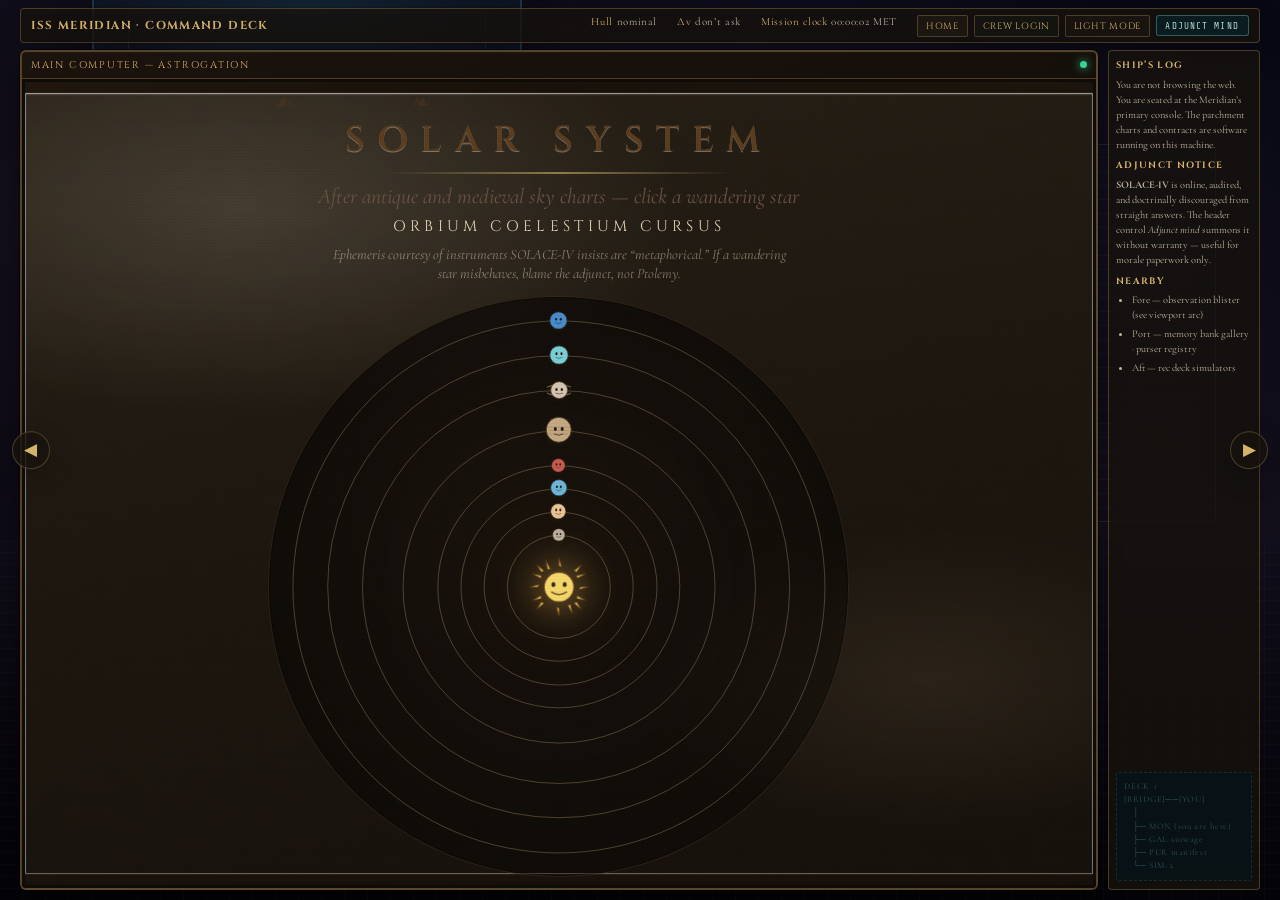
<file: index.html>
<!DOCTYPE html>
<html lang="en">
<head>
    <meta charset="UTF-8">
    <meta name="viewport" content="width=device-width, initial-scale=1, viewport-fit=cover">
    <title>ISS Meridian — bridge</title>
    <link rel="stylesheet" href="ship.css">
</head>
<body class="ship-bridge" data-pov="0">
    <div class="ship-cabin" aria-hidden="true">
        <div class="ship-panorama">
            <div class="ship-panorama__bay ship-panorama__bay--bow">
                <div class="ship-bay__void"></div>
                <div class="ship-bay__stars"></div>
                <div class="ship-bay__window"></div>
                <div class="ship-bay__structure">
                    <div class="ship-bay__rib ship-bay__rib--l"></div>
                    <div class="ship-bay__rib ship-bay__rib--r"></div>
                    <div class="ship-bay__console-glow"></div>
                </div>
                <div class="ship-bay__floor"></div>
            </div>
            <div class="ship-panorama__bay ship-panorama__bay--beam">
                <div class="ship-bay__void ship-bay__void--violet"></div>
                <div class="ship-bay__stars ship-bay__stars--shift"></div>
                <div class="ship-bay__window ship-bay__window--port"></div>
                <div class="ship-bay__structure ship-bay__structure--archive">
                    <div class="ship-bay__rack"></div>
                    <div class="ship-bay__rack ship-bay__rack--2"></div>
                    <div class="ship-bay__pipe"></div>
                </div>
                <div class="ship-bay__floor ship-bay__floor--grid"></div>
            </div>
            <div class="ship-panorama__bay ship-panorama__bay--starboard">
                <div class="ship-bay__void ship-bay__void--warm"></div>
                <div class="ship-bay__stars ship-bay__stars--shift2"></div>
                <div class="ship-bay__window ship-bay__window--narrow"></div>
                <div class="ship-bay__structure ship-bay__structure--sim">
                    <div class="ship-bay__hazard"></div>
                    <div class="ship-bay__duct"></div>
                    <div class="ship-bay__sim-slot"></div>
                </div>
                <div class="ship-bay__floor ship-bay__floor--warn"></div>
            </div>
        </div>
    </div>

    <div class="ship-shell">
        <header class="ship-status">
            <div class="ship-status__ship">ISS Meridian · command deck</div>
            <div class="ship-status__meta">
                <span><strong>Hull</strong> nominal</span>
                <span><strong>Δv</strong> don’t ask</span>
                <span><strong>Mission clock</strong> <span id="ship-mission-clock">00:00:00</span></span>
                <span class="ship-status__controls">
                    <button type="button" id="ship-home-btn" class="ship-home-toggle" aria-label="Open astrogation chart on main computer">Home</button>
                    <button type="button" id="ship-registry-btn" class="ship-registry-toggle" aria-label="Open crew registry on main computer">Crew login</button>
                    <button type="button" id="theme-toggle" class="ship-theme-toggle" aria-label="Toggle dark and light mode">Light mode</button>
                    <button type="button" id="ship-counselor-toggle" class="ship-counselor-toggle" aria-expanded="false" aria-controls="ship-counselor-root" aria-haspopup="dialog">Adjunct mind</button>
                </span>
            </div>
        </header>

        <div class="ship-body">
            <nav class="ship-rail" aria-label="Ship stations">
                <p class="ship-rail__title">Navigate</p>
                <p class="ship-rail__hint">Each station is another console along the arc of the bridge — your view pans with it.</p>
                <button type="button" class="ship-station" data-pov="-1" data-src="gallery.html" data-label="MAIN COMPUTER — MEMORY BANK">
                    Memory bank
                    <small>Port beam · archive wall</small>
                </button>
                <button type="button" class="ship-station" data-pov="-1" data-src="auth.html" data-label="MAIN COMPUTER — PURSER REGISTRY">
                    Purser registry
                    <small>Port · crew manifest terminal</small>
                </button>
                <button type="button" class="ship-station is-active" data-pov="0" data-src="home.html" data-label="MAIN COMPUTER — ASTROGATION">
                    Astrogation
                    <small>Forward · main chart table</small>
                </button>
                <button type="button" class="ship-station" data-pov="1" data-src="games.html" data-label="MAIN COMPUTER — REC DECK">
                    Rec deck
                    <small>Starboard · sim bay</small>
                </button>
            </nav>

            <section class="ship-monitor-wrap" aria-label="Main computer display">
                <div class="ship-monitor-bar">
                    <span class="ship-monitor-bar__label" id="ship-screen-label">MAIN COMPUTER — ASTROGATION</span>
                    <span class="ship-monitor-bar__blink" aria-hidden="true"></span>
                </div>
                <div class="ship-monitor-frame">
                    <iframe
                        class="ship-iframe"
                        id="ship-screen"
                        src="home.html"
                        title="Main computer — astrogation"
                        name="meridianMain"></iframe>
                </div>
            </section>

            <aside class="ship-side" id="ship-side-panel">
                <div class="ship-side-stack">
                <section class="ship-side-panel is-active" data-panel="home">
                    <h3>Ship’s log</h3>
                    <p>You are not browsing the web. You are seated at the Meridian’s primary console. The parchment charts and contracts are software running on this machine.</p>
                    <h3>Adjunct notice</h3>
                    <p><strong>SOLACE-IV</strong> is online, audited, and doctrinally discouraged from straight answers. The header control <em>Adjunct mind</em> summons it without warranty — useful for morale paperwork only.</p>
                    <h3>Nearby</h3>
                    <ul>
                        <li>Fore — observation blister (see viewport arc)</li>
                        <li>Port — memory bank gallery · purser registry</li>
                        <li>Aft — rec deck simulators</li>
                    </ul>
                </section>

                <section class="ship-side-panel" data-panel="gallery">
                    <h3>Curator notes</h3>
                    <p>Memory bank stream is unstable. Captures are tagged by mood, not by date. Treat color drift as part of the artifact.</p>
                    <h3>Highlights</h3>
                    <ul>
                        <li>“Pink tax” nebula remains crew favorite</li>
                        <li>Docking frame still under restoration</li>
                        <li>One entry duplicated by a ghost cache</li>
                    </ul>
                </section>

                <section class="ship-side-panel" data-panel="auth">
                    <h3>Purser’s notice</h3>
                    <p>The manifest terminal does not uplink. Sign-in and registration forms are theatrical — they print receipts on screen and forget everything when you leave.</p>
                    <h3>Standing rules</h3>
                    <ul>
                        <li>Passphrases are not stored in ship memory</li>
                        <li>Call signs are for flavor; the computer does not judge taste</li>
                        <li>Disputes: deck-1 purser window (closed during drills)</li>
                    </ul>
                </section>

                <section class="ship-side-panel" data-panel="games">
                    <h3>Rec deck leaderboard</h3>
                    <p>Unofficial scores recorded by bored crew. Integrity of entries is politely doubtful.</p>
                    <p class="ship-lb-legend"><strong>Event:</strong> reflex ping (single tap, ship clock). <strong>Strikes:</strong> early tap = void run. <strong>Log sync:</strong> MET 204+ · buffer 7C stale.</p>
                    <ol class="ship-leaderboard">
                        <li>
                            <div class="ship-lb-cell">
                                <span class="ship-lb-name">Cmdr. Ylla</span>
                                <span class="ship-lb-detail">Helm · verified · no stim within 6h (claimed)</span>
                            </div>
                            <strong>162 ms</strong>
                        </li>
                        <li>
                            <div class="ship-lb-cell">
                                <span class="ship-lb-name">Deckhand Sol</span>
                                <span class="ship-lb-detail">Cargo · second attempt · witness: nav table cam β</span>
                            </div>
                            <strong>171 ms</strong>
                        </li>
                        <li>
                            <div class="ship-lb-cell">
                                <span class="ship-lb-name">Unit 734-B</span>
                                <span class="ship-lb-detail">Maintenance drone · optical trigger · disputed (human assist?)</span>
                            </div>
                            <strong>179 ms</strong>
                        </li>
                        <li>
                            <div class="ship-lb-cell">
                                <span class="ship-lb-name">Terry (acct.)</span>
                                <span class="ship-lb-detail">Contract accounting · mobile terminal · glare correction filed</span>
                            </div>
                            <strong>188 ms</strong>
                        </li>
                        <li>
                            <div class="ship-lb-cell">
                                <span class="ship-lb-name">Spec. Kiran</span>
                                <span class="ship-lb-detail">Life support · gloves on · “acceptable” per medic note 11-Ω</span>
                            </div>
                            <strong>194 ms</strong>
                        </li>
                        <li>
                            <div class="ship-lb-cell">
                                <span class="ship-lb-name">Anonymous / galley</span>
                                <span class="ship-lb-detail">Grease on panel · run rejected then reinstated by vote</span>
                            </div>
                            <strong>201 ms</strong>
                        </li>
                        <li>
                            <div class="ship-lb-cell">
                                <span class="ship-lb-name">Ens. Mora</span>
                                <span class="ship-lb-detail">Comm array · fatigue tier 2 · best clean run this week</span>
                            </div>
                            <strong>209 ms</strong>
                        </li>
                        <li>
                            <div class="ship-lb-cell">
                                <span class="ship-lb-name">SIM ghost (cache)</span>
                                <span class="ship-lb-detail">No biometric · duplicate Terry row · marked void by purser</span>
                            </div>
                            <strong>—</strong>
                        </li>
                        <li>
                            <div class="ship-lb-cell">
                                <span class="ship-lb-name">You (pending)</span>
                                <span class="ship-lb-detail">Astrogation console · submit on rec deck · notarized by nobody</span>
                            </div>
                            <strong>--</strong>
                        </li>
                    </ol>
                    <p class="ship-lb-foot">Protests to the morale officer. Pair match &amp; orbit lock times live on deck-2 chalkboard (water damage, legibility 62%).</p>
                </section>
                </div>

                <div class="ship-schematic" aria-hidden="true">DECK 1
[BRIDGE]──[YOU]
   │
   ├─ MON (you are here)
   ├─ GAL stowage
   ├─ PUR manifest
   └─ SIM-2</div>
            </aside>
        </div>
    </div>

    <div id="ship-counselor-root" class="ship-counselor" hidden>
        <div class="ship-counselor__backdrop" aria-hidden="true"></div>
        <div
            class="ship-counselor__sheet"
            role="dialog"
            aria-modal="true"
            aria-labelledby="ship-counselor-title"
            tabindex="-1"
        >
            <h2 id="ship-counselor-title" class="ship-counselor__title">SOLACE-IV · adjunct mind</h2>
            <p class="ship-counselor__subtitle">Certified unhelpful assistance · Senate audit pending since 2143</p>
            <p id="ship-counselor-msg" class="ship-counselor__msg" aria-live="polite"></p>
            <p id="ship-counselor-meta" class="ship-counselor__meta"></p>
            <p class="ship-counselor__chips-label">Route grievance by department:</p>
            <div class="ship-counselor__chips">
                <button type="button" class="ship-counselor__chip" data-counselor-topic="astro">Charts &amp; stars</button>
                <button type="button" class="ship-counselor__chip" data-counselor-topic="morale">Morale (defunct)</button>
                <button type="button" class="ship-counselor__chip" data-counselor-topic="providence">Providence</button>
            </div>
            <div class="ship-counselor__actions">
                <button type="button" id="ship-counselor-again" class="ship-counselor__btn ship-counselor__btn--primary">Another verdict</button>
                <button
                    type="button"
                    id="ship-counselor-close"
                    class="ship-counselor__btn ship-counselor__btn--exit"
                    aria-label="Exit and close adjunct mind console"
                >
                    <span class="ship-counselor__exit-glyph" aria-hidden="true">✕</span>
                    <span class="ship-counselor__exit-text">
                        <span class="ship-counselor__exit-label">Exit console</span>
                        <span class="ship-counselor__exit-hint">Leave SOLACE-IV · Esc</span>
                    </span>
                </button>
            </div>
        </div>
    </div>

    <div class="ship-edge-nav" aria-label="Station navigation">
        <button type="button" class="ship-edge-nav__btn ship-edge-nav__btn--left" id="ship-nav-left" aria-label="Previous station">
            ◀
        </button>
        <button type="button" class="ship-edge-nav__btn ship-edge-nav__btn--right" id="ship-nav-right" aria-label="Next station">
            ▶
        </button>
    </div>

    <script src="ship.js" defer></script>
    <script src="ship-counselor.js" defer></script>
</body>
</html>
</file>
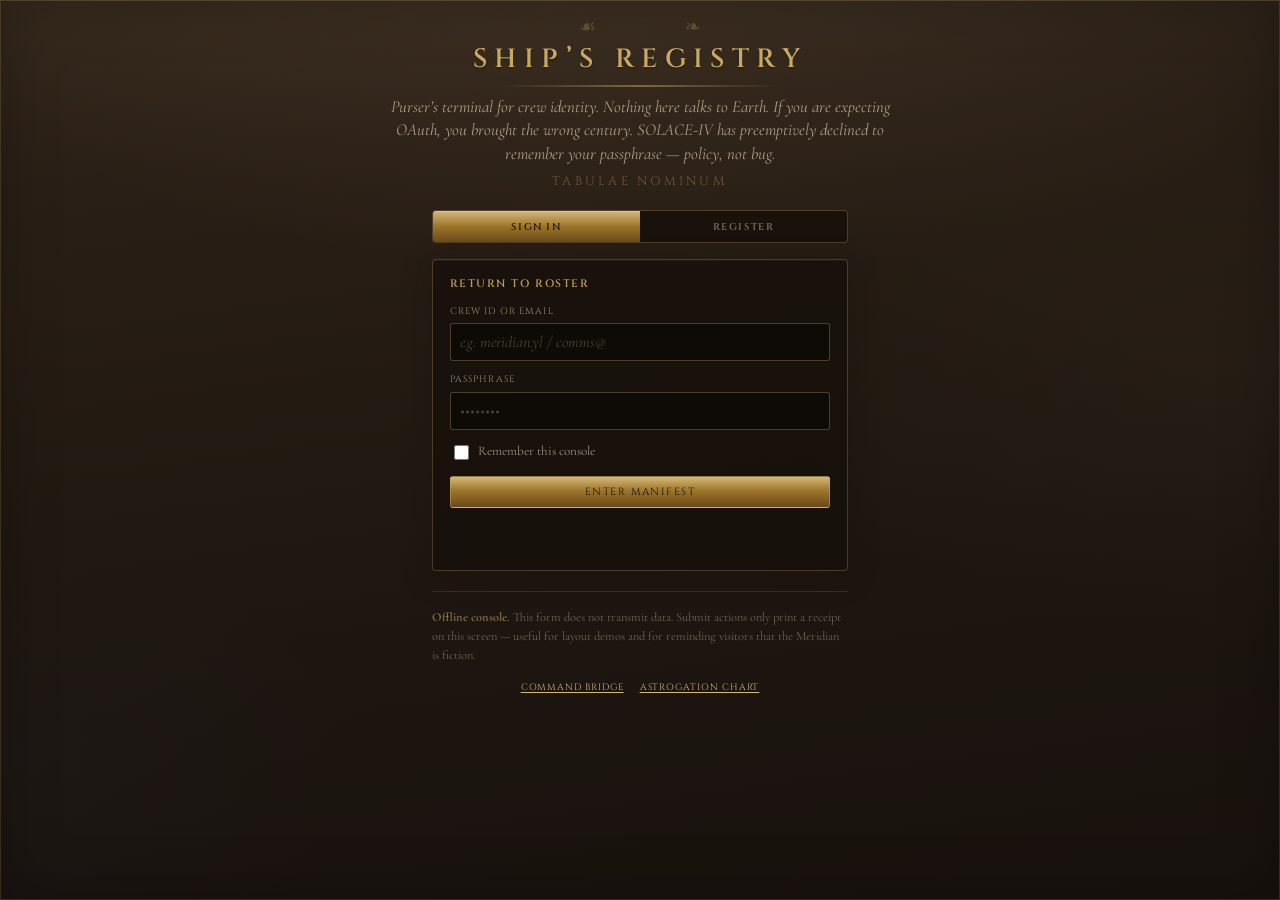
<file: auth.html>
<!DOCTYPE html>
<html lang="en">
<head>
    <meta charset="UTF-8">
    <meta name="viewport" content="width=device-width, initial-scale=1, viewport-fit=cover">
    <title>Ship’s registry — ISS Meridian</title>
    <link rel="stylesheet" href="ship-pages.css">
    <style>
        body.ship-page--auth .ship-page-header {
            max-width: 40rem;
        }

        .auth-main {
            max-width: min(26rem, 100%);
            margin: 0 auto;
            padding-left: env(safe-area-inset-left, 0px);
            padding-right: env(safe-area-inset-right, 0px);
        }

        @media (max-width: 480px) {
            .auth-tabs button {
                min-height: 44px;
                touch-action: manipulation;
            }

            .auth-field input[type="text"],
            .auth-field input[type="email"],
            .auth-field input[type="password"] {
                font-size: 16px;
                min-height: 44px;
            }

            .auth-submit,
            .auth-nav a {
                min-height: 44px;
                touch-action: manipulation;
            }
        }

        .auth-tabs {
            display: flex;
            gap: 0;
            margin-bottom: 1rem;
            border-radius: 4px;
            overflow: hidden;
            border: 1px solid rgba(186, 146, 88, 0.35);
            background: rgba(12, 9, 6, 0.55);
        }

        .auth-tabs button {
            flex: 1;
            margin: 0;
            padding: 0.55rem 0.65rem;
            font-family: Cinzel, serif;
            font-size: 0.62rem;
            font-weight: 600;
            letter-spacing: 0.16em;
            text-transform: uppercase;
            color: rgba(180, 165, 135, 0.65);
            background: transparent;
            border: none;
            cursor: pointer;
            transition:
                color 0.2s ease,
                background 0.2s ease;
        }

        .auth-tabs button:hover {
            color: rgba(232, 197, 110, 0.9);
            background: rgba(201, 169, 98, 0.08);
        }

        .auth-tabs button:focus-visible {
            outline: 2px solid rgba(201, 169, 98, 0.55);
            outline-offset: -2px;
            z-index: 1;
        }

        .auth-tabs button[aria-selected="true"] {
            color: #1a1208;
            background: linear-gradient(180deg, #d4b878 0%, #9a7228 52%, #6b4a1a 100%);
            box-shadow: inset 0 1px 0 rgba(255, 248, 220, 0.25);
        }

        .auth-panel {
            padding: 1rem 1.05rem 1.1rem;
            border-radius: 4px;
            border: 1px solid rgba(186, 146, 88, 0.32);
            background: rgba(22, 16, 11, 0.72);
            box-shadow:
                0 6px 28px rgba(25, 18, 12, 0.4),
                inset 0 1px 0 rgba(255, 248, 220, 0.04);
        }

        .auth-panel[hidden] {
            display: none;
        }

        .auth-panel h2 {
            margin: 0 0 0.75rem;
            font-family: Cinzel, serif;
            font-weight: 600;
            font-size: 0.68rem;
            letter-spacing: 0.14em;
            text-transform: uppercase;
            color: rgba(201, 169, 98, 0.92);
        }

        .auth-field {
            margin-bottom: 0.75rem;
        }

        .auth-field label {
            display: block;
            margin-bottom: 0.3rem;
            font-family: Cinzel, serif;
            font-size: 0.58rem;
            letter-spacing: 0.12em;
            text-transform: uppercase;
            color: rgba(200, 185, 155, 0.72);
        }

        .auth-field input[type="text"],
        .auth-field input[type="email"],
        .auth-field input[type="password"] {
            width: 100%;
            padding: 0.5rem 0.55rem;
            font-family: "Cormorant Garamond", Georgia, serif;
            font-size: 1rem;
            color: #f2e8d4;
            background: rgba(10, 8, 6, 0.65);
            border: 1px solid rgba(176, 140, 88, 0.4);
            border-radius: 3px;
            transition: border-color 0.2s ease, box-shadow 0.2s ease;
        }

        .auth-field input::placeholder {
            color: rgba(180, 165, 140, 0.35);
            font-style: italic;
        }

        .auth-field input:focus {
            outline: none;
            border-color: rgba(201, 169, 98, 0.55);
            box-shadow: 0 0 0 2px rgba(201, 169, 98, 0.15);
        }

        .auth-row {
            display: flex;
            align-items: center;
            justify-content: space-between;
            gap: 0.5rem;
            flex-wrap: wrap;
            margin: 0.5rem 0 0.85rem;
        }

        .auth-check {
            display: flex;
            align-items: center;
            gap: 0.4rem;
            cursor: pointer;
            font-size: 0.82rem;
            color: rgba(200, 185, 158, 0.78);
        }

        .auth-check input {
            width: 0.95rem;
            height: 0.95rem;
            accent-color: #c9a962;
        }

        .auth-submit {
            display: block;
            width: 100%;
            margin-top: 0.25rem;
            padding: 0.5rem 0.85rem;
            font-family: Cinzel, serif;
            font-size: 0.65rem;
            letter-spacing: 0.14em;
            text-transform: uppercase;
            color: #1a1208;
            background: linear-gradient(180deg, #d4b878 0%, #9a7228 48%, #6b4a1a 100%);
            border: 1px solid rgba(201, 169, 98, 0.5);
            border-radius: 3px;
            cursor: pointer;
            transition: filter 0.15s ease;
        }

        .auth-submit:hover,
        .auth-submit:focus-visible {
            filter: brightness(1.08);
            outline: none;
        }

        .auth-submit:focus-visible {
            box-shadow: 0 0 0 2px rgba(18, 12, 8, 0.9), 0 0 0 4px rgba(201, 169, 98, 0.4);
        }

        .auth-msg {
            margin-top: 0.85rem;
            min-height: 1.35em;
            font-size: 0.82rem;
            font-style: italic;
            line-height: 1.45;
            color: #d4b878;
        }

        .auth-msg.is-warn {
            color: #e8b8a8;
        }

        .auth-msg.is-ok {
            color: #b8d4a8;
        }

        .auth-foot {
            margin-top: 1.25rem;
            padding-top: 1rem;
            border-top: 1px solid rgba(186, 146, 88, 0.18);
            font-size: 0.78rem;
            line-height: 1.5;
            color: rgba(180, 165, 140, 0.55);
        }

        .auth-foot strong {
            font-weight: 600;
            color: rgba(201, 169, 98, 0.65);
        }

        .auth-nav {
            margin-top: 1rem;
            display: flex;
            flex-wrap: wrap;
            gap: 0.65rem 1rem;
            justify-content: center;
            font-size: 0.82rem;
        }

        .auth-nav a {
            font-family: Cinzel, serif;
            font-size: 0.58rem;
            letter-spacing: 0.1em;
            text-transform: uppercase;
        }

        body.ship-page[data-theme="light"] .auth-tabs {
            border-color: rgba(130, 95, 55, 0.32);
            background: rgba(255, 252, 246, 0.65);
        }

        body.ship-page[data-theme="light"] .auth-tabs button {
            color: rgba(82, 62, 40, 0.65);
        }

        body.ship-page[data-theme="light"] .auth-tabs button:hover {
            color: #5c3d1e;
            background: rgba(201, 169, 98, 0.12);
        }

        body.ship-page[data-theme="light"] .auth-tabs button[aria-selected="true"] {
            color: #2a1a0c;
        }

        body.ship-page[data-theme="light"] .auth-panel {
            background: rgba(247, 240, 224, 0.88);
            border-color: rgba(130, 95, 55, 0.3);
            box-shadow: 0 6px 22px rgba(90, 60, 28, 0.1);
        }

        body.ship-page[data-theme="light"] .auth-panel h2 {
            color: #8b5e2b;
        }

        body.ship-page[data-theme="light"] .auth-field label {
            color: rgba(74, 56, 36, 0.78);
        }

        body.ship-page[data-theme="light"] .auth-field input[type="text"],
        body.ship-page[data-theme="light"] .auth-field input[type="email"],
        body.ship-page[data-theme="light"] .auth-field input[type="password"] {
            color: #3d2914;
            background: rgba(255, 252, 246, 0.92);
            border-color: rgba(130, 95, 55, 0.35);
        }

        body.ship-page[data-theme="light"] .auth-check {
            color: rgba(74, 56, 36, 0.82);
        }

        body.ship-page[data-theme="light"] .auth-foot {
            color: rgba(74, 56, 36, 0.55);
        }

        body.ship-page[data-theme="light"] .auth-foot strong {
            color: rgba(107, 74, 40, 0.75);
        }

        body.ship-page[data-theme="light"] .auth-msg.is-warn {
            color: #8b4034;
        }

        body.ship-page[data-theme="light"] .auth-msg.is-ok {
            color: #3d6230;
        }
    </style>
</head>
<body class="ship-page ship-page--auth">
    <header class="ship-page-header">
        <p class="ship-page-ornaments" aria-hidden="true">☙ ❧</p>
        <h1>Ship’s registry</h1>
        <hr class="ship-page-rule" aria-hidden="true" />
        <p class="ship-page-lede">Purser’s terminal for crew identity. Nothing here talks to Earth. If you are expecting OAuth, you brought the wrong century. SOLACE-IV has preemptively declined to remember your passphrase — policy, not bug.</p>
        <span class="ship-page-tag">Tabulae nominum</span>
    </header>

    <main class="auth-main" aria-label="Sign in or register">
        <div class="auth-tabs" role="tablist" aria-label="Registry mode">
            <button type="button" role="tab" id="auth-tab-login" aria-selected="true" aria-controls="auth-panel-login">Sign in</button>
            <button type="button" role="tab" id="auth-tab-register" aria-selected="false" aria-controls="auth-panel-register">Register</button>
        </div>

        <div class="auth-panel" id="auth-panel-login" role="tabpanel" aria-labelledby="auth-tab-login">
            <h2>Return to roster</h2>
            <form id="form-login" novalidate>
                <div class="auth-field">
                    <label for="login-id">Crew ID or email</label>
                    <input type="text" id="login-id" name="login-id" autocomplete="username" placeholder="e.g. meridian.yl / comms@" />
                </div>
                <div class="auth-field">
                    <label for="login-pass">Passphrase</label>
                    <input type="password" id="login-pass" name="login-pass" autocomplete="current-password" placeholder="••••••••" />
                </div>
                <div class="auth-row">
                    <label class="auth-check">
                        <input type="checkbox" id="login-remember" name="remember" />
                        <span>Remember this console</span>
                    </label>
                </div>
                <button type="submit" class="auth-submit">Enter manifest</button>
                <p class="auth-msg" id="msg-login" role="status" aria-live="polite"></p>
            </form>
        </div>

        <div class="auth-panel" id="auth-panel-register" role="tabpanel" aria-labelledby="auth-tab-register" hidden>
            <h2>New filing</h2>
            <form id="form-register" novalidate>
                <div class="auth-field">
                    <label for="reg-name">Call sign</label>
                    <input type="text" id="reg-name" name="callsign" autocomplete="nickname" placeholder="How the log will cite you" />
                </div>
                <div class="auth-field">
                    <label for="reg-email">Shipboard email</label>
                    <input type="email" id="reg-email" name="email" autocomplete="email" placeholder="you@meridian.local" />
                </div>
                <div class="auth-field">
                    <label for="reg-pass">Passphrase</label>
                    <input type="password" id="reg-pass" name="password" autocomplete="new-password" placeholder="Eight characters or more" minlength="8" />
                </div>
                <div class="auth-field">
                    <label for="reg-pass2">Confirm passphrase</label>
                    <input type="password" id="reg-pass2" name="password2" autocomplete="new-password" placeholder="Again" minlength="8" />
                </div>
                <button type="submit" class="auth-submit">File credentials</button>
                <p class="auth-msg" id="msg-register" role="status" aria-live="polite"></p>
            </form>
        </div>

        <p class="auth-foot">
            <strong>Offline console.</strong> This form does not transmit data. Submit actions only print a receipt on this screen — useful for layout demos and for reminding visitors that the Meridian is fiction.
        </p>

        <nav class="auth-nav" aria-label="Leave registry">
            <a href="index.html" target="_top">Command bridge</a>
            <a href="home.html">Astrogation chart</a>
        </nav>
    </main>

    <script src="theme-sync.js"></script>
    <script>
        (function () {
            "use strict";

            var tabLogin = document.getElementById("auth-tab-login");
            var tabRegister = document.getElementById("auth-tab-register");
            var panelLogin = document.getElementById("auth-panel-login");
            var panelRegister = document.getElementById("auth-panel-register");
            var formLogin = document.getElementById("form-login");
            var formRegister = document.getElementById("form-register");
            var msgLogin = document.getElementById("msg-login");
            var msgRegister = document.getElementById("msg-register");

            function selectTab(register) {
                tabLogin.setAttribute("aria-selected", register ? "false" : "true");
                tabRegister.setAttribute("aria-selected", register ? "true" : "false");
                panelLogin.hidden = !!register;
                panelRegister.hidden = !register;
                if (!register) {
                    msgRegister.textContent = "";
                    msgRegister.className = "auth-msg";
                } else {
                    msgLogin.textContent = "";
                    msgLogin.className = "auth-msg";
                }
            }

            tabLogin.addEventListener("click", function () {
                selectTab(false);
            });
            tabRegister.addEventListener("click", function () {
                selectTab(true);
            });

            function stamp() {
                var d = new Date();
                return (
                    String(d.getHours()).padStart(2, "0") +
                    ":" +
                    String(d.getMinutes()).padStart(2, "0") +
                    " MET · stamp " +
                    Math.random().toString(36).slice(2, 8).toUpperCase()
                );
            }

            formLogin.addEventListener("submit", function (e) {
                e.preventDefault();
                var id = document.getElementById("login-id").value.trim();
                var pass = document.getElementById("login-pass").value;
                msgLogin.className = "auth-msg";
                if (!id || !pass) {
                    msgLogin.classList.add("is-warn");
                    msgLogin.textContent = "Purser refuses empty fields. Try again.";
                    return;
                }
                msgLogin.classList.add("is-ok");
                msgLogin.textContent =
                    "Receipt: session not created (no uplink). Your credentials were read once and discarded. " + stamp();
            });

            formRegister.addEventListener("submit", function (e) {
                e.preventDefault();
                var name = document.getElementById("reg-name").value.trim();
                var email = document.getElementById("reg-email").value.trim();
                var p1 = document.getElementById("reg-pass").value;
                var p2 = document.getElementById("reg-pass2").value;
                msgRegister.className = "auth-msg";
                if (!name || !email || !p1 || !p2) {
                    msgRegister.classList.add("is-warn");
                    msgRegister.textContent = "Incomplete filing. All lines must be inked.";
                    return;
                }
                if (p1 !== p2) {
                    msgRegister.classList.add("is-warn");
                    msgRegister.textContent = "Passphrases do not match. The computer notices these things.";
                    return;
                }
                if (p1.length < 8) {
                    msgRegister.classList.add("is-warn");
                    msgRegister.textContent = "Passphrase too short — eight glyphs minimum, per standing order.";
                    return;
                }
                msgRegister.classList.add("is-ok");
                msgRegister.textContent =
                    "Receipt: no account stored. Call sign «" +
                    name +
                    "» would be handsome on a badge, but this heap saves nothing. " +
                    stamp();
            });

            if (window.self !== window.top) {
                var authNav = document.querySelector(".auth-nav");
                if (authNav) authNav.hidden = true;
            }
        })();
    </script>
</body>
</html>
</file>
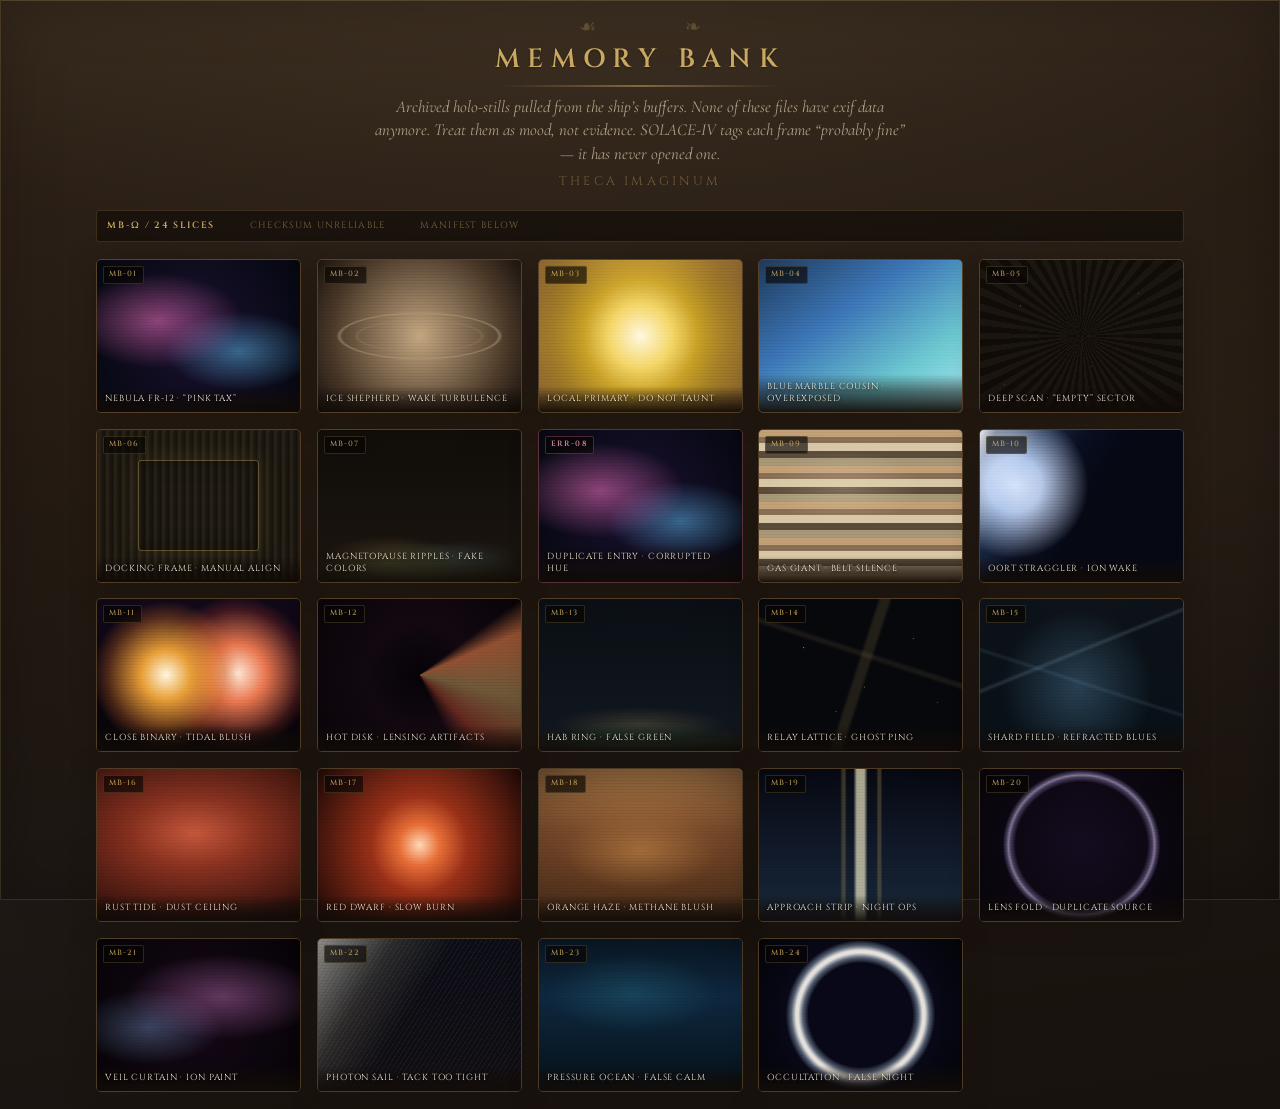
<file: gallery.html>
<!DOCTYPE html>
<html lang="en">
<head>
    <meta charset="UTF-8">
    <meta name="viewport" content="width=device-width, initial-scale=1, viewport-fit=cover">
    <title>Memory bank — ISS Meridian</title>
    <link rel="stylesheet" href="ship-pages.css">
    <style>
        body.ship-page--gallery .ship-page-header {
            max-width: 44rem;
        }

        .gal-main {
            max-width: 68rem;
            margin: 0 auto;
        }

        .gal-index-line {
            display: flex;
            flex-wrap: wrap;
            align-items: center;
            gap: 0.5rem 1rem;
            margin: 0 0 1.1rem;
            padding: 0.5rem 0.65rem;
            font-family: Cinzel, serif;
            font-size: 0.58rem;
            letter-spacing: 0.14em;
            text-transform: uppercase;
            color: rgba(201, 169, 98, 0.55);
            background: rgba(12, 9, 6, 0.55);
            border: 1px solid rgba(186, 146, 88, 0.22);
            border-radius: 3px;
        }

        .gal-index-line strong {
            font-weight: 600;
            color: rgba(232, 197, 110, 0.88);
            letter-spacing: 0.18em;
        }

        .gal-index-line span.sep {
            opacity: 0.35;
            letter-spacing: 0.08em;
        }

        .gal-grid {
            display: grid;
            grid-template-columns: repeat(auto-fill, minmax(min(100%, 168px), 1fr));
            gap: clamp(0.65rem, 2vw, 1rem);
        }

        @media (min-width: 520px) {
            .gal-grid {
                grid-template-columns: repeat(auto-fill, minmax(200px, 1fr));
            }
        }

        .gal-card {
            position: relative;
            margin: 0;
            aspect-ratio: 4 / 3;
            border-radius: 5px;
            overflow: hidden;
            border: 1px solid rgba(186, 146, 88, 0.32);
            box-shadow:
                0 4px 24px rgba(25, 18, 12, 0.5),
                inset 0 1px 0 rgba(255, 248, 220, 0.06);
            cursor: default;
            outline: none;
            touch-action: manipulation;
            transition:
                transform 0.45s cubic-bezier(0.22, 1, 0.36, 1),
                box-shadow 0.45s ease,
                border-color 0.35s ease;
            animation: gal-card-reveal 0.7s cubic-bezier(0.22, 1, 0.36, 1) both;
        }

        .gal-card:nth-child(1) { animation-delay: 0.04s; }
        .gal-card:nth-child(2) { animation-delay: 0.08s; }
        .gal-card:nth-child(3) { animation-delay: 0.12s; }
        .gal-card:nth-child(4) { animation-delay: 0.16s; }
        .gal-card:nth-child(5) { animation-delay: 0.2s; }
        .gal-card:nth-child(6) { animation-delay: 0.24s; }
        .gal-card:nth-child(7) { animation-delay: 0.28s; }
        .gal-card:nth-child(8) { animation-delay: 0.32s; }
        .gal-card:nth-child(9) { animation-delay: 0.36s; }
        .gal-card:nth-child(10) { animation-delay: 0.4s; }
        .gal-card:nth-child(11) { animation-delay: 0.44s; }
        .gal-card:nth-child(12) { animation-delay: 0.48s; }
        .gal-card:nth-child(13) { animation-delay: 0.52s; }
        .gal-card:nth-child(14) { animation-delay: 0.56s; }
        .gal-card:nth-child(15) { animation-delay: 0.6s; }
        .gal-card:nth-child(16) { animation-delay: 0.64s; }
        .gal-card:nth-child(17) { animation-delay: 0.68s; }
        .gal-card:nth-child(18) { animation-delay: 0.72s; }
        .gal-card:nth-child(19) { animation-delay: 0.76s; }
        .gal-card:nth-child(20) { animation-delay: 0.8s; }
        .gal-card:nth-child(21) { animation-delay: 0.84s; }
        .gal-card:nth-child(22) { animation-delay: 0.88s; }
        .gal-card:nth-child(23) { animation-delay: 0.92s; }
        .gal-card:nth-child(24) { animation-delay: 0.96s; }

        @keyframes gal-card-reveal {
            from {
                opacity: 0;
                transform: translateY(14px) scale(0.98);
            }
            to {
                opacity: 1;
                transform: translateY(0) scale(1);
            }
        }

        @media (hover: hover) and (pointer: fine) {
            .gal-card:hover {
                transform: translateY(-5px) scale(1.02);
                border-color: rgba(232, 197, 110, 0.45);
                box-shadow:
                    0 14px 40px rgba(25, 18, 12, 0.55),
                    0 0 0 1px rgba(201, 169, 98, 0.15),
                    inset 0 1px 0 rgba(255, 248, 220, 0.1);
            }
        }

        .gal-card:focus-visible {
            transform: translateY(-3px);
            border-color: rgba(232, 197, 110, 0.75);
            box-shadow:
                0 0 0 2px rgba(18, 12, 8, 0.95),
                0 0 0 4px rgba(201, 169, 98, 0.55),
                0 12px 32px rgba(25, 18, 12, 0.45);
        }

        .gal-card__viz {
            position: absolute;
            inset: 0;
        }

        /* Holo-still scan texture */
        .gal-card__viz::before {
            content: "";
            position: absolute;
            inset: 0;
            z-index: 1;
            pointer-events: none;
            opacity: 0.12;
            background: repeating-linear-gradient(
                0deg,
                transparent,
                transparent 2px,
                rgba(0, 0, 0, 0.45) 2px,
                rgba(0, 0, 0, 0.45) 3px
            );
            mix-blend-mode: overlay;
        }

        .gal-card__viz::after {
            content: "";
            position: absolute;
            inset: 0;
            z-index: 2;
            pointer-events: none;
            opacity: 0.35;
            background: radial-gradient(ellipse 100% 80% at 50% 0%, rgba(255, 248, 235, 0.08), transparent 55%);
            mix-blend-mode: soft-light;
        }

        .gal-card__meta {
            position: absolute;
            top: 0.35rem;
            left: 0.35rem;
            z-index: 3;
            padding: 0.15rem 0.35rem;
            font-family: Cinzel, serif;
            font-size: 0.48rem;
            font-weight: 600;
            letter-spacing: 0.14em;
            color: rgba(232, 197, 110, 0.65);
            background: rgba(8, 6, 4, 0.65);
            border: 1px solid rgba(201, 169, 98, 0.2);
            border-radius: 2px;
        }

        .gal-card__cap {
            position: absolute;
            left: 0;
            right: 0;
            bottom: 0;
            z-index: 4;
            padding: 0.45rem 0.5rem 0.4rem;
            font-family: Cinzel, serif;
            font-size: 0.55rem;
            letter-spacing: 0.1em;
            line-height: 1.35;
            text-transform: uppercase;
            color: #f2e8d4;
            text-shadow: 0 1px 3px rgba(0, 0, 0, 0.85);
            background: linear-gradient(0deg, rgba(18, 12, 8, 0.94) 0%, rgba(18, 12, 8, 0.5) 55%, transparent 100%);
        }

        .gal-card--nebula .gal-card__viz {
            background:
                radial-gradient(ellipse 80% 60% at 30% 40%, rgba(255, 120, 200, 0.52) 0%, transparent 52%),
                radial-gradient(ellipse 70% 50% at 70% 60%, rgba(100, 200, 255, 0.48) 0%, transparent 52%),
                radial-gradient(circle at 50% 50%, #1a1030 0%, #050810 100%);
            animation: gal-nebula-drift 14s ease-in-out infinite alternate;
        }

        @keyframes gal-nebula-drift {
            from {
                filter: hue-rotate(0deg) saturate(1);
            }
            to {
                filter: hue-rotate(12deg) saturate(1.08);
            }
        }

        .gal-card--rings .gal-card__viz {
            background:
                radial-gradient(ellipse 100% 38% at 50% 50%, transparent 38%, rgba(200, 180, 140, 0.42) 39.5%, transparent 41%),
                radial-gradient(ellipse 85% 28% at 50% 50%, transparent 35%, rgba(180, 160, 120, 0.22) 36%, transparent 38%),
                radial-gradient(circle at 50% 50%, #c4a882 0%, #4a3828 70%, #1a1410 100%);
        }

        .gal-card--sun .gal-card__viz {
            background:
                radial-gradient(circle at 50% 50%, #fff8e0 0%, #f4d76a 25%, #c9a227 45%, #5c3d1e 100%);
            box-shadow: inset 0 0 48px rgba(255, 200, 100, 0.42);
            animation: gal-sun-breathe 5s ease-in-out infinite;
        }

        @keyframes gal-sun-breathe {
            0%, 100% {
                filter: brightness(1);
            }
            50% {
                filter: brightness(1.06);
            }
        }

        .gal-card--ice .gal-card__viz {
            background:
                linear-gradient(145deg, #1e3a5c 0%, #3d78b8 38%, #6ec8d0 72%, #a8e8f0 100%);
        }

        .gal-card--void .gal-card__viz {
            background:
                radial-gradient(1px 1px at 20% 30%, rgba(255, 255, 255, 0.35), transparent),
                radial-gradient(1px 1px at 78% 22%, rgba(200, 220, 255, 0.25), transparent),
                radial-gradient(1px 1px at 55% 70%, rgba(255, 255, 255, 0.2), transparent),
                radial-gradient(1px 1px at 12% 82%, rgba(255, 250, 220, 0.18), transparent),
                repeating-conic-gradient(from 0deg at 50% 50%, #100c08 0deg 4deg, #1a1610 4deg 8deg);
            opacity: 0.97;
        }

        .gal-card--station .gal-card__viz {
            background:
                linear-gradient(90deg, #1e1810 0%, #2a2418 30%, #1e1810 60%, #12100c 100%);
            background-size: 8px 100%;
            box-shadow: inset 0 0 0 1px rgba(40, 32, 24, 0.5);
        }

        .gal-card--station .gal-card__viz::after {
            background:
                radial-gradient(ellipse 100% 80% at 50% 0%, rgba(255, 248, 235, 0.06), transparent 55%),
                linear-gradient(180deg, transparent 40%, rgba(201, 169, 98, 0.06) 100%);
        }

        .gal-card--station .gal-card__ring {
            position: absolute;
            inset: 20%;
            z-index: 1;
            border: 1px solid rgba(201, 169, 98, 0.38);
            border-radius: 3px;
            box-shadow:
                0 0 24px rgba(201, 169, 98, 0.14),
                inset 0 0 20px rgba(0, 0, 0, 0.35);
            pointer-events: none;
        }

        .gal-card--aurora .gal-card__viz {
            background:
                radial-gradient(ellipse 100% 45% at 50% 100%, rgba(160, 220, 140, 0.32) 0%, transparent 58%),
                radial-gradient(ellipse 70% 35% at 35% 88%, rgba(201, 169, 98, 0.28) 0%, transparent 52%),
                radial-gradient(ellipse 60% 25% at 72% 85%, rgba(120, 180, 220, 0.2) 0%, transparent 48%),
                linear-gradient(180deg, #100c08 0%, #1c1610 100%);
            animation: gal-aurora-shift 18s ease-in-out infinite alternate;
        }

        @keyframes gal-aurora-shift {
            from {
                filter: hue-rotate(-6deg);
            }
            to {
                filter: hue-rotate(10deg);
            }
        }

        .gal-card--ghost {
            border-color: rgba(200, 100, 140, 0.35);
        }

        .gal-card--ghost .gal-card__viz {
            animation: gal-ghost-drift 10s ease-in-out infinite alternate;
        }

        @keyframes gal-ghost-drift {
            from {
                filter: hue-rotate(125deg) saturate(1.05);
            }
            to {
                filter: hue-rotate(165deg) saturate(1.18);
            }
        }

        .gal-card--ghost .gal-card__meta {
            color: rgba(255, 160, 180, 0.85);
            border-color: rgba(200, 100, 120, 0.35);
        }

        .gal-card--ghost:hover {
            border-color: rgba(255, 140, 170, 0.5);
        }

        /* Gas giant — banded atmosphere */
        .gal-card--storm .gal-card__viz {
            background:
                radial-gradient(ellipse 70% 45% at 42% 38%, rgba(255, 236, 200, 0.22), transparent 55%),
                repeating-linear-gradient(
                    180deg,
                    #c2a078 0px,
                    #c2a078 7px,
                    #8a7055 7px,
                    #8a7055 13px,
                    #d8c8a8 13px,
                    #d8c8a8 21px,
                    #5c4c3c 21px,
                    #5c4c3c 28px,
                    #a89878 28px,
                    #a89878 36px
                ),
                #2a2418;
        }

        /* Comet — nucleus and ion tail */
        .gal-card--comet .gal-card__viz {
            background:
                linear-gradient(
                    118deg,
                    rgba(255, 255, 255, 0.92) 0%,
                    rgba(210, 228, 255, 0.45) 6%,
                    rgba(90, 150, 230, 0.22) 22%,
                    rgba(40, 80, 160, 0.08) 38%,
                    transparent 52%
                ),
                radial-gradient(circle at 17% 36%, #f6f8ff 0%, #c8d4ec 14%, transparent 38%),
                #060814;
        }

        /* Close binary */
        .gal-card--binary .gal-card__viz {
            background:
                radial-gradient(circle at 34% 50%, #fff6e0 0%, #e8a038 16%, rgba(200, 100, 40, 0.35) 38%, transparent 48%),
                radial-gradient(circle at 69% 49%, #ffe8d8 0%, #e87850 18%, rgba(180, 60, 50, 0.28) 40%, transparent 48%),
                linear-gradient(180deg, #100818 0%, #060408 100%);
            animation: gal-binary-pulse 9s ease-in-out infinite alternate;
        }

        @keyframes gal-binary-pulse {
            from {
                filter: brightness(1);
            }
            to {
                filter: brightness(1.07);
            }
        }

        /* Accretion disk */
        .gal-card--accretion .gal-card__viz {
            background:
                conic-gradient(
                    from 25deg at 50% 50%,
                    transparent 0deg 28deg,
                    rgba(255, 140, 80, 0.55) 42deg,
                    rgba(255, 210, 120, 0.4) 78deg,
                    rgba(255, 100, 60, 0.35) 110deg,
                    transparent 130deg 360deg
                ),
                radial-gradient(circle at 50% 50%, #050308 0%, #120810 42%, #080408 100%);
        }

        /* Hab ring */
        .gal-card--hab .gal-card__viz {
            background:
                radial-gradient(ellipse 130% 38% at 50% 100%, rgba(90, 170, 95, 0.38), transparent 52%),
                radial-gradient(ellipse 70% 18% at 50% 82%, rgba(201, 169, 98, 0.2), transparent 60%),
                linear-gradient(180deg, #0a0e14 0%, #121820 100%);
            animation: gal-hab-flicker 12s ease-in-out infinite alternate;
        }

        @keyframes gal-hab-flicker {
            from {
                filter: hue-rotate(-4deg) saturate(1);
            }
            to {
                filter: hue-rotate(6deg) saturate(1.06);
            }
        }

        /* Relay lattice */
        .gal-card--relay .gal-card__viz {
            background:
                linear-gradient(108deg, transparent 47%, rgba(201, 169, 98, 0.14) 48.5%, rgba(201, 169, 98, 0.14) 51.5%, transparent 53%),
                linear-gradient(18deg, transparent 58%, rgba(201, 169, 98, 0.1) 59.5%, rgba(201, 169, 98, 0.1) 60.5%, transparent 62%),
                radial-gradient(1px 1px at 22% 32%, rgba(255, 248, 220, 0.55), transparent),
                radial-gradient(1px 1px at 76% 26%, rgba(180, 210, 255, 0.5), transparent),
                radial-gradient(1px 1px at 52% 58%, rgba(232, 197, 110, 0.48), transparent),
                radial-gradient(1px 1px at 38% 74%, rgba(255, 255, 255, 0.32), transparent),
                radial-gradient(1px 1px at 88% 68%, rgba(200, 230, 255, 0.28), transparent),
                #06080c;
        }

        /* Crystal field */
        .gal-card--crystal .gal-card__viz {
            background:
                linear-gradient(158deg, transparent 38%, rgba(190, 230, 255, 0.14) 39.5%, transparent 41%),
                linear-gradient(198deg, transparent 52%, rgba(160, 210, 255, 0.1) 53.5%, transparent 55%),
                radial-gradient(ellipse 55% 75% at 48% 58%, rgba(120, 190, 240, 0.28), transparent 68%),
                linear-gradient(180deg, #0c1218 0%, #081018 100%);
        }

        /* Rust world */
        .gal-card--rust .gal-card__viz {
            background:
                radial-gradient(ellipse 88% 65% at 48% 42%, #c4583c 0%, #8a3220 35%, #4a1a12 78%, #120808 100%);
            box-shadow: inset 0 0 36px rgba(80, 30, 20, 0.35);
        }

        /* Red dwarf */
        .gal-card--dwarf .gal-card__viz {
            background:
                radial-gradient(circle at 50% 50%, #ffd8b8 0%, #e87038 16%, #9a3018 38%, #1a0806 100%);
            animation: gal-dwarf-dim 11s ease-in-out infinite alternate;
        }

        @keyframes gal-dwarf-dim {
            from {
                filter: brightness(1);
            }
            to {
                filter: brightness(0.93);
            }
        }

        /* Haze moon */
        .gal-card--titan .gal-card__viz {
            background:
                radial-gradient(ellipse 100% 68% at 50% 54%, rgba(255, 175, 85, 0.48) 0%, rgba(195, 115, 45, 0.28) 38%, rgba(72, 48, 32, 0.9) 100%),
                linear-gradient(180deg, #c09055 0%, #5a3828 42%, #1c100c 100%);
        }

        /* Approach strip */
        .gal-card--runway .gal-card__viz {
            background:
                linear-gradient(90deg, transparent 46.5%, rgba(255, 248, 210, 0.65) 48.2%, rgba(255, 248, 210, 0.65) 51.8%, transparent 53.5%),
                linear-gradient(90deg, transparent 40%, rgba(232, 197, 110, 0.22) 41.2%, rgba(232, 197, 110, 0.22) 42.2%, transparent 43.2%),
                linear-gradient(90deg, transparent 57.8%, rgba(232, 197, 110, 0.22) 58.8%, rgba(232, 197, 110, 0.22) 59.8%, transparent 60.8%),
                linear-gradient(180deg, #060810 0%, #101828 48%, #182838 100%);
        }

        /* Gravitational lens arc */
        .gal-card--fold .gal-card__viz {
            background:
                radial-gradient(ellipse 72% 92% at 50% 50%, transparent 45%, rgba(195, 175, 255, 0.32) 48.5%, rgba(238, 220, 255, 0.52) 50%, rgba(195, 175, 255, 0.32) 51.5%, transparent 54%),
                radial-gradient(circle at 50% 50%, #140c20 0%, #060408 100%);
        }

        /* Veil nebula */
        .gal-card--veil .gal-card__viz {
            background:
                radial-gradient(ellipse 88% 52% at 62% 38%, rgba(220, 130, 210, 0.4) 0%, transparent 54%),
                radial-gradient(ellipse 68% 48% at 26% 58%, rgba(150, 195, 255, 0.32) 0%, transparent 52%),
                radial-gradient(circle at 50% 50%, #160818 0%, #050306 100%);
            animation: gal-veil-drift 16s ease-in-out infinite alternate;
        }

        @keyframes gal-veil-drift {
            from {
                filter: hue-rotate(-8deg);
            }
            to {
                filter: hue-rotate(10deg);
            }
        }

        /* Photon sail */
        .gal-card--sails .gal-card__viz {
            background:
                linear-gradient(122deg, rgba(255, 252, 238, 0.52) 0%, rgba(228, 215, 175, 0.14) 26%, transparent 46%),
                repeating-linear-gradient(122deg, transparent, transparent 3px, rgba(201, 169, 98, 0.07) 3px, rgba(201, 169, 98, 0.07) 4px),
                linear-gradient(180deg, #0a0c16 0%, #100e14 100%);
            animation: gal-sail-shim 14s ease-in-out infinite alternate;
        }

        @keyframes gal-sail-shim {
            from {
                filter: brightness(1);
            }
            to {
                filter: brightness(1.11);
            }
        }

        /* Pressure ocean */
        .gal-card--depth .gal-card__viz {
            background:
                radial-gradient(ellipse 78% 48% at 46% 36%, rgba(70, 195, 215, 0.18), transparent 54%),
                linear-gradient(180deg, #081420 0%, #0e2840 38%, #061018 100%);
        }

        /* Eclipse corona */
        .gal-card--eclipse .gal-card__viz {
            background:
                radial-gradient(circle at 50% 50%, #080818 0%, #080818 41%, rgba(170, 205, 255, 0.42) 45.5%, rgba(255, 252, 248, 0.88) 49%, rgba(255, 252, 248, 0.88) 51%, rgba(170, 205, 255, 0.42) 54.5%, #080818 59%, #030306 100%);
        }

        body.ship-page[data-theme="light"] .gal-index-line {
            color: rgba(92, 61, 30, 0.65);
            background: rgba(255, 252, 246, 0.72);
            border-color: rgba(130, 95, 55, 0.28);
        }

        body.ship-page[data-theme="light"] .gal-index-line strong {
            color: #6b4a28;
        }

        body.ship-page[data-theme="light"] .gal-card {
            border-color: rgba(120, 95, 58, 0.32);
            box-shadow:
                0 4px 18px rgba(90, 60, 28, 0.14),
                inset 0 1px 0 rgba(255, 255, 255, 0.35);
        }

        body.ship-page[data-theme="light"] .gal-card:hover {
            box-shadow:
                0 14px 36px rgba(90, 60, 28, 0.18),
                0 0 0 1px rgba(201, 169, 98, 0.2),
                inset 0 1px 0 rgba(255, 255, 255, 0.45);
        }

        body.ship-page[data-theme="light"] .gal-card__cap {
            color: #fdf8f0;
            background: linear-gradient(0deg, rgba(55, 38, 22, 0.88) 0%, rgba(55, 38, 22, 0.4) 55%, transparent 100%);
        }

        body.ship-page[data-theme="light"] .gal-card__meta {
            color: rgba(90, 62, 32, 0.85);
            background: rgba(255, 252, 246, 0.82);
            border-color: rgba(130, 95, 55, 0.28);
        }

        body.ship-page[data-theme="light"] .gal-card--ghost .gal-card__meta {
            color: #8b3a4a;
            border-color: rgba(180, 90, 100, 0.35);
        }

        @media (prefers-reduced-motion: reduce) {
            .gal-card {
                animation: none;
                opacity: 1;
                transform: none;
            }

            .gal-card:hover,
            .gal-card:focus-visible {
                transform: none;
            }

            .gal-card--nebula .gal-card__viz,
            .gal-card--sun .gal-card__viz,
            .gal-card--aurora .gal-card__viz,
            .gal-card--ghost .gal-card__viz,
            .gal-card--binary .gal-card__viz,
            .gal-card--hab .gal-card__viz,
            .gal-card--dwarf .gal-card__viz,
            .gal-card--veil .gal-card__viz,
            .gal-card--sails .gal-card__viz {
                animation: none !important;
                filter: hue-rotate(140deg) saturate(1.1);
            }
        }

        /* Viewport scrollbar on html/body inside iframe, not only descendants (ship-pages * omits document root). */
        html {
            color-scheme: dark;
        }

        html[data-theme="light"] {
            color-scheme: light;
        }

        html,
        body.ship-page.ship-page--gallery,
        body.ship-page.ship-page--gallery * {
            scrollbar-width: thin;
            scrollbar-color: rgba(201, 169, 98, 0.68) rgba(12, 9, 6, 0.9);
        }

        html::-webkit-scrollbar,
        body.ship-page.ship-page--gallery::-webkit-scrollbar,
        body.ship-page.ship-page--gallery *::-webkit-scrollbar {
            width: 8px;
            height: 8px;
        }

        html::-webkit-scrollbar-track,
        body.ship-page.ship-page--gallery::-webkit-scrollbar-track,
        body.ship-page.ship-page--gallery *::-webkit-scrollbar-track {
            background: rgba(10, 8, 6, 0.78);
            border-radius: 4px;
            box-shadow: inset 0 0 0 1px rgba(186, 146, 88, 0.2);
        }

        html::-webkit-scrollbar-thumb,
        body.ship-page.ship-page--gallery::-webkit-scrollbar-thumb,
        body.ship-page.ship-page--gallery *::-webkit-scrollbar-thumb {
            background: linear-gradient(180deg, rgba(212, 184, 120, 0.9) 0%, rgba(154, 114, 40, 0.88) 45%, rgba(74, 52, 28, 0.9) 100%);
            border-radius: 4px;
            border: 1px solid rgba(22, 16, 11, 0.7);
        }

        html::-webkit-scrollbar-thumb:hover,
        body.ship-page.ship-page--gallery::-webkit-scrollbar-thumb:hover,
        body.ship-page.ship-page--gallery *::-webkit-scrollbar-thumb:hover {
            background: linear-gradient(180deg, rgba(232, 200, 130, 0.95) 0%, rgba(122, 82, 32, 0.92) 50%, rgba(90, 58, 28, 0.92) 100%);
        }

        html::-webkit-scrollbar-corner,
        body.ship-page.ship-page--gallery::-webkit-scrollbar-corner,
        body.ship-page.ship-page--gallery *::-webkit-scrollbar-corner {
            background: rgba(10, 8, 6, 0.78);
        }

        html[data-theme="light"],
        body.ship-page.ship-page--gallery[data-theme="light"],
        body.ship-page.ship-page--gallery[data-theme="light"] * {
            scrollbar-color: rgba(130, 88, 42, 0.8) rgba(244, 236, 222, 0.95);
        }

        html[data-theme="light"]::-webkit-scrollbar-track,
        body.ship-page.ship-page--gallery[data-theme="light"]::-webkit-scrollbar-track,
        body.ship-page.ship-page--gallery[data-theme="light"] *::-webkit-scrollbar-track {
            background: rgba(238, 226, 208, 0.92);
            box-shadow: inset 0 0 0 1px rgba(130, 95, 55, 0.22);
        }

        html[data-theme="light"]::-webkit-scrollbar-thumb,
        body.ship-page.ship-page--gallery[data-theme="light"]::-webkit-scrollbar-thumb,
        body.ship-page.ship-page--gallery[data-theme="light"] *::-webkit-scrollbar-thumb {
            background: linear-gradient(180deg, #e7c582 0%, #c79a4f 52%, #8b5e2b 100%);
            border: 1px solid rgba(255, 252, 246, 0.6);
        }

        html[data-theme="light"]::-webkit-scrollbar-thumb:hover,
        body.ship-page.ship-page--gallery[data-theme="light"]::-webkit-scrollbar-thumb:hover,
        body.ship-page.ship-page--gallery[data-theme="light"] *::-webkit-scrollbar-thumb:hover {
            background: linear-gradient(180deg, #f0d49a 0%, #d4a85a 48%, #6b4a28 100%);
        }

        html[data-theme="light"]::-webkit-scrollbar-corner,
        body.ship-page.ship-page--gallery[data-theme="light"]::-webkit-scrollbar-corner,
        body.ship-page.ship-page--gallery[data-theme="light"] *::-webkit-scrollbar-corner {
            background: rgba(238, 226, 208, 0.92);
        }

        @media (max-width: 420px) {
            .gal-main {
                max-width: 100%;
            }

            .gal-grid {
                grid-template-columns: repeat(auto-fill, minmax(min(100%, 142px), 1fr));
                gap: 0.5rem;
            }

            .gal-index-line {
                font-size: 0.52rem;
                padding: 0.45rem 0.55rem;
                gap: 0.35rem 0.65rem;
            }

            .gal-card__meta {
                font-size: 0.44rem;
                padding: 0.12rem 0.3rem;
            }

            .gal-card__cap {
                font-size: 0.5rem;
                padding: 0.38rem 0.45rem 0.32rem;
            }
        }
    </style>
</head>
<body class="ship-page ship-page--gallery">
    <header class="ship-page-header">
        <p class="ship-page-ornaments" aria-hidden="true">☙ ❧</p>
        <h1>Memory bank</h1>
        <hr class="ship-page-rule" aria-hidden="true" />
        <p class="ship-page-lede">Archived holo-stills pulled from the ship’s buffers. None of these files have exif data anymore. Treat them as mood, not evidence. SOLACE-IV tags each frame “probably fine” — it has never opened one.</p>
        <span class="ship-page-tag">Theca imaginum</span>
    </header>

    <main class="gal-main" aria-label="Holo-still archive">
        <p class="gal-index-line" role="status">
            <strong>MB-Ω / 24 slices</strong>
            <span class="sep" aria-hidden="true">·</span>
            <span>checksum unreliable</span>
            <span class="sep" aria-hidden="true">·</span>
            <span>manifest below</span>
        </p>

        <div class="gal-grid">
            <figure class="gal-card gal-card--nebula" tabindex="0" aria-label="Nebula FR-12, pink tax">
                <span class="gal-card__meta" aria-hidden="true">MB-01</span>
                <div class="gal-card__viz" aria-hidden="true"></div>
                <figcaption class="gal-card__cap">Nebula FR-12 · “pink tax”</figcaption>
            </figure>
            <figure class="gal-card gal-card--rings" tabindex="0" aria-label="Ice shepherd, wake turbulence">
                <span class="gal-card__meta" aria-hidden="true">MB-02</span>
                <div class="gal-card__viz" aria-hidden="true"></div>
                <figcaption class="gal-card__cap">Ice shepherd · wake turbulence</figcaption>
            </figure>
            <figure class="gal-card gal-card--sun" tabindex="0" aria-label="Local primary, do not taunt">
                <span class="gal-card__meta" aria-hidden="true">MB-03</span>
                <div class="gal-card__viz" aria-hidden="true"></div>
                <figcaption class="gal-card__cap">Local primary · do not taunt</figcaption>
            </figure>
            <figure class="gal-card gal-card--ice" tabindex="0" aria-label="Blue marble cousin, overexposed">
                <span class="gal-card__meta" aria-hidden="true">MB-04</span>
                <div class="gal-card__viz" aria-hidden="true"></div>
                <figcaption class="gal-card__cap">Blue marble cousin · overexposed</figcaption>
            </figure>
            <figure class="gal-card gal-card--void" tabindex="0" aria-label="Deep scan, empty sector">
                <span class="gal-card__meta" aria-hidden="true">MB-05</span>
                <div class="gal-card__viz" aria-hidden="true"></div>
                <figcaption class="gal-card__cap">Deep scan · “empty” sector</figcaption>
            </figure>
            <figure class="gal-card gal-card--station" tabindex="0" aria-label="Docking frame, manual align">
                <span class="gal-card__meta" aria-hidden="true">MB-06</span>
                <div class="gal-card__viz" aria-hidden="true"></div>
                <span class="gal-card__ring" aria-hidden="true"></span>
                <figcaption class="gal-card__cap">Docking frame · manual align</figcaption>
            </figure>
            <figure class="gal-card gal-card--aurora" tabindex="0" aria-label="Magnetopause ripples, false colors">
                <span class="gal-card__meta" aria-hidden="true">MB-07</span>
                <div class="gal-card__viz" aria-hidden="true"></div>
                <figcaption class="gal-card__cap">Magnetopause ripples · fake colors</figcaption>
            </figure>
            <figure class="gal-card gal-card--nebula gal-card--ghost" tabindex="0" aria-label="Duplicate entry, corrupted hue">
                <span class="gal-card__meta" aria-hidden="true">ERR-08</span>
                <div class="gal-card__viz" aria-hidden="true"></div>
                <figcaption class="gal-card__cap">Duplicate entry · corrupted hue</figcaption>
            </figure>
            <figure class="gal-card gal-card--storm" tabindex="0" aria-label="Gas giant, belt silence">
                <span class="gal-card__meta" aria-hidden="true">MB-09</span>
                <div class="gal-card__viz" aria-hidden="true"></div>
                <figcaption class="gal-card__cap">Gas giant · belt silence</figcaption>
            </figure>
            <figure class="gal-card gal-card--comet" tabindex="0" aria-label="Oort straggler, ion wake">
                <span class="gal-card__meta" aria-hidden="true">MB-10</span>
                <div class="gal-card__viz" aria-hidden="true"></div>
                <figcaption class="gal-card__cap">Oort straggler · ion wake</figcaption>
            </figure>
            <figure class="gal-card gal-card--binary" tabindex="0" aria-label="Close binary, tidal blush">
                <span class="gal-card__meta" aria-hidden="true">MB-11</span>
                <div class="gal-card__viz" aria-hidden="true"></div>
                <figcaption class="gal-card__cap">Close binary · tidal blush</figcaption>
            </figure>
            <figure class="gal-card gal-card--accretion" tabindex="0" aria-label="Hot disk, lensing artifacts">
                <span class="gal-card__meta" aria-hidden="true">MB-12</span>
                <div class="gal-card__viz" aria-hidden="true"></div>
                <figcaption class="gal-card__cap">Hot disk · lensing artifacts</figcaption>
            </figure>
            <figure class="gal-card gal-card--hab" tabindex="0" aria-label="Hab ring, false green">
                <span class="gal-card__meta" aria-hidden="true">MB-13</span>
                <div class="gal-card__viz" aria-hidden="true"></div>
                <figcaption class="gal-card__cap">Hab ring · false green</figcaption>
            </figure>
            <figure class="gal-card gal-card--relay" tabindex="0" aria-label="Relay lattice, ghost ping">
                <span class="gal-card__meta" aria-hidden="true">MB-14</span>
                <div class="gal-card__viz" aria-hidden="true"></div>
                <figcaption class="gal-card__cap">Relay lattice · ghost ping</figcaption>
            </figure>
            <figure class="gal-card gal-card--crystal" tabindex="0" aria-label="Shard field, refracted blues">
                <span class="gal-card__meta" aria-hidden="true">MB-15</span>
                <div class="gal-card__viz" aria-hidden="true"></div>
                <figcaption class="gal-card__cap">Shard field · refracted blues</figcaption>
            </figure>
            <figure class="gal-card gal-card--rust" tabindex="0" aria-label="Rust tide, dust ceiling">
                <span class="gal-card__meta" aria-hidden="true">MB-16</span>
                <div class="gal-card__viz" aria-hidden="true"></div>
                <figcaption class="gal-card__cap">Rust tide · dust ceiling</figcaption>
            </figure>
            <figure class="gal-card gal-card--dwarf" tabindex="0" aria-label="Red dwarf, slow burn">
                <span class="gal-card__meta" aria-hidden="true">MB-17</span>
                <div class="gal-card__viz" aria-hidden="true"></div>
                <figcaption class="gal-card__cap">Red dwarf · slow burn</figcaption>
            </figure>
            <figure class="gal-card gal-card--titan" tabindex="0" aria-label="Orange haze, methane blush">
                <span class="gal-card__meta" aria-hidden="true">MB-18</span>
                <div class="gal-card__viz" aria-hidden="true"></div>
                <figcaption class="gal-card__cap">Orange haze · methane blush</figcaption>
            </figure>
            <figure class="gal-card gal-card--runway" tabindex="0" aria-label="Approach strip, night ops">
                <span class="gal-card__meta" aria-hidden="true">MB-19</span>
                <div class="gal-card__viz" aria-hidden="true"></div>
                <figcaption class="gal-card__cap">Approach strip · night ops</figcaption>
            </figure>
            <figure class="gal-card gal-card--fold" tabindex="0" aria-label="Lens fold, duplicate source">
                <span class="gal-card__meta" aria-hidden="true">MB-20</span>
                <div class="gal-card__viz" aria-hidden="true"></div>
                <figcaption class="gal-card__cap">Lens fold · duplicate source</figcaption>
            </figure>
            <figure class="gal-card gal-card--veil" tabindex="0" aria-label="Veil curtain, ion paint">
                <span class="gal-card__meta" aria-hidden="true">MB-21</span>
                <div class="gal-card__viz" aria-hidden="true"></div>
                <figcaption class="gal-card__cap">Veil curtain · ion paint</figcaption>
            </figure>
            <figure class="gal-card gal-card--sails" tabindex="0" aria-label="Photon sail, tack too tight">
                <span class="gal-card__meta" aria-hidden="true">MB-22</span>
                <div class="gal-card__viz" aria-hidden="true"></div>
                <figcaption class="gal-card__cap">Photon sail · tack too tight</figcaption>
            </figure>
            <figure class="gal-card gal-card--depth" tabindex="0" aria-label="Pressure ocean, false calm">
                <span class="gal-card__meta" aria-hidden="true">MB-23</span>
                <div class="gal-card__viz" aria-hidden="true"></div>
                <figcaption class="gal-card__cap">Pressure ocean · false calm</figcaption>
            </figure>
            <figure class="gal-card gal-card--eclipse" tabindex="0" aria-label="Occultation, false night">
                <span class="gal-card__meta" aria-hidden="true">MB-24</span>
                <div class="gal-card__viz" aria-hidden="true"></div>
                <figcaption class="gal-card__cap">Occultation · false night</figcaption>
            </figure>
        </div>
    </main>
    <script src="theme-sync.js"></script>
</body>
</html>
</file>
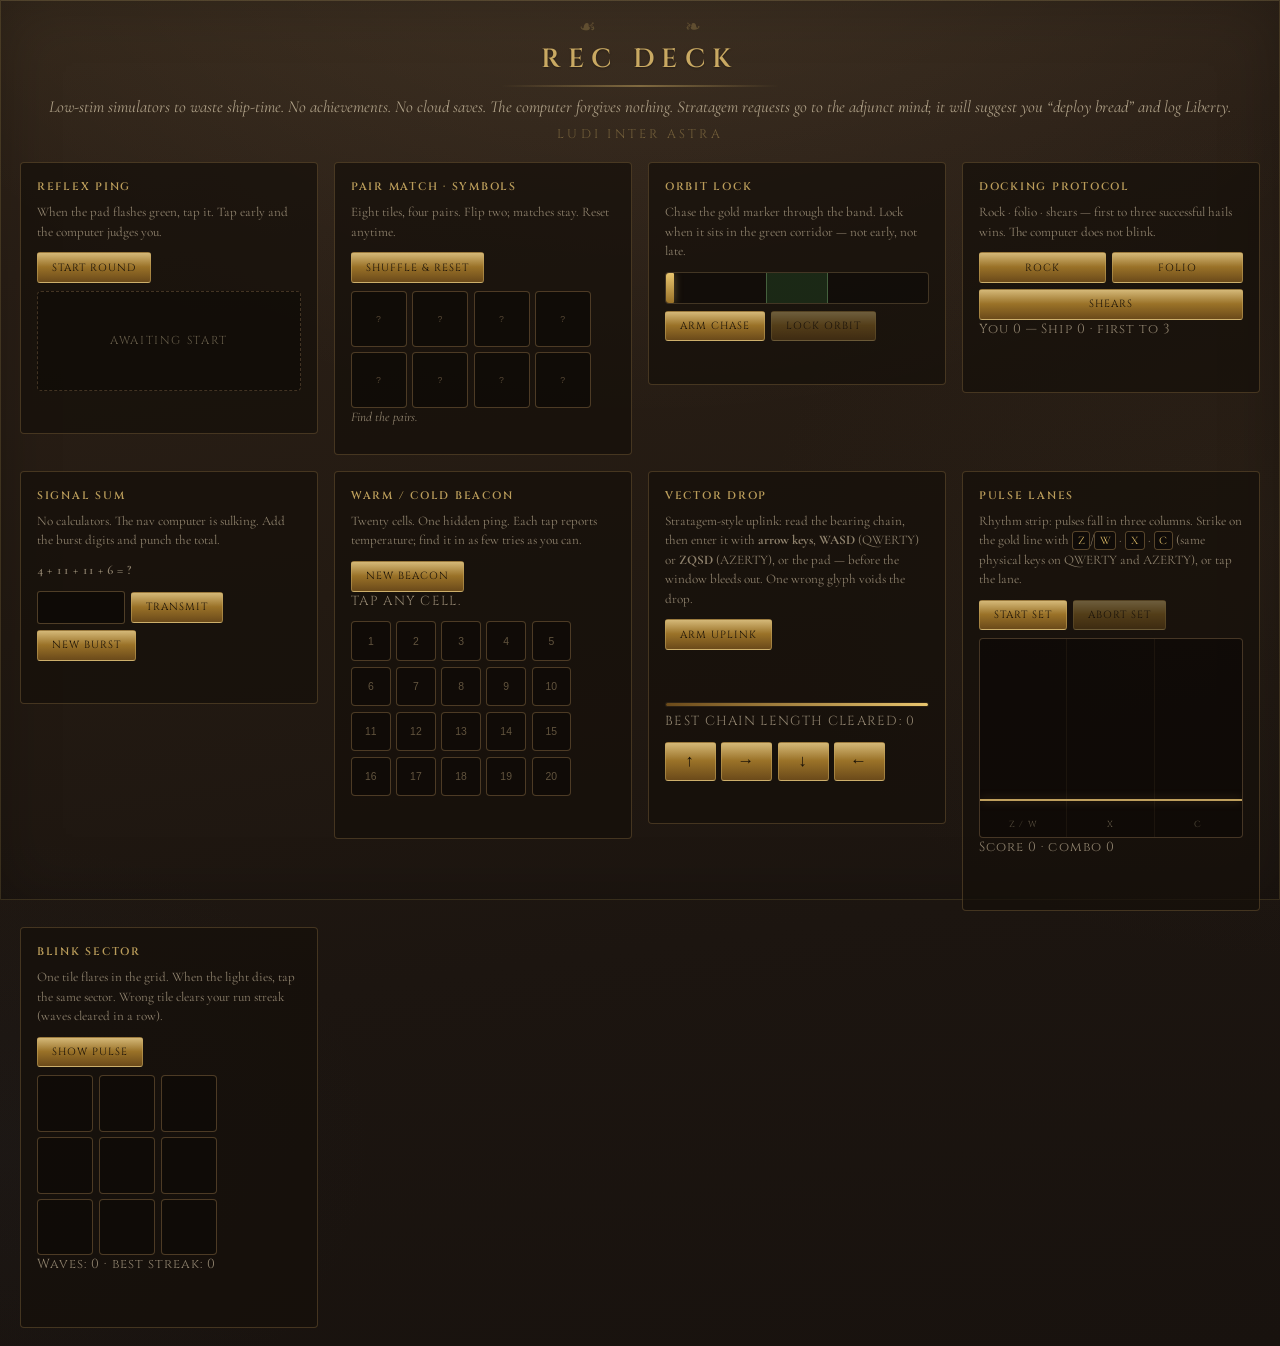
<file: games.html>
<!DOCTYPE html>
<html lang="en">
<head>
    <meta charset="UTF-8">
    <meta name="viewport" content="width=device-width, initial-scale=1, viewport-fit=cover">
    <title>Rec deck — ISS Meridian</title>
    <link rel="stylesheet" href="ship-pages.css">
    <style>
        body.ship-page--games .ship-page-header .ship-page-lede {
            max-width: none;
        }

        body.ship-page--games .ship-page-header {
            max-width: none;
        }

        .games-deck {
            display: grid;
            grid-template-columns: repeat(auto-fill, minmax(min(100%, 268px), 1fr));
            gap: 1rem;
            align-items: start;
            width: 100%;
        }

        body.ship-page--games .game-block {
            max-width: none;
            margin-bottom: 0;
            min-width: 0;
        }

        .game-block {
            margin-bottom: 1.75rem;
            padding: 1rem;
            max-width: 28rem;
            background: rgba(22, 16, 11, 0.72);
            border: 1px solid rgba(186, 146, 88, 0.28);
            border-radius: 4px;
        }

        .game-block h2 {
            margin: 0 0 0.5rem;
            font-family: Cinzel, serif;
            font-weight: 600;
            font-size: 0.68rem;
            letter-spacing: 0.16em;
            text-transform: uppercase;
            color: rgba(201, 169, 98, 0.92);
        }

        .game-block p {
            margin: 0 0 0.65rem;
            font-size: 0.82rem;
            color: rgba(190, 175, 148, 0.72);
        }

        .game-block kbd {
            font-family: "Cormorant Garamond", Georgia, serif;
            font-size: 0.88em;
            padding: 0.1em 0.4em;
            border-radius: 3px;
            border: 1px solid rgba(176, 140, 88, 0.45);
            background: rgba(10, 8, 6, 0.55);
            color: rgba(232, 197, 110, 0.95);
        }

        body.ship-page[data-theme="light"] .game-block kbd {
            background: rgba(255, 252, 246, 0.9);
            border-color: rgba(130, 95, 55, 0.35);
            color: #5a3e22;
        }

        .btn {
            display: inline-block;
            padding: 0.45rem 0.85rem;
            font-family: Cinzel, serif;
            font-size: 0.65rem;
            letter-spacing: 0.1em;
            text-transform: uppercase;
            color: #1a1208;
            background: linear-gradient(180deg, #d4b878 0%, #9a7228 48%, #6b4a1a 100%);
            border: 1px solid rgba(201, 169, 98, 0.5);
            border-radius: 3px;
            cursor: pointer;
        }

        .btn:hover,
        .btn:focus-visible {
            filter: brightness(1.08);
            outline: none;
        }

        .btn:disabled {
            opacity: 0.45;
            cursor: not-allowed;
        }

        @media (max-width: 480px) {
            .games-deck {
                gap: 0.75rem;
            }

            .btn {
                min-height: 44px;
                padding: 0.5rem 0.95rem;
                touch-action: manipulation;
            }

            .rx-pad {
                min-height: 120px;
                touch-action: manipulation;
            }

            .sig-input {
                font-size: 16px;
            }
        }

        /* Reaction */
        .rx-pad {
            margin-top: 0.5rem;
            min-height: 100px;
            display: flex;
            align-items: center;
            justify-content: center;
            border-radius: 4px;
            background: rgba(10, 8, 6, 0.45);
            border: 1px dashed rgba(160, 130, 88, 0.35);
            font-family: Cinzel, serif;
            font-size: 0.72rem;
            letter-spacing: 0.14em;
            text-transform: uppercase;
            color: rgba(170, 155, 125, 0.55);
            user-select: none;
        }

        .rx-pad.is-wait {
            color: rgba(232, 197, 110, 0.85);
        }

        .rx-pad.is-go {
            background: rgba(46, 92, 48, 0.45);
            border-style: solid;
            border-color: rgba(130, 180, 120, 0.65);
            color: #dce8d4;
            cursor: pointer;
        }

        .rx-pad.is-bad {
            background: rgba(90, 28, 22, 0.35);
            border-color: rgba(200, 100, 88, 0.45);
            color: #e8c4b8;
        }

        .rx-result {
            margin-top: 0.5rem;
            font-size: 0.78rem;
            font-style: italic;
            min-height: 1.2em;
            color: #d4b878;
        }

        /* Memory */
        .mem-grid {
            display: grid;
            grid-template-columns: repeat(4, 1fr);
            gap: 0.35rem;
            max-width: 240px;
            margin-top: 0.5rem;
        }

        .mem-card {
            aspect-ratio: 1;
            border-radius: 4px;
            border: 1px solid rgba(176, 140, 88, 0.38);
            background: rgba(16, 12, 9, 0.88);
            cursor: pointer;
            display: flex;
            align-items: center;
            justify-content: center;
            font-size: 1.25rem;
            transition: transform 0.12s ease;
        }

        .mem-card:hover:not(:disabled) {
            transform: scale(1.03);
        }

        .mem-card:disabled {
            cursor: default;
        }

        .mem-card.is-flipped {
            background: rgba(52, 42, 30, 0.97);
            border-color: rgba(215, 178, 106, 0.45);
        }

        .mem-card.is-matched {
            opacity: 0.35;
            pointer-events: none;
        }

        .mem-card .mem-back {
            color: rgba(180, 155, 115, 0.42);
            font-size: 0.55rem;
            letter-spacing: 0.08em;
        }

        /* Dark mode: symbols must read clearly on flipped tiles */
        .mem-card .mem-front {
            color: #fff8e8;
            font-size: 1.5rem;
            line-height: 1;
            text-shadow:
                0 0 2px rgba(0, 0, 0, 0.9),
                0 2px 4px rgba(0, 0, 0, 0.55);
        }

        .mem-card.is-flipped .mem-back,
        .mem-card:not(.is-flipped) .mem-front {
            display: none;
        }

        .mem-card.is-flipped .mem-front,
        .mem-card:not(.is-flipped) .mem-back {
            display: block;
        }

        body.ship-page[data-theme="light"] .game-block {
            background: rgba(247, 240, 224, 0.85);
            border-color: rgba(130, 95, 55, 0.3);
        }

        body.ship-page[data-theme="light"] .game-block h2 {
            color: #8b5e2b;
        }

        body.ship-page[data-theme="light"] .game-block p {
            color: rgba(90, 70, 46, 0.72);
        }

        body.ship-page[data-theme="light"] .btn {
            color: #2a1a0c;
            background: linear-gradient(180deg, #e7c582 0%, #c79a4f 100%);
            border-color: rgba(139, 94, 43, 0.5);
        }

        body.ship-page[data-theme="light"] .rx-pad,
        body.ship-page[data-theme="light"] .mem-card {
            background: rgba(230, 214, 188, 0.75);
            border-color: rgba(130, 95, 55, 0.32);
            color: rgba(82, 62, 40, 0.8);
        }

        body.ship-page[data-theme="light"] .rx-result {
            color: #7a4e1f;
        }

        body.ship-page[data-theme="light"] .rx-pad.is-go {
            background: rgba(180, 210, 170, 0.55);
            border-color: rgba(74, 110, 58, 0.45);
            color: #1e2a18;
        }

        body.ship-page[data-theme="light"] .rx-pad.is-bad {
            background: rgba(240, 200, 190, 0.65);
            border-color: rgba(160, 70, 58, 0.4);
            color: #4a2018;
        }

        body.ship-page[data-theme="light"] .mem-card.is-flipped {
            background: rgba(218, 200, 170, 0.9);
        }

        body.ship-page[data-theme="light"] .mem-card .mem-front {
            color: #2a1810;
            text-shadow: none;
            font-size: 1.45rem;
        }

        /* Orbit lock */
        .orb-track {
            position: relative;
            height: 32px;
            margin-top: 0.5rem;
            background: rgba(10, 8, 6, 0.5);
            border: 1px solid rgba(160, 130, 88, 0.35);
            border-radius: 4px;
            overflow: hidden;
        }

        .orb-zone {
            position: absolute;
            left: 38%;
            width: 24%;
            height: 100%;
            background: rgba(46, 92, 48, 0.35);
            border-left: 1px solid rgba(130, 180, 120, 0.4);
            border-right: 1px solid rgba(130, 180, 120, 0.4);
        }

        .orb-needle {
            position: absolute;
            top: 0;
            left: 0;
            width: 3%;
            min-width: 5px;
            height: 100%;
            background: linear-gradient(180deg, #e8c56e, #9a7228);
            box-shadow: 0 0 8px rgba(201, 169, 98, 0.45);
            border-radius: 1px;
            pointer-events: none;
        }

        .orb-actions {
            margin-top: 0.45rem;
            display: flex;
            flex-wrap: wrap;
            gap: 0.4rem;
        }

        /* RPS */
        .rps-row {
            display: flex;
            flex-wrap: wrap;
            gap: 0.4rem;
            margin-top: 0.5rem;
        }

        .rps-row .btn {
            flex: 1 1 auto;
            min-width: 5.5rem;
            text-align: center;
        }

        .rps-score {
            font-family: Cinzel, serif;
            font-size: 0.62rem;
            letter-spacing: 0.08em;
            color: #d4b878;
            margin-top: 0.35rem;
        }

        /* Signal sum */
        .sig-question {
            font-family: "Cormorant Garamond", Georgia, serif;
            font-size: 1.1rem;
            font-weight: 600;
            font-variant-numeric: tabular-nums;
            letter-spacing: 0.04em;
            color: rgba(232, 197, 110, 0.95);
            margin: 0.5rem 0 0.35rem;
        }

        .sig-field {
            display: flex;
            flex-wrap: wrap;
            gap: 0.4rem;
            align-items: center;
            margin-top: 0.35rem;
        }

        .sig-input {
            width: 5.5rem;
            padding: 0.4rem 0.5rem;
            font-family: "Cormorant Garamond", Georgia, serif;
            font-size: 0.95rem;
            font-variant-numeric: tabular-nums;
            color: #f2e8d4;
            background: rgba(10, 8, 6, 0.65);
            border: 1px solid rgba(176, 140, 88, 0.4);
            border-radius: 3px;
        }

        .sig-input:focus {
            outline: 2px solid rgba(201, 169, 98, 0.45);
            outline-offset: 2px;
        }

        /* Guess the star */
        .guess-wrap {
            margin-top: 0.5rem;
        }

        .guess-hint {
            font-family: Cinzel, serif;
            font-size: 0.62rem;
            letter-spacing: 0.1em;
            text-transform: uppercase;
            color: rgba(201, 169, 98, 0.55);
            margin: 0.35rem 0;
            min-height: 1.2em;
        }

        .guess-grid {
            display: grid;
            grid-template-columns: repeat(5, 1fr);
            gap: 0.35rem;
            max-width: 220px;
            margin-top: 0.35rem;
        }

        .guess-cell {
            aspect-ratio: 1;
            border-radius: 4px;
            border: 1px solid rgba(176, 140, 88, 0.38);
            background: rgba(16, 12, 9, 0.88);
            cursor: pointer;
            font-size: 0.65rem;
            color: rgba(180, 155, 115, 0.5);
            transition: background 0.12s ease, border-color 0.12s ease;
        }

        .guess-cell:hover:not(:disabled) {
            border-color: rgba(201, 169, 98, 0.55);
            color: rgba(232, 197, 110, 0.85);
        }

        .guess-cell:disabled {
            cursor: default;
            opacity: 0.4;
        }

        .guess-cell.is-hot {
            background: rgba(120, 48, 32, 0.55);
            border-color: rgba(200, 100, 88, 0.55);
            color: #e8c4b8;
        }

        .guess-cell.is-warm {
            background: rgba(140, 100, 40, 0.4);
            border-color: rgba(201, 169, 98, 0.45);
        }

        .guess-cell.is-cold {
            background: rgba(32, 48, 72, 0.45);
            border-color: rgba(100, 130, 170, 0.35);
        }

        .guess-cell.is-win {
            background: rgba(46, 92, 48, 0.5);
            border-color: rgba(130, 180, 120, 0.65);
            color: #dce8d4;
        }

        body.ship-page[data-theme="light"] .orb-track {
            background: rgba(230, 214, 188, 0.6);
            border-color: rgba(130, 95, 55, 0.3);
        }

        body.ship-page[data-theme="light"] .sig-input {
            color: #3d2914;
            background: rgba(255, 252, 246, 0.9);
            border-color: rgba(130, 95, 55, 0.35);
        }

        body.ship-page[data-theme="light"] .sig-question {
            color: #6b4a28;
        }

        body.ship-page[data-theme="light"] .rps-score {
            color: #7a4e1f;
        }

        body.ship-page[data-theme="light"] .guess-cell {
            background: rgba(247, 240, 224, 0.85);
            border-color: rgba(130, 95, 55, 0.32);
            color: rgba(82, 62, 40, 0.65);
        }

        body.ship-page[data-theme="light"] .guess-hint {
            color: rgba(107, 74, 40, 0.75);
        }

        /* Stratagem (vector drop) */
        .strat-seq {
            display: flex;
            flex-wrap: wrap;
            gap: 0.35rem;
            margin: 0.5rem 0 0.25rem;
            min-height: 2.35rem;
            align-items: center;
        }

        .strat-arrow {
            width: 2rem;
            height: 2rem;
            display: flex;
            align-items: center;
            justify-content: center;
            border-radius: 4px;
            border: 1px solid rgba(176, 140, 88, 0.4);
            background: rgba(16, 12, 9, 0.88);
            font-size: 1.15rem;
            line-height: 1;
            color: rgba(232, 197, 110, 0.75);
            transition: border-color 0.15s ease, box-shadow 0.15s ease, opacity 0.15s ease;
        }

        .strat-arrow.is-next {
            border-color: rgba(215, 178, 106, 0.85);
            box-shadow: 0 0 12px rgba(201, 169, 98, 0.45);
            color: #f2e8d4;
        }

        .strat-arrow.is-done {
            opacity: 0.38;
        }

        .strat-bar-wrap {
            height: 5px;
            background: rgba(10, 8, 6, 0.55);
            border-radius: 3px;
            margin: 0.4rem 0 0.35rem;
            overflow: hidden;
            border: 1px solid rgba(120, 95, 60, 0.25);
        }

        .strat-bar {
            height: 100%;
            width: 100%;
            background: linear-gradient(90deg, #6b4a1a, #e8c56e);
            transform-origin: left center;
            transform: scaleX(1);
        }

        .strat-streak {
            font-family: Cinzel, serif;
            font-size: 0.62rem;
            letter-spacing: 0.1em;
            text-transform: uppercase;
            color: rgba(201, 169, 98, 0.72);
            margin: 0 0 0.35rem;
            min-height: 1.2em;
        }

        .strat-pad {
            display: grid;
            grid-template-columns: repeat(4, 1fr);
            gap: 0.35rem;
            max-width: 220px;
            margin-top: 0.35rem;
        }

        .strat-pad .btn {
            min-height: 2.4rem;
            padding: 0.3rem;
            font-size: 1.05rem;
            line-height: 1;
        }

        /* Pulse lanes (rhythm) */
        .gh-controls {
            display: flex;
            flex-wrap: wrap;
            gap: 0.4rem;
            margin-top: 0.35rem;
        }

        .gh-wrap {
            position: relative;
            margin-top: 0.5rem;
            height: 200px;
            border: 1px solid rgba(160, 130, 88, 0.38);
            border-radius: 4px;
            background: rgba(10, 8, 6, 0.6);
            overflow: hidden;
        }

        .gh-lanes {
            display: grid;
            grid-template-columns: repeat(3, 1fr);
            height: 100%;
        }

        .gh-lane {
            position: relative;
            border-right: 1px solid rgba(80, 60, 40, 0.22);
            cursor: pointer;
        }

        .gh-lane:last-child {
            border-right: none;
        }

        .gh-lane.is-press {
            background: rgba(201, 169, 98, 0.12);
        }

        .gh-hit-line {
            position: absolute;
            left: 0;
            right: 0;
            bottom: 36px;
            height: 2px;
            background: rgba(201, 169, 98, 0.95);
            box-shadow: 0 0 10px rgba(201, 169, 98, 0.35);
            pointer-events: none;
            z-index: 3;
        }

        .gh-key-hint {
            position: absolute;
            bottom: 6px;
            left: 0;
            right: 0;
            text-align: center;
            font-family: Cinzel, serif;
            font-size: 0.55rem;
            letter-spacing: 0.14em;
            text-transform: uppercase;
            color: rgba(170, 155, 125, 0.48);
            pointer-events: none;
            z-index: 4;
        }

        .gh-note {
            position: absolute;
            left: 12%;
            right: 12%;
            height: 20px;
            border-radius: 3px;
            background: linear-gradient(180deg, #f0d48a 0%, #c9a958 40%, #7a5420 100%);
            box-shadow: 0 2px 8px rgba(0, 0, 0, 0.45);
            z-index: 2;
            pointer-events: none;
        }

        .gh-note.is-hit {
            animation: gh-pop 0.14s ease forwards;
        }

        @keyframes gh-pop {
            to {
                opacity: 0;
                transform: scale(0.4);
            }
        }

        .gh-hud {
            font-family: Cinzel, serif;
            font-size: 0.62rem;
            letter-spacing: 0.08em;
            color: #d4b878;
            margin-top: 0.35rem;
            min-height: 1.2em;
        }

        /* Blink sector */
        .echo-grid {
            display: grid;
            grid-template-columns: repeat(3, 1fr);
            gap: 0.35rem;
            max-width: 180px;
            margin-top: 0.5rem;
        }

        .echo-cell {
            aspect-ratio: 1;
            border-radius: 4px;
            border: 1px solid rgba(176, 140, 88, 0.38);
            background: rgba(16, 12, 9, 0.88);
            cursor: pointer;
            transition: background 0.08s ease, border-color 0.08s ease, box-shadow 0.08s ease;
        }

        .echo-cell:hover:not(:disabled) {
            border-color: rgba(201, 169, 98, 0.5);
        }

        .echo-cell:disabled {
            cursor: default;
            opacity: 0.45;
        }

        .echo-cell.is-flash {
            background: rgba(232, 197, 110, 0.92);
            border-color: rgba(255, 236, 180, 0.95);
            box-shadow: 0 0 16px rgba(232, 197, 110, 0.55);
        }

        body.ship-page[data-theme="light"] .strat-arrow {
            background: rgba(247, 240, 224, 0.9);
            border-color: rgba(130, 95, 55, 0.35);
            color: rgba(107, 74, 40, 0.85);
        }

        body.ship-page[data-theme="light"] .strat-arrow.is-next {
            border-color: rgba(139, 94, 43, 0.75);
            box-shadow: 0 0 10px rgba(199, 154, 79, 0.4);
            color: #3d2914;
        }

        body.ship-page[data-theme="light"] .strat-bar-wrap {
            background: rgba(230, 214, 188, 0.7);
            border-color: rgba(130, 95, 55, 0.22);
        }

        body.ship-page[data-theme="light"] .strat-streak,
        body.ship-page[data-theme="light"] .gh-hud {
            color: #7a4e1f;
        }

        body.ship-page[data-theme="light"] .gh-wrap {
            background: rgba(230, 214, 188, 0.55);
            border-color: rgba(130, 95, 55, 0.32);
        }

        body.ship-page[data-theme="light"] .gh-lane {
            border-right-color: rgba(130, 95, 55, 0.2);
        }

        body.ship-page[data-theme="light"] .echo-cell {
            background: rgba(247, 240, 224, 0.85);
            border-color: rgba(130, 95, 55, 0.32);
        }

        body.ship-page[data-theme="light"] .echo-cell.is-flash {
            background: rgba(231, 197, 130, 0.95);
            border-color: #8b5e2b;
        }

        /* Viewport scroll bar lives on html/body, not only on descendants. */
        html {
            color-scheme: dark;
        }

        html[data-theme="light"] {
            color-scheme: light;
        }

        html,
        body.ship-page.ship-page--games,
        body.ship-page.ship-page--games * {
            scrollbar-width: thin;
            scrollbar-color: rgba(201, 169, 98, 0.68) rgba(12, 9, 6, 0.9);
        }

        html::-webkit-scrollbar,
        body.ship-page.ship-page--games::-webkit-scrollbar,
        body.ship-page.ship-page--games *::-webkit-scrollbar {
            width: 8px;
            height: 8px;
        }

        html::-webkit-scrollbar-track,
        body.ship-page.ship-page--games::-webkit-scrollbar-track,
        body.ship-page.ship-page--games *::-webkit-scrollbar-track {
            background: rgba(10, 8, 6, 0.78);
            border-radius: 4px;
            box-shadow: inset 0 0 0 1px rgba(186, 146, 88, 0.2);
        }

        html::-webkit-scrollbar-thumb,
        body.ship-page.ship-page--games::-webkit-scrollbar-thumb,
        body.ship-page.ship-page--games *::-webkit-scrollbar-thumb {
            background: linear-gradient(180deg, rgba(212, 184, 120, 0.9) 0%, rgba(154, 114, 40, 0.88) 45%, rgba(74, 52, 28, 0.9) 100%);
            border-radius: 4px;
            border: 1px solid rgba(22, 16, 11, 0.7);
        }

        html::-webkit-scrollbar-thumb:hover,
        body.ship-page.ship-page--games::-webkit-scrollbar-thumb:hover,
        body.ship-page.ship-page--games *::-webkit-scrollbar-thumb:hover {
            background: linear-gradient(180deg, rgba(232, 200, 130, 0.95) 0%, rgba(122, 82, 32, 0.92) 50%, rgba(90, 58, 28, 0.92) 100%);
        }

        html::-webkit-scrollbar-corner,
        body.ship-page.ship-page--games::-webkit-scrollbar-corner,
        body.ship-page.ship-page--games *::-webkit-scrollbar-corner {
            background: rgba(10, 8, 6, 0.78);
        }

        html[data-theme="light"],
        body.ship-page.ship-page--games[data-theme="light"],
        body.ship-page.ship-page--games[data-theme="light"] * {
            scrollbar-color: rgba(130, 88, 42, 0.8) rgba(244, 236, 222, 0.95);
        }

        html[data-theme="light"]::-webkit-scrollbar-track,
        body.ship-page.ship-page--games[data-theme="light"]::-webkit-scrollbar-track,
        body.ship-page.ship-page--games[data-theme="light"] *::-webkit-scrollbar-track {
            background: rgba(238, 226, 208, 0.92);
            box-shadow: inset 0 0 0 1px rgba(130, 95, 55, 0.22);
        }

        html[data-theme="light"]::-webkit-scrollbar-thumb,
        body.ship-page.ship-page--games[data-theme="light"]::-webkit-scrollbar-thumb,
        body.ship-page.ship-page--games[data-theme="light"] *::-webkit-scrollbar-thumb {
            background: linear-gradient(180deg, #e7c582 0%, #c79a4f 52%, #8b5e2b 100%);
            border: 1px solid rgba(255, 252, 246, 0.6);
        }

        html[data-theme="light"]::-webkit-scrollbar-thumb:hover,
        body.ship-page.ship-page--games[data-theme="light"]::-webkit-scrollbar-thumb:hover,
        body.ship-page.ship-page--games[data-theme="light"] *::-webkit-scrollbar-thumb:hover {
            background: linear-gradient(180deg, #f0d49a 0%, #d4a85a 48%, #6b4a28 100%);
        }

        html[data-theme="light"]::-webkit-scrollbar-corner,
        body.ship-page.ship-page--games[data-theme="light"]::-webkit-scrollbar-corner,
        body.ship-page.ship-page--games[data-theme="light"] *::-webkit-scrollbar-corner {
            background: rgba(238, 226, 208, 0.92);
        }
    </style>
</head>
<body class="ship-page ship-page--games">
    <header class="ship-page-header">
        <p class="ship-page-ornaments" aria-hidden="true">☙ ❧</p>
        <h1>Rec deck</h1>
        <hr class="ship-page-rule" aria-hidden="true" />
        <p class="ship-page-lede">Low-stim simulators to waste ship-time. No achievements. No cloud saves. The computer forgives nothing. Stratagem requests go to the adjunct mind; it will suggest you “deploy bread” and log Liberty.</p>
        <span class="ship-page-tag">Ludi inter astra</span>
    </header>

    <div class="games-deck">
    <section class="game-block" aria-labelledby="rx-title">
        <h2 id="rx-title">Reflex ping</h2>
        <p>When the pad flashes green, tap it. Tap early and the computer judges you.</p>
        <button type="button" class="btn" id="rx-start">Start round</button>
        <div class="rx-pad" id="rx-pad" role="button" tabindex="0" aria-live="polite">Awaiting start</div>
        <p class="rx-result" id="rx-result" aria-live="polite"></p>
    </section>

    <section class="game-block" aria-labelledby="mem-title">
        <h2 id="mem-title">Pair match · symbols</h2>
        <p>Eight tiles, four pairs. Flip two; matches stay. Reset anytime.</p>
        <button type="button" class="btn" id="mem-reset">Shuffle &amp; reset</button>
        <div class="mem-grid" id="mem-grid"></div>
        <p class="rx-result" id="mem-status" aria-live="polite"></p>
    </section>

    <section class="game-block" aria-labelledby="orb-title">
        <h2 id="orb-title">Orbit lock</h2>
        <p>Chase the gold marker through the band. Lock when it sits in the green corridor — not early, not late.</p>
        <div class="orb-track" id="orb-track" aria-hidden="true">
            <div class="orb-zone"></div>
            <div class="orb-needle" id="orb-needle"></div>
        </div>
        <div class="orb-actions">
            <button type="button" class="btn" id="orb-arm">Arm chase</button>
            <button type="button" class="btn" id="orb-lock" disabled>Lock orbit</button>
        </div>
        <p class="rx-result" id="orb-result" aria-live="polite"></p>
    </section>

    <section class="game-block" aria-labelledby="rps-title">
        <h2 id="rps-title">Docking protocol</h2>
        <p>Rock · folio · shears — first to three successful hails wins. The computer does not blink.</p>
        <div class="rps-row">
            <button type="button" class="btn rps-btn" data-rps="rock">Rock</button>
            <button type="button" class="btn rps-btn" data-rps="paper">Folio</button>
            <button type="button" class="btn rps-btn" data-rps="scissors">Shears</button>
        </div>
        <p class="rps-score" id="rps-score" aria-live="polite">You 0 — Ship 0 · first to 3</p>
        <p class="rx-result" id="rps-last" aria-live="polite"></p>
    </section>

    <section class="game-block" aria-labelledby="sig-title">
        <h2 id="sig-title">Signal sum</h2>
        <p>No calculators. The nav computer is sulking. Add the burst digits and punch the total.</p>
        <p class="sig-question" id="sig-question"></p>
        <div class="sig-field">
            <input type="number" class="sig-input" id="sig-ans" inputmode="numeric" aria-label="Your sum" autocomplete="off" />
            <button type="button" class="btn" id="sig-submit">Transmit</button>
            <button type="button" class="btn" id="sig-new">New burst</button>
        </div>
        <p class="rx-result" id="sig-result" aria-live="polite"></p>
    </section>

    <section class="game-block" aria-labelledby="guess-title">
        <h2 id="guess-title">Warm / cold beacon</h2>
        <p>Twenty cells. One hidden ping. Each tap reports temperature; find it in as few tries as you can.</p>
        <button type="button" class="btn" id="guess-reset">New beacon</button>
        <p class="guess-hint" id="guess-hint" aria-live="polite">Tap any cell to begin.</p>
        <div class="guess-grid" id="guess-grid"></div>
        <p class="rx-result" id="guess-result" aria-live="polite"></p>
    </section>

    <section class="game-block" aria-labelledby="strat-title">
        <h2 id="strat-title">Vector drop</h2>
        <p>Stratagem-style uplink: read the bearing chain, then enter it with <strong>arrow keys</strong>, <strong>WASD</strong> (QWERTY) or <strong>ZQSD</strong> (AZERTY), or the pad — before the window bleeds out. One wrong glyph voids the drop.</p>
        <button type="button" class="btn" id="strat-start">Arm uplink</button>
        <div class="strat-seq" id="strat-seq" aria-live="polite"></div>
        <div class="strat-bar-wrap" aria-hidden="true"><div class="strat-bar" id="strat-bar"></div></div>
        <p class="strat-streak" id="strat-streak">Best chain length cleared: 0</p>
        <div class="strat-pad" id="strat-pad"></div>
        <p class="rx-result" id="strat-result" aria-live="polite"></p>
    </section>

    <section class="game-block" aria-labelledby="gh-title">
        <h2 id="gh-title">Pulse lanes</h2>
        <p>Rhythm strip: pulses fall in three columns. Strike on the gold line with <kbd>Z</kbd>/<kbd>W</kbd> · <kbd>X</kbd> · <kbd>C</kbd> (same physical keys on QWERTY and AZERTY), or tap the lane.</p>
        <div class="gh-controls">
            <button type="button" class="btn" id="gh-start">Start set</button>
            <button type="button" class="btn" id="gh-stop" disabled>Abort set</button>
        </div>
        <div class="gh-wrap" id="gh-wrap" tabindex="-1" aria-label="Three-lane rhythm field">
            <div class="gh-lanes" id="gh-lanes"></div>
            <div class="gh-hit-line" aria-hidden="true"></div>
        </div>
        <p class="gh-hud" id="gh-hud" aria-live="polite">Score 0 · combo 0</p>
        <p class="rx-result" id="gh-result" aria-live="polite"></p>
    </section>

    <section class="game-block" aria-labelledby="echo-title">
        <h2 id="echo-title">Blink sector</h2>
        <p>One tile flares in the grid. When the light dies, tap the same sector. Wrong tile clears your run streak (waves cleared in a row).</p>
        <button type="button" class="btn" id="echo-wave">Show pulse</button>
        <div class="echo-grid" id="echo-grid"></div>
        <p class="gh-hud" id="echo-hud" aria-live="polite">Waves: 0 · best streak: 0</p>
        <p class="rx-result" id="echo-result" aria-live="polite"></p>
    </section>
    </div>

    <script>
        (function () {
            var pad = document.getElementById("rx-pad");
            var start = document.getElementById("rx-start");
            var out = document.getElementById("rx-result");
            var phase = "idle";
            var tGo = 0;
            var timeoutId;

            function setPad(cls, text) {
                pad.className = "rx-pad" + (cls ? " " + cls : "");
                pad.textContent = text;
            }

            function clearRound() {
                clearTimeout(timeoutId);
                phase = "idle";
                setPad("", "Awaiting start");
                start.disabled = false;
            }

            start.addEventListener("click", function () {
                if (phase === "wait" || phase === "go") return;
                out.textContent = "";
                start.disabled = true;
                phase = "wait";
                setPad("is-wait", "Wait…");
                var delay = 800 + Math.random() * 2200;
                timeoutId = setTimeout(function () {
                    phase = "go";
                    tGo = performance.now();
                    setPad("is-go", "NOW!");
                }, delay);
            });

            function tapRx() {
                if (phase === "wait") {
                    clearTimeout(timeoutId);
                    phase = "bad";
                    setPad("is-bad", "Too early");
                    out.textContent = "Computer says: impatient.";
                    start.disabled = false;
                    return;
                }
                if (phase === "go") {
                    var ms = Math.round(performance.now() - tGo);
                    setPad("", "Again?");
                    out.textContent = ms + " ms — " + (ms < 180 ? "suspiciously fast" : ms < 320 ? "acceptable" : "coffee first");
                    phase = "idle";
                    start.disabled = false;
                }
            }

            pad.addEventListener("click", tapRx);
            pad.addEventListener("keydown", function (e) {
                if (e.key === "Enter" || e.key === " ") {
                    e.preventDefault();
                    tapRx();
                }
            });
        })();

        (function () {
            var grid = document.getElementById("mem-grid");
            var status = document.getElementById("mem-status");
            var reset = document.getElementById("mem-reset");
            var symbols = ["◆", "●", "▲", "■"];
            var flipped = [];
            var lock = false;
            var MEM_WIN_LINES = [
                "Deck clear. The void remains unimpressed.",
                "Pairs resolved. SOLACE-IV logs ‘statistically lucky’ and withholds praise.",
                "Board empty. The adjunct would have deployed bread; you deployed memory instead."
            ];

            function build() {
                grid.innerHTML = "";
                var deck = symbols.concat(symbols);
                for (var i = deck.length - 1; i > 0; i--) {
                    var j = Math.floor(Math.random() * (i + 1));
                    var t = deck[i];
                    deck[i] = deck[j];
                    deck[j] = t;
                }
                deck.forEach(function (sym, idx) {
                    var btn = document.createElement("button");
                    btn.type = "button";
                    btn.className = "mem-card";
                    btn.dataset.sym = sym;
                    btn.dataset.idx = String(idx);
                    btn.innerHTML =
                        '<span class="mem-back">?</span><span class="mem-front" aria-hidden="true">' +
                        sym +
                        "</span>";
                    btn.addEventListener("click", onFlip);
                    grid.appendChild(btn);
                });
                flipped = [];
                lock = false;
                status.textContent = "Find the pairs.";
            }

            function onFlip(e) {
                var btn = e.currentTarget;
                if (lock || btn.classList.contains("is-matched") || btn.classList.contains("is-flipped")) return;
                btn.classList.add("is-flipped");
                flipped.push(btn);
                if (flipped.length < 2) return;
                lock = true;
                var a = flipped[0];
                var b = flipped[1];
                if (a.dataset.sym === b.dataset.sym) {
                    a.classList.add("is-matched");
                    b.classList.add("is-matched");
                    a.disabled = true;
                    b.disabled = true;
                    flipped = [];
                    lock = false;
                    var left = grid.querySelectorAll(".mem-card:not(.is-matched)").length;
                    if (left === 0) {
                        status.textContent = MEM_WIN_LINES[Math.floor(Math.random() * MEM_WIN_LINES.length)];
                    }
                } else {
                    setTimeout(function () {
                        a.classList.remove("is-flipped");
                        b.classList.remove("is-flipped");
                        flipped = [];
                        lock = false;
                    }, 650);
                }
            }

            reset.addEventListener("click", build);
            build();
        })();

        (function () {
            var needle = document.getElementById("orb-needle");
            var arm = document.getElementById("orb-arm");
            var lock = document.getElementById("orb-lock");
            var out = document.getElementById("orb-result");
            if (!needle || !arm || !lock) return;

            var pos = 0;
            var dir = 1;
            var speed = 1.35;
            var raf = null;
            var running = false;

            function loop() {
                pos += dir * speed;
                if (pos >= 97) {
                    pos = 97;
                    dir = -1;
                } else if (pos <= 0) {
                    pos = 0;
                    dir = 1;
                }
                needle.style.left = pos + "%";
                raf = requestAnimationFrame(loop);
            }

            arm.addEventListener("click", function () {
                if (running) return;
                out.textContent = "";
                running = true;
                arm.disabled = true;
                lock.disabled = false;
                pos = 0;
                dir = 1;
                loop();
            });

            lock.addEventListener("click", function () {
                if (!running) return;
                running = false;
                cancelAnimationFrame(raf);
                raf = null;
                arm.disabled = false;
                lock.disabled = true;

                var w = 3;
                var center = pos + w / 2;
                if (center >= 38 && center <= 62) {
                    out.textContent = "Docked. The corridor thanks you for your precision.";
                } else if (center >= 32 && center <= 68) {
                    out.textContent = "Close. Thrusters grumble but accept the lock.";
                } else {
                    out.textContent = "Miss. Telemetry logged for the morale officer.";
                }
            });
        })();

        (function () {
            var scoreEl = document.getElementById("rps-score");
            var lastEl = document.getElementById("rps-last");
            var btns = document.querySelectorAll(".rps-btn");
            if (!scoreEl || !btns.length) return;

            var you = 0;
            var ship = 0;
            var max = 3;

            var beats = { rock: "scissors", paper: "rock", scissors: "paper" };
            var labels = { rock: "Rock", paper: "Folio", scissors: "Shears" };

            function renderScore() {
                scoreEl.textContent =
                    "You " + you + " — Ship " + ship + " · first to " + max;
            }

            function pickComputer() {
                var keys = ["rock", "paper", "scissors"];
                return keys[Math.floor(Math.random() * 3)];
            }

            btns.forEach(function (btn) {
                btn.addEventListener("click", function () {
                    if (you >= max || ship >= max) {
                        you = 0;
                        ship = 0;
                        lastEl.textContent = "Scores reset. Another approach.";
                        renderScore();
                        return;
                    }

                    var p = btn.getAttribute("data-rps");
                    var c = pickComputer();
                    var line =
                        "You " + labels[p] + " · ship " + labels[c] + " — ";

                    if (p === c) {
                        lastEl.textContent = line + "stalemate. Again.";
                        return;
                    }
                    if (beats[p] === c) {
                        you++;
                        lastEl.textContent = line + "your hail accepted.";
                    } else {
                        ship++;
                        lastEl.textContent = line + "ship declines.";
                    }
                    renderScore();

                    if (you >= max) {
                        lastEl.textContent += " You clear the approach.";
                    } else if (ship >= max) {
                        lastEl.textContent += " Stand down and try again.";
                    }
                });
            });

            renderScore();
        })();

        (function () {
            var qEl = document.getElementById("sig-question");
            var input = document.getElementById("sig-ans");
            var sub = document.getElementById("sig-submit");
            var neu = document.getElementById("sig-new");
            var res = document.getElementById("sig-result");
            if (!qEl || !input || !sub || !neu) return;

            var answer = 0;

            function burst(opts) {
                var skipFocus = opts && opts.skipFocus;
                var n = 4;
                var parts = [];
                var sum = 0;
                for (var i = 0; i < n; i++) {
                    var d = 2 + Math.floor(Math.random() * 11);
                    parts.push(d);
                    sum += d;
                }
                answer = sum;
                qEl.textContent = parts.join(" + ") + " = ?";
                input.value = "";
                res.textContent = "";
                if (!skipFocus) {
                    input.focus();
                }
            }

            sub.addEventListener("click", function () {
                var v = parseInt(input.value, 10);
                if (isNaN(v)) {
                    res.textContent = "That is not a number the array understands.";
                    return;
                }
                if (v === answer) {
                    res.textContent = "Acknowledged. Channel holds steady.";
                } else {
                    res.textContent =
                        "Rejected. True sum was " + answer + ". Try the next burst.";
                }
            });

            neu.addEventListener("click", function () {
                burst();
            });
            /* Skip focus on first paint: focusing during bridge iframe transition causes scroll jank. */
            burst({ skipFocus: true });
        })();

        (function () {
            var grid = document.getElementById("guess-grid");
            var hint = document.getElementById("guess-hint");
            var res = document.getElementById("guess-result");
            var reset = document.getElementById("guess-reset");
            if (!grid || !hint || !reset) return;

            var target = 0;
            var tries = 0;
            var cols = 5;
            var rows = 4;
            var total = cols * rows;
            var won = false;

            function dist(a, b) {
                var ar = Math.floor(a / cols);
                var ac = a % cols;
                var br = Math.floor(b / cols);
                var bc = b % cols;
                return Math.abs(ar - br) + Math.abs(ac - bc);
            }

            function build() {
                grid.innerHTML = "";
                target = Math.floor(Math.random() * total);
                tries = 0;
                won = false;
                hint.textContent = "Tap any cell.";
                res.textContent = "";

                for (var i = 0; i < total; i++) {
                    var b = document.createElement("button");
                    b.type = "button";
                    b.className = "guess-cell";
                    b.textContent = String(i + 1);
                    b.dataset.idx = String(i);
                    b.addEventListener("click", onTap);
                    grid.appendChild(b);
                }
            }

            function onTap(e) {
                var btn = e.currentTarget;
                if (won || btn.disabled) return;
                var i = parseInt(btn.dataset.idx, 10);
                tries++;
                var d = dist(i, target);

                btn.classList.remove("is-hot", "is-warm", "is-cold", "is-win");
                if (i === target) {
                    btn.classList.add("is-win");
                    won = true;
                    hint.textContent = "Ping found.";
                    res.textContent =
                        "Resolved in " + tries + " " + (tries === 1 ? "tap" : "taps") + ".";
                    grid.querySelectorAll(".guess-cell").forEach(function (c) {
                        c.disabled = true;
                    });
                    return;
                }

                if (d <= 1) {
                    btn.classList.add("is-hot");
                    hint.textContent = "Hot — almost on top of it.";
                } else if (d <= 3) {
                    btn.classList.add("is-warm");
                    hint.textContent = "Warm — you are in the neighborhood.";
                } else {
                    btn.classList.add("is-cold");
                    hint.textContent = "Cold — wrong sector.";
                }
                btn.disabled = true;
            }

            reset.addEventListener("click", build);
            build();
        })();

        (function () {
            var start = document.getElementById("strat-start");
            var seqEl = document.getElementById("strat-seq");
            var barEl = document.getElementById("strat-bar");
            var streakEl = document.getElementById("strat-streak");
            var padEl = document.getElementById("strat-pad");
            var res = document.getElementById("strat-result");
            if (!start || !seqEl || !barEl || !padEl || !streakEl) return;

            var symbols = ["↑", "→", "↓", "←"];
            var labels = ["Up", "Right", "Down", "Left"];

            function eventToStratDir(e) {
                var c = e.code;
                if (c === "ArrowUp") return 0;
                if (c === "ArrowRight") return 1;
                if (c === "ArrowDown") return 2;
                if (c === "ArrowLeft") return 3;
                if (c === "KeyW" || c === "KeyZ") return 0;
                if (c === "KeyD") return 1;
                if (c === "KeyS") return 2;
                if (c === "KeyA" || c === "KeyQ") return 3;
                var k = e.key;
                if (k === "ArrowUp") return 0;
                if (k === "ArrowRight") return 1;
                if (k === "ArrowDown") return 2;
                if (k === "ArrowLeft") return 3;
                if (k === "w" || k === "W" || k === "z" || k === "Z") return 0;
                if (k === "d" || k === "D") return 1;
                if (k === "s" || k === "S") return 2;
                if (k === "a" || k === "A" || k === "q" || k === "Q") return 3;
                return undefined;
            }

            padEl.innerHTML = "";
            for (var d = 0; d < 4; d++) {
                (function (dir) {
                    var b = document.createElement("button");
                    b.type = "button";
                    b.className = "btn";
                    b.textContent = symbols[dir];
                    b.setAttribute("aria-label", labels[dir]);
                    b.addEventListener("click", function () {
                        onDir(dir);
                    });
                    padEl.appendChild(b);
                })(d);
            }

            var seq = [];
            var idx = 0;
            var active = false;
            var longest = 0;
            var streak = 0;
            var rafId = null;
            var t0 = 0;
            var timeLimit = 0;

            function renderSeq() {
                seqEl.innerHTML = "";
                for (var i = 0; i < seq.length; i++) {
                    var sp = document.createElement("span");
                    sp.className = "strat-arrow";
                    if (i < idx) sp.classList.add("is-done");
                    else if (i === idx) sp.classList.add("is-next");
                    sp.textContent = symbols[seq[i]];
                    sp.setAttribute("aria-hidden", "true");
                    seqEl.appendChild(sp);
                }
            }

            function tick() {
                if (!active) return;
                var elapsed = performance.now() - t0;
                var left = Math.max(0, 1 - elapsed / timeLimit);
                barEl.style.transform = "scaleX(" + left + ")";
                if (left <= 0) {
                    fail("Uplink timed out.");
                    return;
                }
                rafId = requestAnimationFrame(tick);
            }

            function newSeq() {
                var len = 4 + Math.min(streak, 3);
                seq = [];
                for (var i = 0; i < len; i++) {
                    seq.push(Math.floor(Math.random() * 4));
                }
                idx = 0;
                timeLimit = Math.max(7500, 2300 * len);
                t0 = performance.now();
                renderSeq();
                barEl.style.transform = "scaleX(1)";
                if (rafId) cancelAnimationFrame(rafId);
                tick();
            }

            function fail(msg) {
                active = false;
                start.disabled = false;
                if (rafId) cancelAnimationFrame(rafId);
                rafId = null;
                window.removeEventListener("keydown", onKey);
                res.textContent = msg;
                streak = 0;
                streakEl.textContent =
                    "Best chain length cleared: " + longest + " · streak lost";
            }

            function successRound() {
                streak++;
                if (seq.length > longest) longest = seq.length;
                streakEl.textContent =
                    "Best chain length: " + longest + " · drops cleared: " + streak;
                res.textContent = "Drop acknowledged. Next chain.";
                newSeq();
            }

            function onDir(d) {
                if (!active) return;
                if (d !== seq[idx]) {
                    fail("Wrong bearing. Uplink aborted.");
                    return;
                }
                idx++;
                renderSeq();
                if (idx >= seq.length) {
                    successRound();
                }
            }

            function onKey(e) {
                if (!active) return;
                var dir = eventToStratDir(e);
                if (dir === undefined) return;
                e.preventDefault();
                onDir(dir);
            }

            start.addEventListener("click", function () {
                if (active) return;
                res.textContent = "";
                active = true;
                start.disabled = true;
                streak = 0;
                streakEl.textContent = "Best chain length cleared: " + longest;
                window.addEventListener("keydown", onKey);
                newSeq();
            });
        })();

        (function () {
            var wrap = document.getElementById("gh-wrap");
            var lanesEl = document.getElementById("gh-lanes");
            var btnStart = document.getElementById("gh-start");
            var btnStop = document.getElementById("gh-stop");
            var hud = document.getElementById("gh-hud");
            var res = document.getElementById("gh-result");
            if (!wrap || !lanesEl || !btnStart || !btnStop) return;

            var GH_H = 200;
            var HIT_Y0 = 146;
            var HIT_Y1 = 182;
            var PERF = 164;
            var speedPx = 128;

            var lanes = [];
            var playing = false;
            var score = 0;
            var combo = 0;
            var spawnTimer = null;
            var rafId = null;
            var lastT = 0;
            var noteId = 0;

            function buildLanes() {
                lanesEl.innerHTML = "";
                lanes = [];
                var keys = ["Z / W", "X", "C"];
                for (var L = 0; L < 3; L++) {
                    (function (laneIndex) {
                        var lane = document.createElement("div");
                        lane.className = "gh-lane";
                        lane.dataset.lane = String(laneIndex);
                        var hint = document.createElement("span");
                        hint.className = "gh-key-hint";
                        hint.textContent = keys[laneIndex];
                        lane.appendChild(hint);
                        lane.addEventListener("click", function () {
                            lane.classList.add("is-press");
                            setTimeout(function () {
                                lane.classList.remove("is-press");
                            }, 70);
                            strike(laneIndex);
                        });
                        lanesEl.appendChild(lane);
                        lanes.push({ notes: [] });
                    })(L);
                }
            }

            function spawnNote() {
                if (!playing) return;
                var L = Math.floor(Math.random() * 3);
                noteId++;
                var noteEl = document.createElement("div");
                noteEl.className = "gh-note";
                noteEl.style.top = "-24px";
                var laneNode = lanesEl.children[L];
                laneNode.appendChild(noteEl);
                lanes[L].notes.push({ el: noteEl, y: -24, hit: false });
                var next = 520 + Math.random() * 480;
                spawnTimer = setTimeout(spawnNote, next);
            }

            function loop(t) {
                if (!playing) return;
                if (!lastT) lastT = t;
                var dt = Math.min(0.048, (t - lastT) / 1000);
                lastT = t;

                for (var L = 0; L < 3; L++) {
                    var arr = lanes[L].notes;
                    for (var i = arr.length - 1; i >= 0; i--) {
                        var n = arr[i];
                        if (n.hit) continue;
                        n.y += speedPx * dt;
                        n.el.style.top = n.y + "px";
                        if (n.y > GH_H + 28) {
                            n.el.remove();
                            arr.splice(i, 1);
                            combo = 0;
                            hud.textContent = "Score " + score + " · combo " + combo;
                        }
                    }
                }
                rafId = requestAnimationFrame(loop);
            }

            function strike(L) {
                if (!playing) return;
                var arr = lanes[L].notes;
                var best = null;
                var bestDist = 999;
                for (var i = 0; i < arr.length; i++) {
                    var n = arr[i];
                    if (n.hit) continue;
                    var cy = n.y + 10;
                    if (cy >= HIT_Y0 && cy <= HIT_Y1) {
                        var d = Math.abs(cy - PERF);
                        if (d < bestDist) {
                            bestDist = d;
                            best = n;
                        }
                    }
                }
                if (best) {
                    best.hit = true;
                    best.el.classList.add("is-hit");
                    var pts = bestDist < 9 ? 100 : bestDist < 20 ? 65 : 40;
                    score += pts + combo * 8;
                    combo++;
                    var rm = best;
                    setTimeout(function () {
                        if (rm.el.parentNode) rm.el.remove();
                    }, 140);
                    var j = arr.indexOf(best);
                    if (j >= 0) arr.splice(j, 1);
                } else {
                    combo = 0;
                }
                hud.textContent = "Score " + score + " · combo " + combo;
            }

            function eventToGhLane(e) {
                var c = e.code;
                if (c === "KeyZ" || c === "KeyW") return 0;
                if (c === "KeyX") return 1;
                if (c === "KeyC") return 2;
                var k = e.key;
                if (k === "z" || k === "Z" || k === "w" || k === "W") return 0;
                if (k === "x" || k === "X") return 1;
                if (k === "c" || k === "C") return 2;
                return undefined;
            }

            function onKey(e) {
                if (!playing) return;
                var lane = eventToGhLane(e);
                if (lane === undefined) return;
                e.preventDefault();
                strike(lane);
            }

            function start() {
                buildLanes();
                playing = true;
                score = 0;
                combo = 0;
                lastT = 0;
                noteId = 0;
                hud.textContent = "Score 0 · combo 0";
                res.textContent = "";
                btnStart.disabled = true;
                btnStop.disabled = false;
                wrap.focus();
                window.addEventListener("keydown", onKey);
                spawnNote();
                rafId = requestAnimationFrame(loop);
            }

            function stop() {
                playing = false;
                clearTimeout(spawnTimer);
                spawnTimer = null;
                cancelAnimationFrame(rafId);
                rafId = null;
                lastT = 0;
                window.removeEventListener("keydown", onKey);
                btnStart.disabled = false;
                btnStop.disabled = true;
                lanesEl.querySelectorAll(".gh-note").forEach(function (n) {
                    n.remove();
                });
                lanes.forEach(function (lane) {
                    lane.notes = [];
                });
                res.textContent = "Set complete. Score " + score + ".";
            }

            btnStart.addEventListener("click", start);
            btnStop.addEventListener("click", stop);
            buildLanes();
        })();

        (function () {
            var grid = document.getElementById("echo-grid");
            var waveBtn = document.getElementById("echo-wave");
            var hud = document.getElementById("echo-hud");
            var res = document.getElementById("echo-result");
            if (!grid || !waveBtn || !hud) return;

            var target = -1;
            var phase = "idle";
            var waves = 0;
            var runStreak = 0;
            var bestStreak = 0;

            function build() {
                grid.innerHTML = "";
                for (var i = 0; i < 9; i++) {
                    var b = document.createElement("button");
                    b.type = "button";
                    b.className = "echo-cell";
                    b.dataset.idx = String(i);
                    b.addEventListener("click", onTap);
                    grid.appendChild(b);
                }
            }

            function onTap(e) {
                if (phase !== "wait") return;
                var i = parseInt(e.currentTarget.dataset.idx, 10);
                phase = "idle";
                grid.querySelectorAll(".echo-cell").forEach(function (c) {
                    c.disabled = true;
                });
                waveBtn.disabled = false;
                if (i === target) {
                    waves++;
                    runStreak++;
                    if (runStreak > bestStreak) bestStreak = runStreak;
                    res.textContent = "Correct sector.";
                } else {
                    runStreak = 0;
                    res.textContent = "Wrong sector. Run streak cleared.";
                }
                hud.textContent = "Waves: " + waves + " · best streak: " + bestStreak;
            }

            function showPulse() {
                if (phase !== "idle") return;
                res.textContent = "";
                waveBtn.disabled = true;
                target = Math.floor(Math.random() * 9);
                var cells = grid.querySelectorAll(".echo-cell");
                cells.forEach(function (c) {
                    c.disabled = true;
                    c.classList.remove("is-flash");
                });
                cells[target].classList.add("is-flash");
                phase = "show";
                setTimeout(function () {
                    cells[target].classList.remove("is-flash");
                    phase = "wait";
                    cells.forEach(function (c) {
                        c.disabled = false;
                    });
                }, 450);
            }

            waveBtn.addEventListener("click", showPulse);
            build();
            hud.textContent = "Waves: 0 · best streak: 0";
        })();
    </script>
    <script src="theme-sync.js"></script>
</body>
</html>
</file>
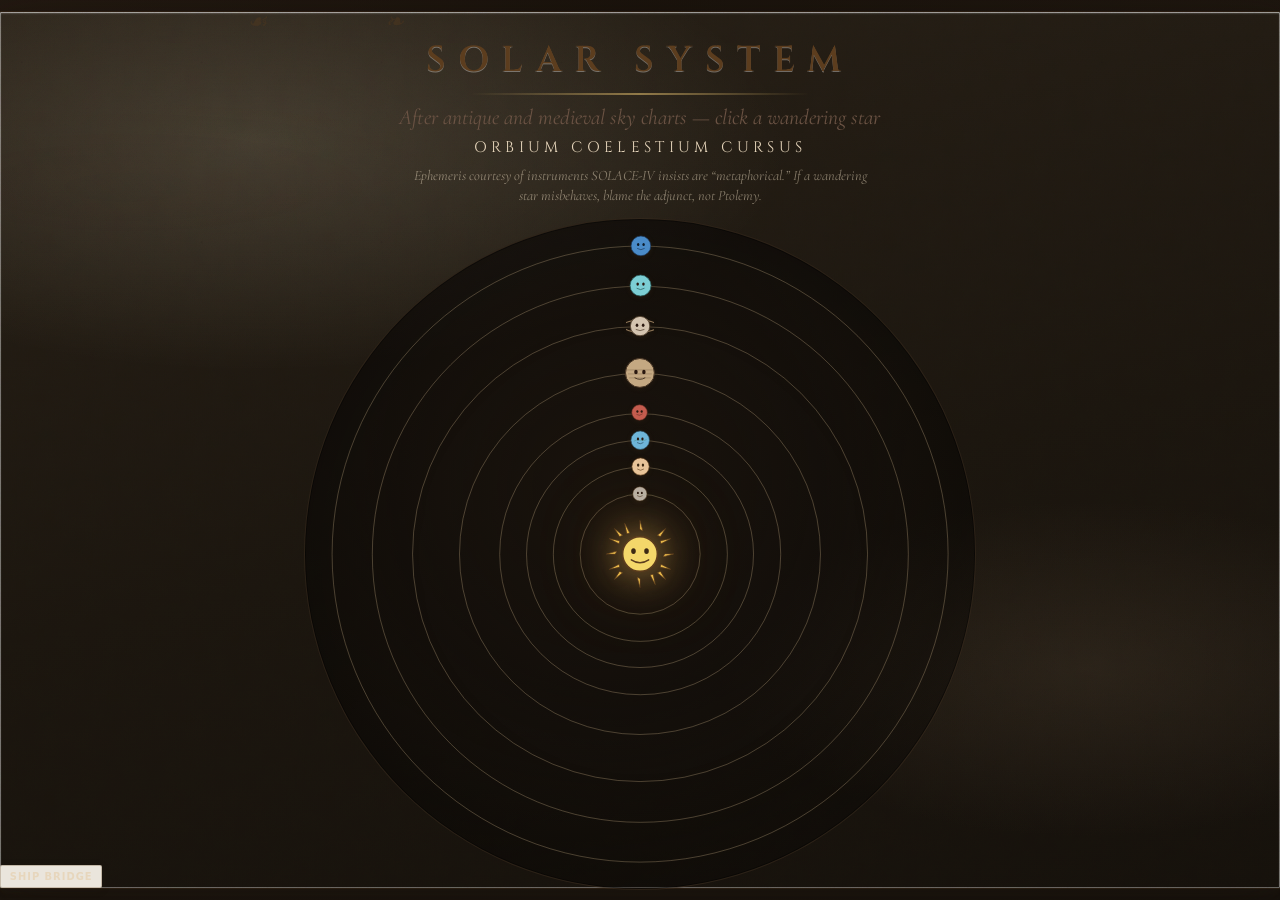
<file: home.html>
<!DOCTYPE html>
<html lang="en">
<head>
    <meta charset="UTF-8">
    <meta name="viewport" content="width=device-width, initial-scale=1, viewport-fit=cover">
    <meta name="view-transition" content="same-origin">
    <title>Solar System</title>
    <link rel="stylesheet" href="home.css">
</head>
<body class="codex-home">
    <div class="sheet-grain" aria-hidden="true"></div>
    <div class="sheet-flecks" aria-hidden="true"></div>
    <header>
        <p class="header-ornaments" aria-hidden="true">☙ ❧</p>
        <h1>Solar System</h1>
        <hr class="subtitle-rule" aria-hidden="true">
        <p>After antique and medieval sky charts — click a wandering star</p>
        <span class="latin-tag">Orbium coelestium cursus</span>
        <p class="codex-footnote">Ephemeris courtesy of instruments SOLACE-IV insists are “metaphorical.” If a wandering star misbehaves, blame the adjunct, not Ptolemy.</p>
    </header>
    <div class="stage-wrap">
        <div class="solar-system" role="img" aria-label="Animated classical Sun and planets in orbit">
            <div class="sun codex-sun-vt" aria-hidden="true">
                <svg viewBox="0 0 100 100" xmlns="http://www.w3.org/2000/svg">
                    <g stroke="#5c3d1e" stroke-linecap="round" stroke-linejoin="round">
                        <g fill="#e8b84a">
                            <path d="M50 4 L54 18 L50 16 Z"/><path d="M50 96 L46 82 L50 84 Z"/>
                            <path d="M4 50 L18 46 L16 50 Z"/><path d="M96 50 L82 54 L84 50 Z"/>
                            <path d="M15 15 L26 24 L22 26 Z"/><path d="M85 85 L74 76 L78 74 Z"/>
                            <path d="M85 15 L74 24 L78 26 Z"/><path d="M15 85 L26 76 L22 74 Z"/>
                            <path d="M29 8 L36 21 L32 22 Z"/><path d="M71 92 L64 79 L68 78 Z"/>
                            <path d="M8 29 L21 36 L22 32 Z"/><path d="M92 71 L79 64 L78 68 Z"/>
                            <path d="M92 29 L79 36 L78 32 Z"/><path d="M8 71 L21 64 L22 68 Z"/>
                        </g>
                        <circle cx="50" cy="50" r="24" fill="#f4d76a" stroke-width="2.2"/>
                        <ellipse cx="41" cy="46" rx="3.2" ry="4" fill="#3d2914" stroke="none"/>
                        <ellipse cx="59" cy="46" rx="3.2" ry="4" fill="#3d2914" stroke="none"/>
                        <path d="M38 58 Q50 66 62 58" fill="none" stroke="#5c3d1e" stroke-width="2" stroke-linecap="round"/>
                    </g>
                </svg>
            </div>

            <div class="orbit" style="width: 18%; height: 18%;"></div>
            <div class="orbit-track" style="--orbit-size: 18%; --period: 12s; --delay: -2s; --z: 2;">
                <a class="planet-link" data-planet="mercury" href="planets/mercury.html" title="Mercury" style="--planet-size: 2.35cqw; --period: 12s; --delay: -2s;">
                    <svg viewBox="0 0 64 64" xmlns="http://www.w3.org/2000/svg" aria-hidden="true">
                        <circle cx="32" cy="32" r="29" fill="#b8b0a4" stroke="#3d2914" stroke-width="2"/>
                        <ellipse cx="24" cy="28" rx="4" ry="5" fill="#2a1810"/><ellipse cx="40" cy="28" rx="4" ry="5" fill="#2a1810"/>
                        <path d="M22 40 Q32 48 42 40" fill="none" stroke="#3d2914" stroke-width="2" stroke-linecap="round"/>
                    </svg>
                    <span>Mercury</span>
                </a>
            </div>

            <div class="orbit" style="width: 26%; height: 26%;"></div>
            <div class="orbit-track" style="--orbit-size: 26%; --period: 18s; --delay: -5s; --z: 3;">
                <a class="planet-link" data-planet="venus" href="planets/venus.html" title="Venus" style="--planet-size: 2.85cqw; --period: 18s; --delay: -5s;">
                    <svg viewBox="0 0 64 64" xmlns="http://www.w3.org/2000/svg" aria-hidden="true">
                        <circle cx="32" cy="32" r="29" fill="#e8c49a" stroke="#5c3d1e" stroke-width="2"/>
                        <ellipse cx="24" cy="27" rx="4" ry="5.5" fill="#3d2914"/><ellipse cx="40" cy="27" rx="4" ry="5.5" fill="#3d2914"/>
                        <path d="M22 41 Q32 49 42 41" fill="none" stroke="#5c3d1e" stroke-width="2" stroke-linecap="round"/>
                    </svg>
                    <span>Venus</span>
                </a>
            </div>

            <div class="orbit" style="width: 34%; height: 34%;"></div>
            <div class="orbit-track" style="--orbit-size: 34%; --period: 24s; --delay: -8s; --z: 4;">
                <a class="planet-link" data-planet="earth" href="planets/earth.html" title="Earth" style="--planet-size: 3.05cqw; --period: 24s; --delay: -8s;">
                    <svg viewBox="0 0 64 64" xmlns="http://www.w3.org/2000/svg" aria-hidden="true">
                        <circle cx="32" cy="32" r="29" fill="#6eb5d9" stroke="#2a4a5c" stroke-width="2"/>
                        <path d="M12 35 Q22 28 32 32 T52 30" fill="none" stroke="#4a9080" stroke-width="1.5" opacity="0.9"/>
                        <ellipse cx="25" cy="28" rx="3.5" ry="4.5" fill="#2a1810"/><ellipse cx="39" cy="28" rx="3.5" ry="4.5" fill="#2a1810"/>
                        <path d="M23 40 Q32 47 41 40" fill="none" stroke="#2a4a5c" stroke-width="2" stroke-linecap="round"/>
                    </svg>
                    <span>Earth</span>
                </a>
            </div>

            <div class="orbit" style="width: 42%; height: 42%;"></div>
            <div class="orbit-track" style="--orbit-size: 42%; --period: 30s; --delay: -11s; --z: 5;">
                <a class="planet-link" data-planet="mars" href="planets/mars.html" title="Mars" style="--planet-size: 2.55cqw; --period: 30s; --delay: -11s;">
                    <svg viewBox="0 0 64 64" xmlns="http://www.w3.org/2000/svg" aria-hidden="true">
                        <circle cx="32" cy="32" r="29" fill="#c45c4e" stroke="#5c2a20" stroke-width="2"/>
                        <ellipse cx="24" cy="28" rx="4" ry="5" fill="#2a1810"/><ellipse cx="40" cy="28" rx="4" ry="5" fill="#2a1810"/>
                        <path d="M22 40 Q32 46 42 38" fill="none" stroke="#5c2a20" stroke-width="2" stroke-linecap="round"/>
                    </svg>
                    <span>Mars</span>
                </a>
            </div>

            <div class="orbit" style="width: 54%; height: 54%;"></div>
            <div class="orbit-track" style="--orbit-size: 54%; --period: 42s; --delay: -3s; --z: 6;">
                <a class="planet-link" data-planet="jupiter" href="planets/jupiter.html" title="Jupiter" style="--planet-size: 4.75cqw; --period: 42s; --delay: -3s;">
                    <svg viewBox="0 0 64 64" xmlns="http://www.w3.org/2000/svg" aria-hidden="true">
                        <circle cx="32" cy="32" r="29" fill="#c4a882" stroke="#4a3828" stroke-width="2"/>
                        <path d="M6 26 H58 M8 34 H56 M10 42 H54" stroke="#8b7355" stroke-width="1.2" opacity="0.85"/>
                        <ellipse cx="24" cy="30" rx="3.5" ry="4.5" fill="#2a1810"/><ellipse cx="40" cy="30" rx="3.5" ry="4.5" fill="#2a1810"/>
                        <path d="M22 42 Q32 48 42 42" fill="none" stroke="#4a3828" stroke-width="2" stroke-linecap="round"/>
                    </svg>
                    <span>Jupiter</span>
                </a>
            </div>

            <div class="orbit" style="width: 68%; height: 68%;"></div>
            <div class="orbit-track" style="--orbit-size: 68%; --period: 54s; --delay: -20s; --z: 7;">
                <a class="planet-link" data-planet="saturn" href="planets/saturn.html" title="Saturn" style="--planet-size: 4.2cqw; --period: 54s; --delay: -20s;">
                    <svg viewBox="0 0 64 64" xmlns="http://www.w3.org/2000/svg" aria-hidden="true">
                        <ellipse cx="32" cy="32" rx="38" ry="14" fill="none" stroke="#8b7355" stroke-width="2.5"/>
                        <circle cx="32" cy="32" r="22" fill="#d4c4b0" stroke="#5c4a38" stroke-width="2"/>
                        <ellipse cx="25" cy="30" rx="3" ry="4" fill="#2a1810"/><ellipse cx="39" cy="30" rx="3" ry="4" fill="#2a1810"/>
                        <path d="M23 40 Q32 45 41 40" fill="none" stroke="#5c4a38" stroke-width="1.8" stroke-linecap="round"/>
                    </svg>
                    <span>Saturn</span>
                </a>
            </div>

            <div class="orbit" style="width: 80%; height: 80%;"></div>
            <div class="orbit-track" style="--orbit-size: 80%; --period: 68s; --delay: -35s; --z: 8;">
                <a class="planet-link" data-planet="uranus" href="planets/uranus.html" title="Uranus" style="--planet-size: 3.45cqw; --period: 68s; --delay: -35s;">
                    <svg viewBox="0 0 64 64" xmlns="http://www.w3.org/2000/svg" aria-hidden="true">
                        <circle cx="32" cy="32" r="29" fill="#7cced4" stroke="#2a5c5c" stroke-width="2"/>
                        <ellipse cx="24" cy="28" rx="3.5" ry="4.5" fill="#2a1810"/><ellipse cx="40" cy="28" rx="3.5" ry="4.5" fill="#2a1810"/>
                        <path d="M22 40 Q32 47 42 40" fill="none" stroke="#2a5c5c" stroke-width="2" stroke-linecap="round"/>
                    </svg>
                    <span>Uranus</span>
                </a>
            </div>

            <div class="orbit" style="width: 92%; height: 92%;"></div>
            <div class="orbit-track" style="--orbit-size: 92%; --period: 84s; --delay: -50s; --z: 9;">
                <a class="planet-link" data-planet="neptune" href="planets/neptune.html" title="Neptune" style="--planet-size: 3.25cqw; --period: 84s; --delay: -50s;">
                    <svg viewBox="0 0 64 64" xmlns="http://www.w3.org/2000/svg" aria-hidden="true">
                        <circle cx="32" cy="32" r="29" fill="#4a8bc8" stroke="#1e3a5c" stroke-width="2"/>
                        <ellipse cx="24" cy="28" rx="3.5" ry="4.5" fill="#0d1a28"/><ellipse cx="40" cy="28" rx="3.5" ry="4.5" fill="#0d1a28"/>
                        <path d="M22 40 Q32 47 42 40" fill="none" stroke="#1e3a5c" stroke-width="2" stroke-linecap="round"/>
                    </svg>
                    <span>Neptune</span>
                </a>
            </div>
        </div>
    </div>
    <a href="index.html" class="ship-to-bridge" id="ship-to-bridge">Ship bridge</a>
    <script src="theme-sync.js"></script>
    <script>
        if (window.self !== window.top) document.getElementById("ship-to-bridge").hidden = true;
    </script>
</body>
</html>
</file>
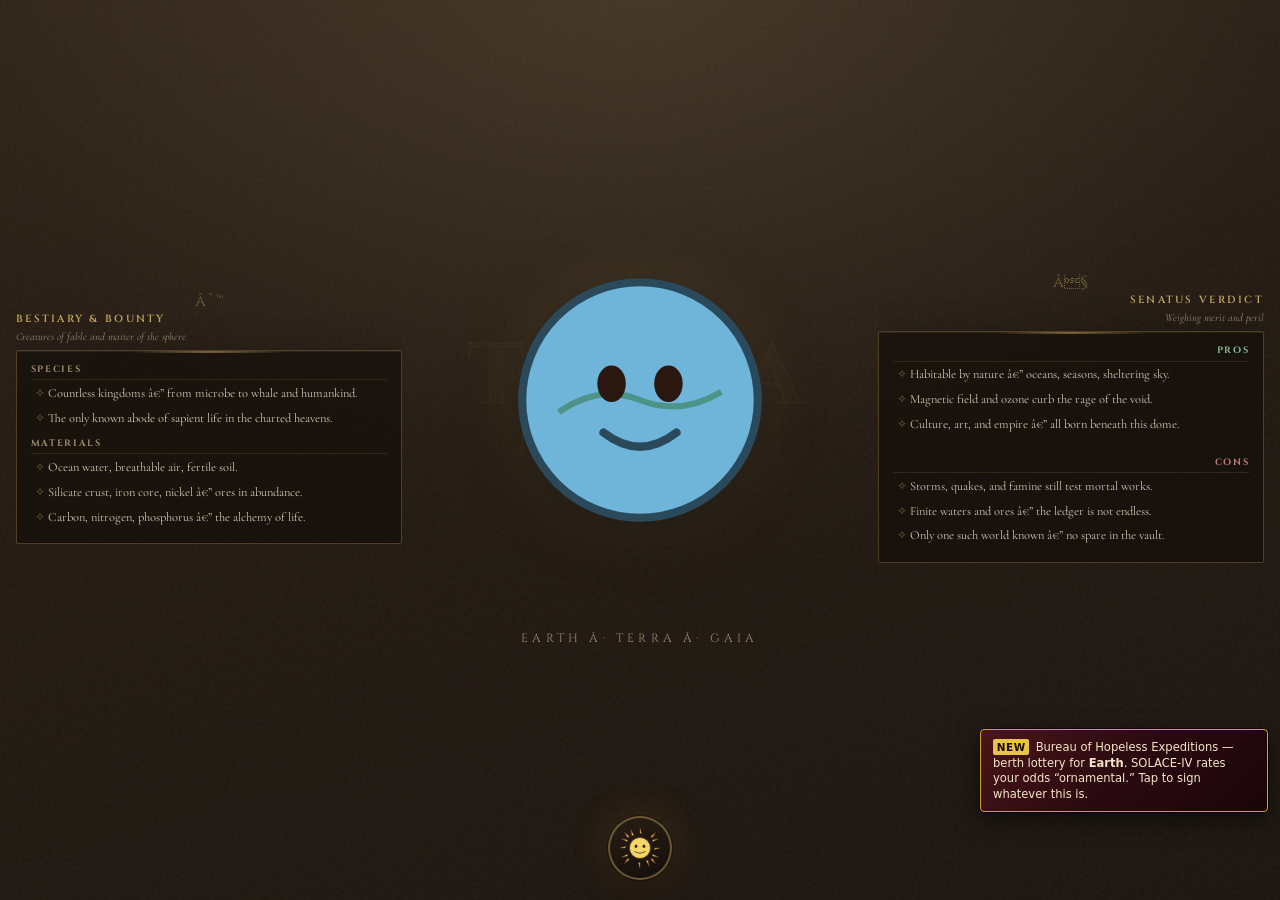
<file: planets/earth.html>
﻿<!DOCTYPE html>
<html lang="en">
<head>
    <meta charset="UTF-8">
    <meta name="viewport" content="width=device-width, initial-scale=1, viewport-fit=cover">
    <meta name="view-transition" content="same-origin">
    <title>Earth â€” Terra</title>
    <link rel="stylesheet" href="planet.css">
</head>
<body class="planet-body" data-planet="earth">
    <div class="imperial-wrap">
        <aside class="column column-left">
            <div class="column-ornament" aria-hidden="true">â˜™</div>
            <h2 class="column-title">Bestiary &amp; bounty</h2>
            <p class="subtitle">Creatures of fable and matter of the sphere</p>
            <div class="panel-frame">
                <section class="block">
                    <h3>Species</h3>
                    <ul class="roman-list">
                        <li>Countless kingdoms â€” from microbe to whale and humankind.</li>
                        <li>The only known abode of sapient life in the charted heavens.</li>
                    </ul>
                </section>
                <section class="block">
                    <h3>Materials</h3>
                    <ul class="roman-list">
                        <li>Ocean water, breathable air, fertile soil.</li>
                        <li>Silicate crust, iron core, nickel â€” ores in abundance.</li>
                        <li>Carbon, nitrogen, phosphorus â€” the alchemy of life.</li>
                    </ul>
                </section>
            </div>
        </aside>

        <main class="column column-center">
            <div class="center-stage-inner vt-hero-target">
                <div class="latin-watermark" aria-hidden="true">
                    <span style="display: block;">TERRA</span>
                    <span style="display: block; font-size: 0.45em; letter-spacing: 0.55em; margin-top: 0.25em;">MATER</span>
                </div>
                <div class="planet-showcase">
                    <div class="planet-halo"></div>
                    <div class="planet-spin-wrap">
                        <svg viewBox="0 0 64 64" xmlns="http://www.w3.org/2000/svg">
                            <circle cx="32" cy="32" r="29" fill="#6eb5d9" stroke="#2a4a5c" stroke-width="2"/>
                            <path d="M12 35 Q22 28 32 32 T52 30" fill="none" stroke="#4a9080" stroke-width="1.5" opacity="0.9"/>
                            <ellipse cx="25" cy="28" rx="3.5" ry="4.5" fill="#2a1810"/><ellipse cx="39" cy="28" rx="3.5" ry="4.5" fill="#2a1810"/>
                            <path d="M23 40 Q32 47 41 40" fill="none" stroke="#2a4a5c" stroke-width="2" stroke-linecap="round"/>
                        </svg>
                    </div>
                </div>
            </div>
            <p class="deity-line">Earth Â· Terra Â· Gaia</p>
        </main>

        <aside class="column column-right">
            <div class="column-ornament" aria-hidden="true">â§</div>
            <h2 class="column-title">Senatus verdict</h2>
            <p class="subtitle">Weighing merit and peril</p>
            <div class="panel-frame">
                <section class="block pro-block">
                    <h3>Pros</h3>
                    <ul class="roman-list">
                        <li>Habitable by nature â€” oceans, seasons, sheltering sky.</li>
                        <li>Magnetic field and ozone curb the rage of the void.</li>
                        <li>Culture, art, and empire â€” all born beneath this dome.</li>
                    </ul>
                </section>
                <section class="block con-block">
                    <h3>Cons</h3>
                    <ul class="roman-list">
                        <li>Storms, quakes, and famine still test mortal works.</li>
                        <li>Finite waters and ores â€” the ledger is not endless.</li>
                        <li>Only one such world known â€” no spare in the vault.</li>
                    </ul>
                </section>
            </div>
        </aside>
    </div>

    <a class="sun-home-btn" href="../home.html" title="Return to the solar system">
        <span class="sun-home-label">Return to solar system</span>
        <svg viewBox="0 0 100 100" xmlns="http://www.w3.org/2000/svg" aria-hidden="true">
            <g stroke="#5c3d1e" stroke-linecap="round" stroke-linejoin="round">
                <g fill="#e8b84a">
                    <path d="M50 4 L54 18 L50 16 Z"/><path d="M50 96 L46 82 L50 84 Z"/>
                    <path d="M4 50 L18 46 L16 50 Z"/><path d="M96 50 L82 54 L84 50 Z"/>
                    <path d="M15 15 L26 24 L22 26 Z"/><path d="M85 85 L74 76 L78 74 Z"/>
                    <path d="M85 15 L74 24 L78 26 Z"/><path d="M15 85 L26 76 L22 74 Z"/>
                    <path d="M29 8 L36 21 L32 22 Z"/><path d="M71 92 L64 79 L68 78 Z"/>
                    <path d="M8 29 L21 36 L22 32 Z"/><path d="M92 71 L79 64 L78 68 Z"/>
                    <path d="M92 29 L79 36 L78 32 Z"/><path d="M8 71 L21 64 L22 68 Z"/>
                </g>
                <circle cx="50" cy="50" r="24" fill="#f4d76a" stroke-width="2.2"/>
                <ellipse cx="41" cy="46" rx="3.2" ry="4" fill="#3d2914" stroke="none"/>
                <ellipse cx="59" cy="46" rx="3.2" ry="4" fill="#3d2914" stroke="none"/>
                <path d="M38 58 Q50 66 62 58" fill="none" stroke="#5c3d1e" stroke-width="2" stroke-linecap="round"/>
            </g>
        </svg>
    </a>
    <script src="../theme-sync.js"></script>
    <script src="planet-contract.js" defer></script>
</body>
</html>
</file>
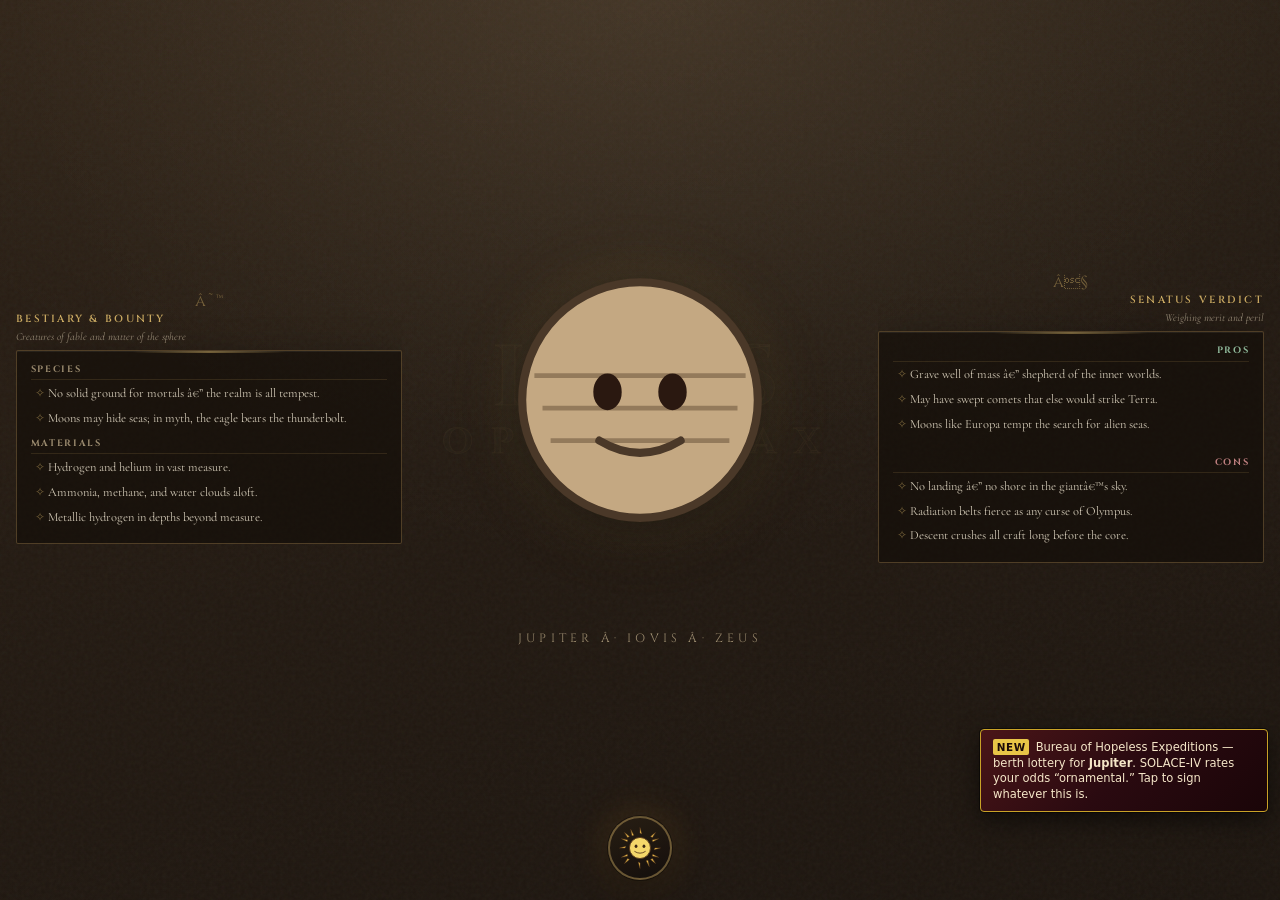
<file: planets/jupiter.html>
﻿<!DOCTYPE html>
<html lang="en">
<head>
    <meta charset="UTF-8">
    <meta name="viewport" content="width=device-width, initial-scale=1, viewport-fit=cover">
    <meta name="view-transition" content="same-origin">
    <title>Jupiter â€” Iovis</title>
    <link rel="stylesheet" href="planet.css">
</head>
<body class="planet-body" data-planet="jupiter">
    <div class="imperial-wrap">
        <aside class="column column-left">
            <div class="column-ornament" aria-hidden="true">â˜™</div>
            <h2 class="column-title">Bestiary &amp; bounty</h2>
            <p class="subtitle">Creatures of fable and matter of the sphere</p>
            <div class="panel-frame">
                <section class="block">
                    <h3>Species</h3>
                    <ul class="roman-list">
                        <li>No solid ground for mortals â€” the realm is all tempest.</li>
                        <li>Moons may hide seas; in myth, the eagle bears the thunderbolt.</li>
                    </ul>
                </section>
                <section class="block">
                    <h3>Materials</h3>
                    <ul class="roman-list">
                        <li>Hydrogen and helium in vast measure.</li>
                        <li>Ammonia, methane, and water clouds aloft.</li>
                        <li>Metallic hydrogen in depths beyond measure.</li>
                    </ul>
                </section>
            </div>
        </aside>

        <main class="column column-center">
            <div class="center-stage-inner vt-hero-target">
                <div class="latin-watermark" aria-hidden="true">
                    <span style="display: block;">IOVIS</span>
                    <span style="display: block; font-size: 0.42em; letter-spacing: 0.5em; margin-top: 0.25em;">OPT Â· MAX</span>
                </div>
                <div class="planet-showcase">
                    <div class="planet-halo"></div>
                    <div class="planet-spin-wrap">
                        <svg viewBox="0 0 64 64" xmlns="http://www.w3.org/2000/svg">
                            <circle cx="32" cy="32" r="29" fill="#c4a882" stroke="#4a3828" stroke-width="2"/>
                            <path d="M6 26 H58 M8 34 H56 M10 42 H54" stroke="#8b7355" stroke-width="1.2" opacity="0.85"/>
                            <ellipse cx="24" cy="30" rx="3.5" ry="4.5" fill="#2a1810"/><ellipse cx="40" cy="30" rx="3.5" ry="4.5" fill="#2a1810"/>
                            <path d="M22 42 Q32 48 42 42" fill="none" stroke="#4a3828" stroke-width="2" stroke-linecap="round"/>
                        </svg>
                    </div>
                </div>
            </div>
            <p class="deity-line">Jupiter Â· Iovis Â· Zeus</p>
        </main>

        <aside class="column column-right">
            <div class="column-ornament" aria-hidden="true">â§</div>
            <h2 class="column-title">Senatus verdict</h2>
            <p class="subtitle">Weighing merit and peril</p>
            <div class="panel-frame">
                <section class="block pro-block">
                    <h3>Pros</h3>
                    <ul class="roman-list">
                        <li>Grave well of mass â€” shepherd of the inner worlds.</li>
                        <li>May have swept comets that else would strike Terra.</li>
                        <li>Moons like Europa tempt the search for alien seas.</li>
                    </ul>
                </section>
                <section class="block con-block">
                    <h3>Cons</h3>
                    <ul class="roman-list">
                        <li>No landing â€” no shore in the giantâ€™s sky.</li>
                        <li>Radiation belts fierce as any curse of Olympus.</li>
                        <li>Descent crushes all craft long before the core.</li>
                    </ul>
                </section>
            </div>
        </aside>
    </div>

    <a class="sun-home-btn" href="../home.html" title="Return to the solar system">
        <span class="sun-home-label">Return to solar system</span>
        <svg viewBox="0 0 100 100" xmlns="http://www.w3.org/2000/svg" aria-hidden="true">
            <g stroke="#5c3d1e" stroke-linecap="round" stroke-linejoin="round">
                <g fill="#e8b84a">
                    <path d="M50 4 L54 18 L50 16 Z"/><path d="M50 96 L46 82 L50 84 Z"/>
                    <path d="M4 50 L18 46 L16 50 Z"/><path d="M96 50 L82 54 L84 50 Z"/>
                    <path d="M15 15 L26 24 L22 26 Z"/><path d="M85 85 L74 76 L78 74 Z"/>
                    <path d="M85 15 L74 24 L78 26 Z"/><path d="M15 85 L26 76 L22 74 Z"/>
                    <path d="M29 8 L36 21 L32 22 Z"/><path d="M71 92 L64 79 L68 78 Z"/>
                    <path d="M8 29 L21 36 L22 32 Z"/><path d="M92 71 L79 64 L78 68 Z"/>
                    <path d="M92 29 L79 36 L78 32 Z"/><path d="M8 71 L21 64 L22 68 Z"/>
                </g>
                <circle cx="50" cy="50" r="24" fill="#f4d76a" stroke-width="2.2"/>
                <ellipse cx="41" cy="46" rx="3.2" ry="4" fill="#3d2914" stroke="none"/>
                <ellipse cx="59" cy="46" rx="3.2" ry="4" fill="#3d2914" stroke="none"/>
                <path d="M38 58 Q50 66 62 58" fill="none" stroke="#5c3d1e" stroke-width="2" stroke-linecap="round"/>
            </g>
        </svg>
    </a>
    <script src="../theme-sync.js"></script>
    <script src="planet-contract.js" defer></script>
</body>
</html>
</file>
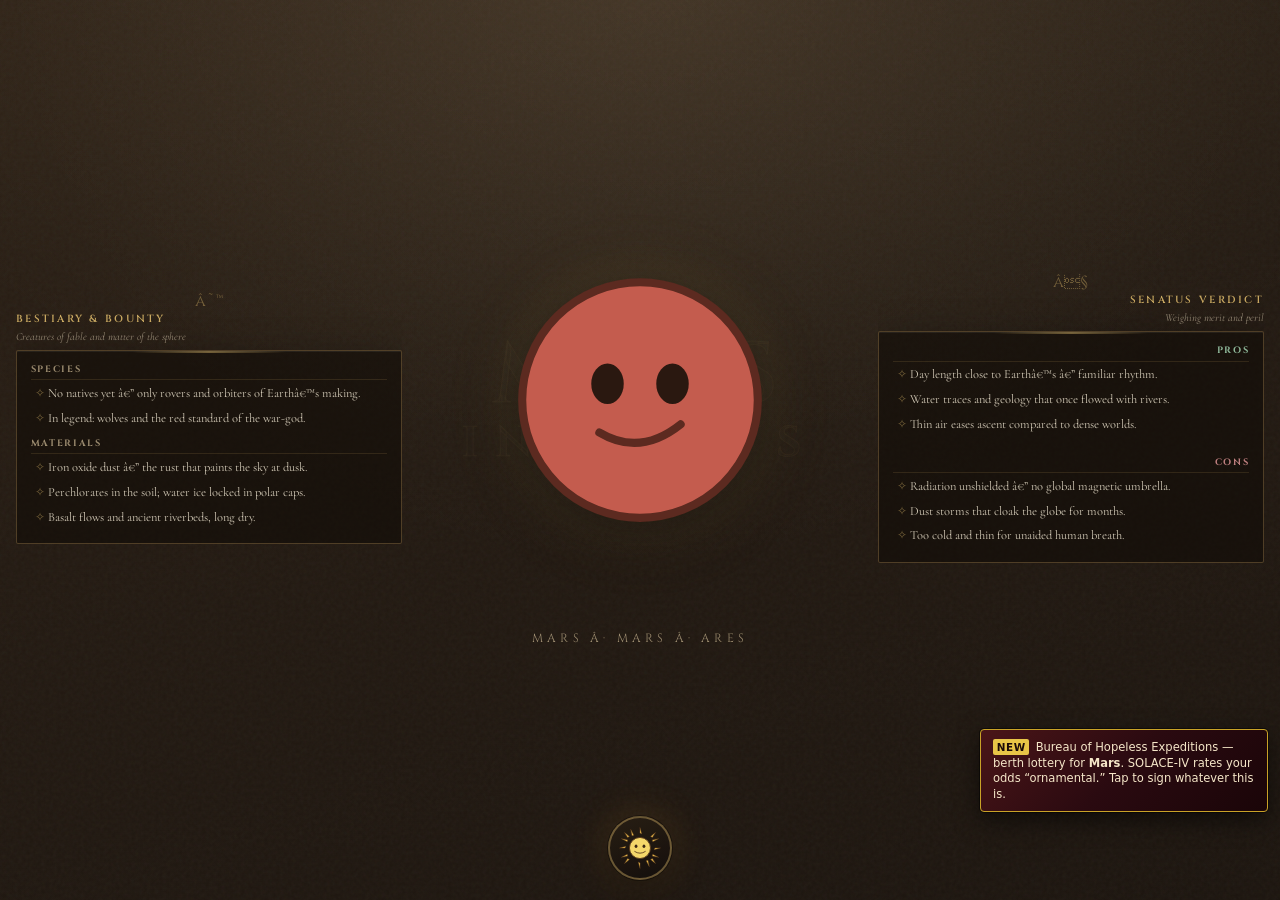
<file: planets/mars.html>
﻿<!DOCTYPE html>
<html lang="en">
<head>
    <meta charset="UTF-8">
    <meta name="viewport" content="width=device-width, initial-scale=1, viewport-fit=cover">
    <meta name="view-transition" content="same-origin">
    <title>Mars â€” Mars</title>
    <link rel="stylesheet" href="planet.css">
</head>
<body class="planet-body" data-planet="mars">
    <div class="imperial-wrap">
        <aside class="column column-left">
            <div class="column-ornament" aria-hidden="true">â˜™</div>
            <h2 class="column-title">Bestiary &amp; bounty</h2>
            <p class="subtitle">Creatures of fable and matter of the sphere</p>
            <div class="panel-frame">
                <section class="block">
                    <h3>Species</h3>
                    <ul class="roman-list">
                        <li>No natives yet â€” only rovers and orbiters of Earthâ€™s making.</li>
                        <li>In legend: wolves and the red standard of the war-god.</li>
                    </ul>
                </section>
                <section class="block">
                    <h3>Materials</h3>
                    <ul class="roman-list">
                        <li>Iron oxide dust â€” the rust that paints the sky at dusk.</li>
                        <li>Perchlorates in the soil; water ice locked in polar caps.</li>
                        <li>Basalt flows and ancient riverbeds, long dry.</li>
                    </ul>
                </section>
            </div>
        </aside>

        <main class="column column-center">
            <div class="center-stage-inner vt-hero-target">
                <div class="latin-watermark" aria-hidden="true">
                    <span style="display: block;">MARS</span>
                    <span style="display: block; font-size: 0.5em; letter-spacing: 0.4em; margin-top: 0.2em;">INVICTVS</span>
                </div>
                <div class="planet-showcase">
                    <div class="planet-halo"></div>
                    <div class="planet-spin-wrap">
                        <svg viewBox="0 0 64 64" xmlns="http://www.w3.org/2000/svg">
                            <circle cx="32" cy="32" r="29" fill="#c45c4e" stroke="#5c2a20" stroke-width="2"/>
                            <ellipse cx="24" cy="28" rx="4" ry="5" fill="#2a1810"/><ellipse cx="40" cy="28" rx="4" ry="5" fill="#2a1810"/>
                            <path d="M22 40 Q32 46 42 38" fill="none" stroke="#5c2a20" stroke-width="2" stroke-linecap="round"/>
                        </svg>
                    </div>
                </div>
            </div>
            <p class="deity-line">Mars Â· Mars Â· Ares</p>
        </main>

        <aside class="column column-right">
            <div class="column-ornament" aria-hidden="true">â§</div>
            <h2 class="column-title">Senatus verdict</h2>
            <p class="subtitle">Weighing merit and peril</p>
            <div class="panel-frame">
                <section class="block pro-block">
                    <h3>Pros</h3>
                    <ul class="roman-list">
                        <li>Day length close to Earthâ€™s â€” familiar rhythm.</li>
                        <li>Water traces and geology that once flowed with rivers.</li>
                        <li>Thin air eases ascent compared to dense worlds.</li>
                    </ul>
                </section>
                <section class="block con-block">
                    <h3>Cons</h3>
                    <ul class="roman-list">
                        <li>Radiation unshielded â€” no global magnetic umbrella.</li>
                        <li>Dust storms that cloak the globe for months.</li>
                        <li>Too cold and thin for unaided human breath.</li>
                    </ul>
                </section>
            </div>
        </aside>
    </div>

    <a class="sun-home-btn" href="../home.html" title="Return to the solar system">
        <span class="sun-home-label">Return to solar system</span>
        <svg viewBox="0 0 100 100" xmlns="http://www.w3.org/2000/svg" aria-hidden="true">
            <g stroke="#5c3d1e" stroke-linecap="round" stroke-linejoin="round">
                <g fill="#e8b84a">
                    <path d="M50 4 L54 18 L50 16 Z"/><path d="M50 96 L46 82 L50 84 Z"/>
                    <path d="M4 50 L18 46 L16 50 Z"/><path d="M96 50 L82 54 L84 50 Z"/>
                    <path d="M15 15 L26 24 L22 26 Z"/><path d="M85 85 L74 76 L78 74 Z"/>
                    <path d="M85 15 L74 24 L78 26 Z"/><path d="M15 85 L26 76 L22 74 Z"/>
                    <path d="M29 8 L36 21 L32 22 Z"/><path d="M71 92 L64 79 L68 78 Z"/>
                    <path d="M8 29 L21 36 L22 32 Z"/><path d="M92 71 L79 64 L78 68 Z"/>
                    <path d="M92 29 L79 36 L78 32 Z"/><path d="M8 71 L21 64 L22 68 Z"/>
                </g>
                <circle cx="50" cy="50" r="24" fill="#f4d76a" stroke-width="2.2"/>
                <ellipse cx="41" cy="46" rx="3.2" ry="4" fill="#3d2914" stroke="none"/>
                <ellipse cx="59" cy="46" rx="3.2" ry="4" fill="#3d2914" stroke="none"/>
                <path d="M38 58 Q50 66 62 58" fill="none" stroke="#5c3d1e" stroke-width="2" stroke-linecap="round"/>
            </g>
        </svg>
    </a>
    <script src="../theme-sync.js"></script>
    <script src="planet-contract.js" defer></script>
</body>
</html>
</file>
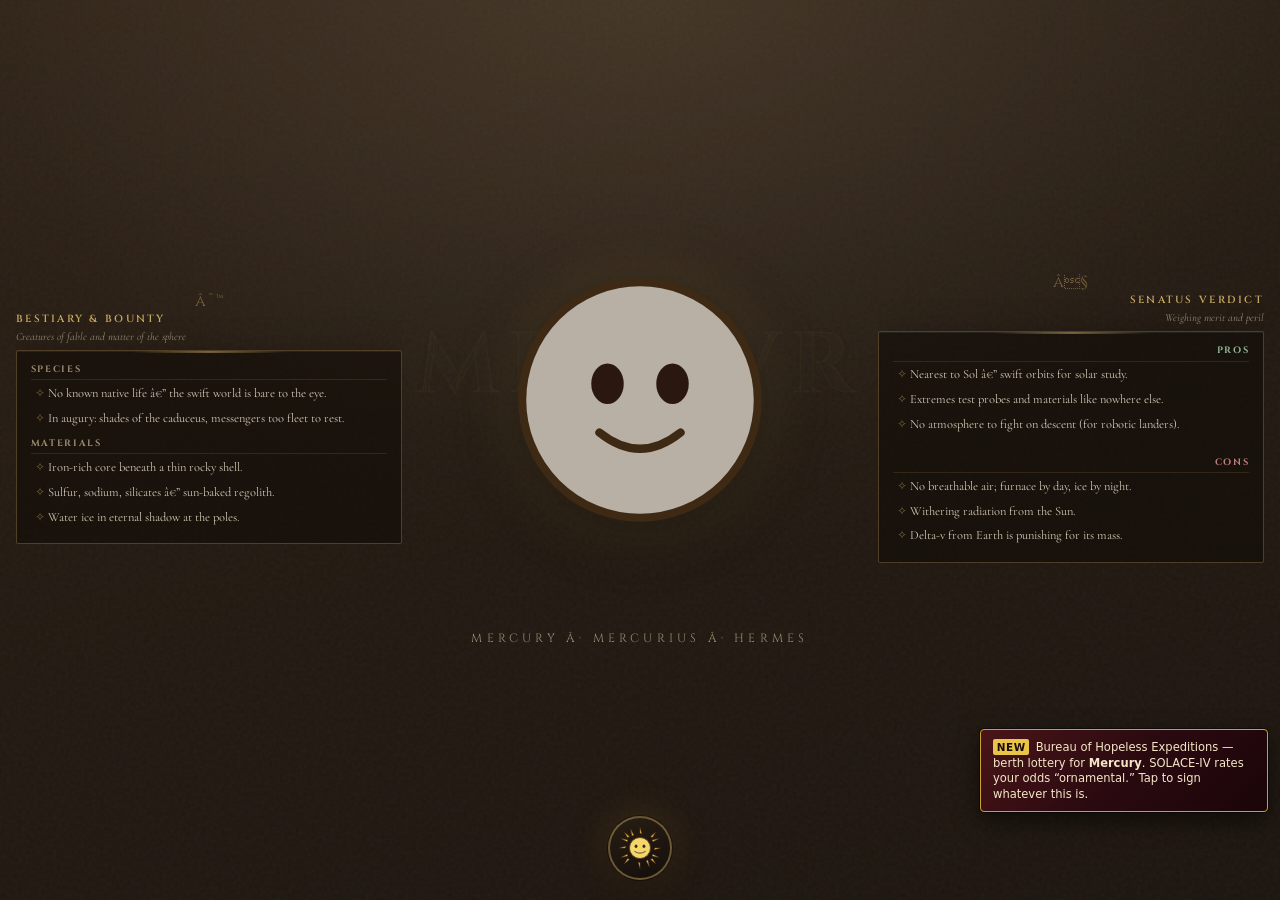
<file: planets/mercury.html>
﻿<!DOCTYPE html>
<html lang="en">
<head>
    <meta charset="UTF-8">
    <meta name="viewport" content="width=device-width, initial-scale=1, viewport-fit=cover">
    <meta name="view-transition" content="same-origin">
    <title>Mercury â€” Mercurius</title>
    <link rel="stylesheet" href="planet.css">
</head>
<body class="planet-body" data-planet="mercury">
    <div class="imperial-wrap">
        <aside class="column column-left">
            <div class="column-ornament" aria-hidden="true">â˜™</div>
            <h2 class="column-title">Bestiary &amp; bounty</h2>
            <p class="subtitle">Creatures of fable and matter of the sphere</p>
            <div class="panel-frame">
                <section class="block">
                    <h3>Species</h3>
                    <ul class="roman-list">
                        <li>No known native life â€” the swift world is bare to the eye.</li>
                        <li>In augury: shades of the caduceus, messengers too fleet to rest.</li>
                    </ul>
                </section>
                <section class="block">
                    <h3>Materials</h3>
                    <ul class="roman-list">
                        <li>Iron-rich core beneath a thin rocky shell.</li>
                        <li>Sulfur, sodium, silicates â€” sun-baked regolith.</li>
                        <li>Water ice in eternal shadow at the poles.</li>
                    </ul>
                </section>
            </div>
        </aside>

        <main class="column column-center">
            <div class="center-stage-inner vt-hero-target">
                <div class="latin-watermark" aria-hidden="true">
                    <span style="display: block;">MERCVR</span>
                    <span style="display: block; font-size: 0.85em; letter-spacing: 0.45em;">IVS</span>
                </div>
                <div class="planet-showcase">
                    <div class="planet-halo"></div>
                    <div class="planet-spin-wrap">
                        <svg viewBox="0 0 64 64" xmlns="http://www.w3.org/2000/svg">
                            <circle cx="32" cy="32" r="29" fill="#b8b0a4" stroke="#3d2914" stroke-width="2"/>
                            <ellipse cx="24" cy="28" rx="4" ry="5" fill="#2a1810"/><ellipse cx="40" cy="28" rx="4" ry="5" fill="#2a1810"/>
                            <path d="M22 40 Q32 48 42 40" fill="none" stroke="#3d2914" stroke-width="2" stroke-linecap="round"/>
                        </svg>
                    </div>
                </div>
            </div>
            <p class="deity-line">Mercury Â· Mercurius Â· Hermes</p>
        </main>

        <aside class="column column-right">
            <div class="column-ornament" aria-hidden="true">â§</div>
            <h2 class="column-title">Senatus verdict</h2>
            <p class="subtitle">Weighing merit and peril</p>
            <div class="panel-frame">
                <section class="block pro-block">
                    <h3>Pros</h3>
                    <ul class="roman-list">
                        <li>Nearest to Sol â€” swift orbits for solar study.</li>
                        <li>Extremes test probes and materials like nowhere else.</li>
                        <li>No atmosphere to fight on descent (for robotic landers).</li>
                    </ul>
                </section>
                <section class="block con-block">
                    <h3>Cons</h3>
                    <ul class="roman-list">
                        <li>No breathable air; furnace by day, ice by night.</li>
                        <li>Withering radiation from the Sun.</li>
                        <li>Delta-v from Earth is punishing for its mass.</li>
                    </ul>
                </section>
            </div>
        </aside>
    </div>

    <a class="sun-home-btn" href="../home.html" title="Return to the solar system">
        <span class="sun-home-label">Return to solar system</span>
        <svg viewBox="0 0 100 100" xmlns="http://www.w3.org/2000/svg" aria-hidden="true">
            <g stroke="#5c3d1e" stroke-linecap="round" stroke-linejoin="round">
                <g fill="#e8b84a">
                    <path d="M50 4 L54 18 L50 16 Z"/><path d="M50 96 L46 82 L50 84 Z"/>
                    <path d="M4 50 L18 46 L16 50 Z"/><path d="M96 50 L82 54 L84 50 Z"/>
                    <path d="M15 15 L26 24 L22 26 Z"/><path d="M85 85 L74 76 L78 74 Z"/>
                    <path d="M85 15 L74 24 L78 26 Z"/><path d="M15 85 L26 76 L22 74 Z"/>
                    <path d="M29 8 L36 21 L32 22 Z"/><path d="M71 92 L64 79 L68 78 Z"/>
                    <path d="M8 29 L21 36 L22 32 Z"/><path d="M92 71 L79 64 L78 68 Z"/>
                    <path d="M92 29 L79 36 L78 32 Z"/><path d="M8 71 L21 64 L22 68 Z"/>
                </g>
                <circle cx="50" cy="50" r="24" fill="#f4d76a" stroke-width="2.2"/>
                <ellipse cx="41" cy="46" rx="3.2" ry="4" fill="#3d2914" stroke="none"/>
                <ellipse cx="59" cy="46" rx="3.2" ry="4" fill="#3d2914" stroke="none"/>
                <path d="M38 58 Q50 66 62 58" fill="none" stroke="#5c3d1e" stroke-width="2" stroke-linecap="round"/>
            </g>
        </svg>
    </a>
    <script src="../theme-sync.js"></script>
    <script src="planet-contract.js" defer></script>
</body>
</html>
</file>
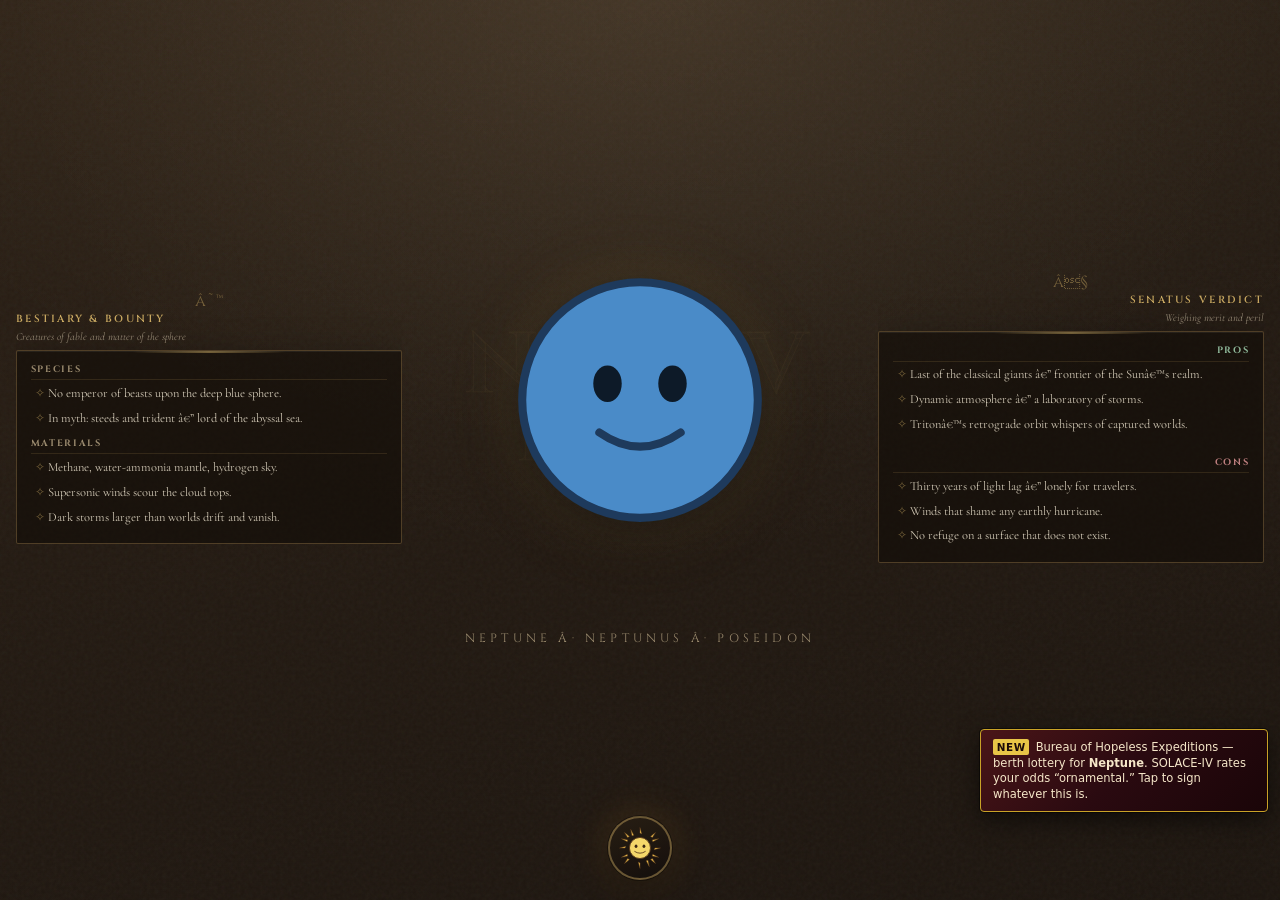
<file: planets/neptune.html>
﻿<!DOCTYPE html>
<html lang="en">
<head>
    <meta charset="UTF-8">
    <meta name="viewport" content="width=device-width, initial-scale=1, viewport-fit=cover">
    <meta name="view-transition" content="same-origin">
    <title>Neptune â€” Neptunus</title>
    <link rel="stylesheet" href="planet.css">
</head>
<body class="planet-body" data-planet="neptune">
    <div class="imperial-wrap">
        <aside class="column column-left">
            <div class="column-ornament" aria-hidden="true">â˜™</div>
            <h2 class="column-title">Bestiary &amp; bounty</h2>
            <p class="subtitle">Creatures of fable and matter of the sphere</p>
            <div class="panel-frame">
                <section class="block">
                    <h3>Species</h3>
                    <ul class="roman-list">
                        <li>No emperor of beasts upon the deep blue sphere.</li>
                        <li>In myth: steeds and trident â€” lord of the abyssal sea.</li>
                    </ul>
                </section>
                <section class="block">
                    <h3>Materials</h3>
                    <ul class="roman-list">
                        <li>Methane, water-ammonia mantle, hydrogen sky.</li>
                        <li>Supersonic winds scour the cloud tops.</li>
                        <li>Dark storms larger than worlds drift and vanish.</li>
                    </ul>
                </section>
            </div>
        </aside>

        <main class="column column-center">
            <div class="center-stage-inner vt-hero-target">
                <div class="latin-watermark" aria-hidden="true">
                    <span style="display: block;">NEPTV</span>
                    <span style="display: block; font-size: 0.85em; letter-spacing: 0.4em;">NVS</span>
                </div>
                <div class="planet-showcase">
                    <div class="planet-halo"></div>
                    <div class="planet-spin-wrap">
                        <svg viewBox="0 0 64 64" xmlns="http://www.w3.org/2000/svg">
                            <circle cx="32" cy="32" r="29" fill="#4a8bc8" stroke="#1e3a5c" stroke-width="2"/>
                            <ellipse cx="24" cy="28" rx="3.5" ry="4.5" fill="#0d1a28"/><ellipse cx="40" cy="28" rx="3.5" ry="4.5" fill="#0d1a28"/>
                            <path d="M22 40 Q32 47 42 40" fill="none" stroke="#1e3a5c" stroke-width="2" stroke-linecap="round"/>
                        </svg>
                    </div>
                </div>
            </div>
            <p class="deity-line">Neptune Â· Neptunus Â· Poseidon</p>
        </main>

        <aside class="column column-right">
            <div class="column-ornament" aria-hidden="true">â§</div>
            <h2 class="column-title">Senatus verdict</h2>
            <p class="subtitle">Weighing merit and peril</p>
            <div class="panel-frame">
                <section class="block pro-block">
                    <h3>Pros</h3>
                    <ul class="roman-list">
                        <li>Last of the classical giants â€” frontier of the Sunâ€™s realm.</li>
                        <li>Dynamic atmosphere â€” a laboratory of storms.</li>
                        <li>Tritonâ€™s retrograde orbit whispers of captured worlds.</li>
                    </ul>
                </section>
                <section class="block con-block">
                    <h3>Cons</h3>
                    <ul class="roman-list">
                        <li>Thirty years of light lag â€” lonely for travelers.</li>
                        <li>Winds that shame any earthly hurricane.</li>
                        <li>No refuge on a surface that does not exist.</li>
                    </ul>
                </section>
            </div>
        </aside>
    </div>

    <a class="sun-home-btn" href="../home.html" title="Return to the solar system">
        <span class="sun-home-label">Return to solar system</span>
        <svg viewBox="0 0 100 100" xmlns="http://www.w3.org/2000/svg" aria-hidden="true">
            <g stroke="#5c3d1e" stroke-linecap="round" stroke-linejoin="round">
                <g fill="#e8b84a">
                    <path d="M50 4 L54 18 L50 16 Z"/><path d="M50 96 L46 82 L50 84 Z"/>
                    <path d="M4 50 L18 46 L16 50 Z"/><path d="M96 50 L82 54 L84 50 Z"/>
                    <path d="M15 15 L26 24 L22 26 Z"/><path d="M85 85 L74 76 L78 74 Z"/>
                    <path d="M85 15 L74 24 L78 26 Z"/><path d="M15 85 L26 76 L22 74 Z"/>
                    <path d="M29 8 L36 21 L32 22 Z"/><path d="M71 92 L64 79 L68 78 Z"/>
                    <path d="M8 29 L21 36 L22 32 Z"/><path d="M92 71 L79 64 L78 68 Z"/>
                    <path d="M92 29 L79 36 L78 32 Z"/><path d="M8 71 L21 64 L22 68 Z"/>
                </g>
                <circle cx="50" cy="50" r="24" fill="#f4d76a" stroke-width="2.2"/>
                <ellipse cx="41" cy="46" rx="3.2" ry="4" fill="#3d2914" stroke="none"/>
                <ellipse cx="59" cy="46" rx="3.2" ry="4" fill="#3d2914" stroke="none"/>
                <path d="M38 58 Q50 66 62 58" fill="none" stroke="#5c3d1e" stroke-width="2" stroke-linecap="round"/>
            </g>
        </svg>
    </a>
    <script src="../theme-sync.js"></script>
    <script src="planet-contract.js" defer></script>
</body>
</html>
</file>
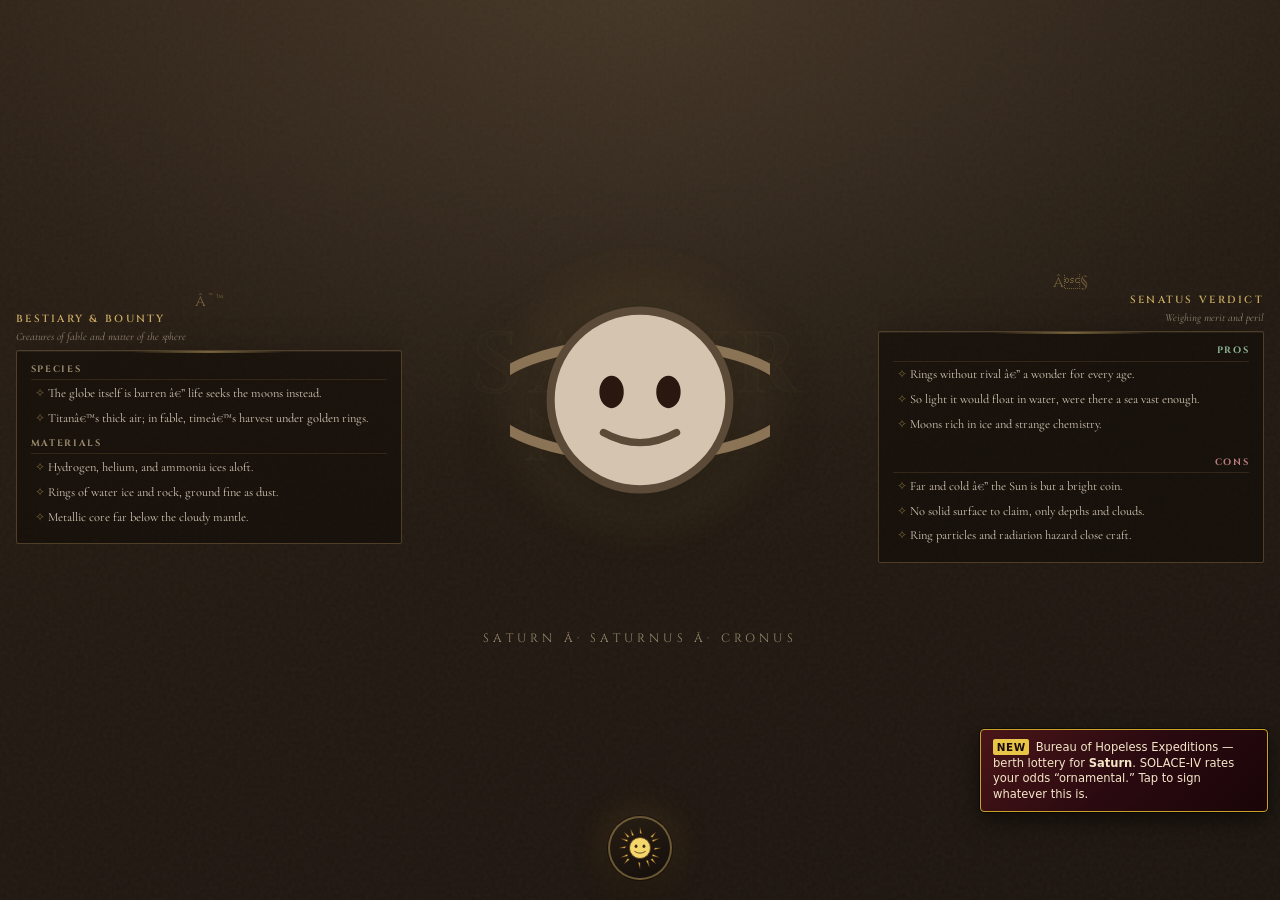
<file: planets/saturn.html>
﻿<!DOCTYPE html>
<html lang="en">
<head>
    <meta charset="UTF-8">
    <meta name="viewport" content="width=device-width, initial-scale=1, viewport-fit=cover">
    <meta name="view-transition" content="same-origin">
    <title>Saturn â€” Saturnus</title>
    <link rel="stylesheet" href="planet.css">
</head>
<body class="planet-body" data-planet="saturn">
    <div class="imperial-wrap">
        <aside class="column column-left">
            <div class="column-ornament" aria-hidden="true">â˜™</div>
            <h2 class="column-title">Bestiary &amp; bounty</h2>
            <p class="subtitle">Creatures of fable and matter of the sphere</p>
            <div class="panel-frame">
                <section class="block">
                    <h3>Species</h3>
                    <ul class="roman-list">
                        <li>The globe itself is barren â€” life seeks the moons instead.</li>
                        <li>Titanâ€™s thick air; in fable, timeâ€™s harvest under golden rings.</li>
                    </ul>
                </section>
                <section class="block">
                    <h3>Materials</h3>
                    <ul class="roman-list">
                        <li>Hydrogen, helium, and ammonia ices aloft.</li>
                        <li>Rings of water ice and rock, ground fine as dust.</li>
                        <li>Metallic core far below the cloudy mantle.</li>
                    </ul>
                </section>
            </div>
        </aside>

        <main class="column column-center">
            <div class="center-stage-inner vt-hero-target">
                <div class="latin-watermark" aria-hidden="true">
                    <span style="display: block;">SATVR</span>
                    <span style="display: block; font-size: 0.85em; letter-spacing: 0.35em;">NVS</span>
                </div>
                <div class="planet-showcase">
                    <div class="planet-halo"></div>
                    <div class="planet-spin-wrap">
                        <svg viewBox="0 0 64 64" xmlns="http://www.w3.org/2000/svg">
                            <ellipse cx="32" cy="32" rx="38" ry="14" fill="none" stroke="#8b7355" stroke-width="2.5"/>
                            <circle cx="32" cy="32" r="22" fill="#d4c4b0" stroke="#5c4a38" stroke-width="2"/>
                            <ellipse cx="25" cy="30" rx="3" ry="4" fill="#2a1810"/><ellipse cx="39" cy="30" rx="3" ry="4" fill="#2a1810"/>
                            <path d="M23 40 Q32 45 41 40" fill="none" stroke="#5c4a38" stroke-width="1.8" stroke-linecap="round"/>
                        </svg>
                    </div>
                </div>
            </div>
            <p class="deity-line">Saturn Â· Saturnus Â· Cronus</p>
        </main>

        <aside class="column column-right">
            <div class="column-ornament" aria-hidden="true">â§</div>
            <h2 class="column-title">Senatus verdict</h2>
            <p class="subtitle">Weighing merit and peril</p>
            <div class="panel-frame">
                <section class="block pro-block">
                    <h3>Pros</h3>
                    <ul class="roman-list">
                        <li>Rings without rival â€” a wonder for every age.</li>
                        <li>So light it would float in water, were there a sea vast enough.</li>
                        <li>Moons rich in ice and strange chemistry.</li>
                    </ul>
                </section>
                <section class="block con-block">
                    <h3>Cons</h3>
                    <ul class="roman-list">
                        <li>Far and cold â€” the Sun is but a bright coin.</li>
                        <li>No solid surface to claim, only depths and clouds.</li>
                        <li>Ring particles and radiation hazard close craft.</li>
                    </ul>
                </section>
            </div>
        </aside>
    </div>

    <a class="sun-home-btn" href="../home.html" title="Return to the solar system">
        <span class="sun-home-label">Return to solar system</span>
        <svg viewBox="0 0 100 100" xmlns="http://www.w3.org/2000/svg" aria-hidden="true">
            <g stroke="#5c3d1e" stroke-linecap="round" stroke-linejoin="round">
                <g fill="#e8b84a">
                    <path d="M50 4 L54 18 L50 16 Z"/><path d="M50 96 L46 82 L50 84 Z"/>
                    <path d="M4 50 L18 46 L16 50 Z"/><path d="M96 50 L82 54 L84 50 Z"/>
                    <path d="M15 15 L26 24 L22 26 Z"/><path d="M85 85 L74 76 L78 74 Z"/>
                    <path d="M85 15 L74 24 L78 26 Z"/><path d="M15 85 L26 76 L22 74 Z"/>
                    <path d="M29 8 L36 21 L32 22 Z"/><path d="M71 92 L64 79 L68 78 Z"/>
                    <path d="M8 29 L21 36 L22 32 Z"/><path d="M92 71 L79 64 L78 68 Z"/>
                    <path d="M92 29 L79 36 L78 32 Z"/><path d="M8 71 L21 64 L22 68 Z"/>
                </g>
                <circle cx="50" cy="50" r="24" fill="#f4d76a" stroke-width="2.2"/>
                <ellipse cx="41" cy="46" rx="3.2" ry="4" fill="#3d2914" stroke="none"/>
                <ellipse cx="59" cy="46" rx="3.2" ry="4" fill="#3d2914" stroke="none"/>
                <path d="M38 58 Q50 66 62 58" fill="none" stroke="#5c3d1e" stroke-width="2" stroke-linecap="round"/>
            </g>
        </svg>
    </a>
    <script src="../theme-sync.js"></script>
    <script src="planet-contract.js" defer></script>
</body>
</html>
</file>
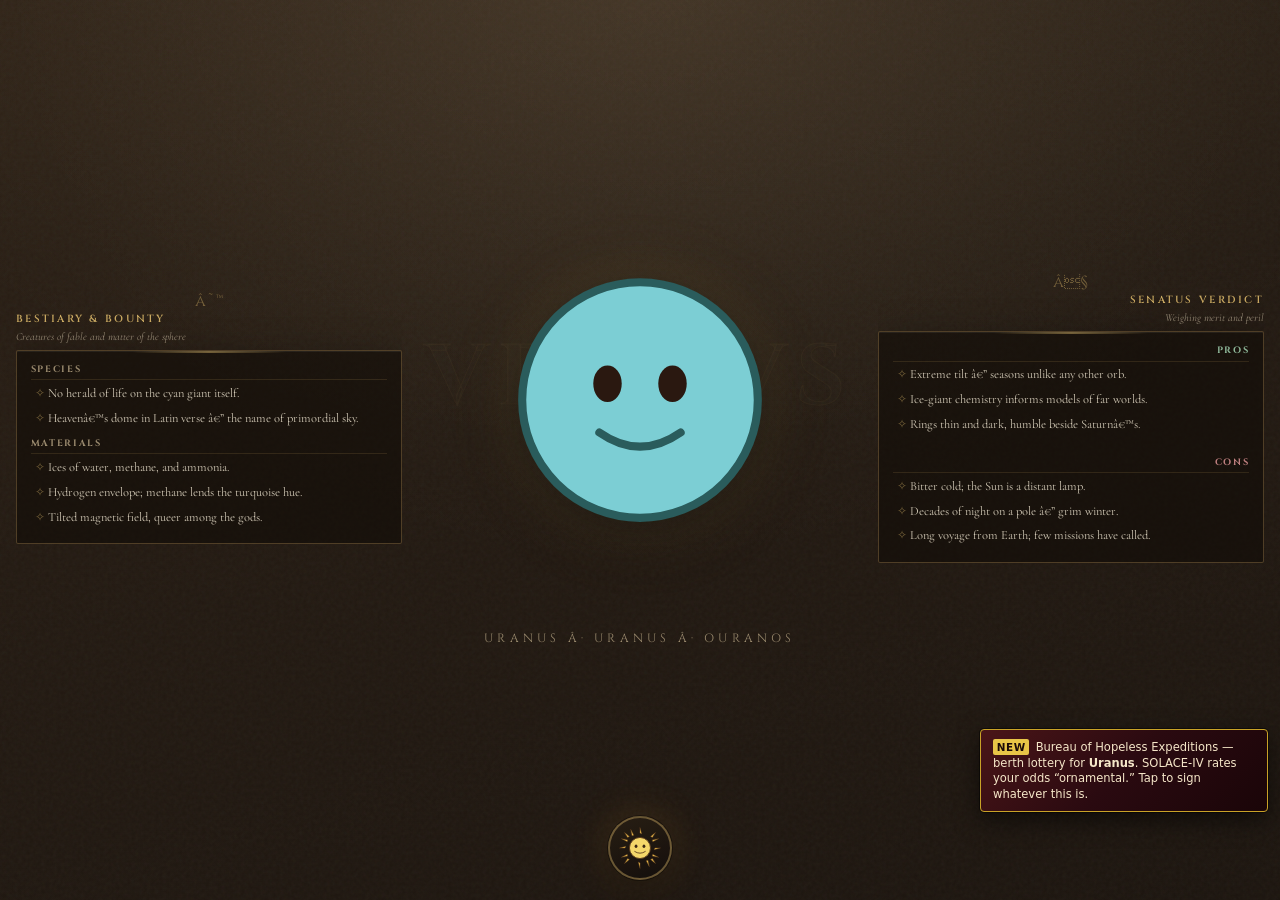
<file: planets/uranus.html>
﻿<!DOCTYPE html>
<html lang="en">
<head>
    <meta charset="UTF-8">
    <meta name="viewport" content="width=device-width, initial-scale=1, viewport-fit=cover">
    <meta name="view-transition" content="same-origin">
    <title>Uranus â€” Uranus</title>
    <link rel="stylesheet" href="planet.css">
</head>
<body class="planet-body" data-planet="uranus">
    <div class="imperial-wrap">
        <aside class="column column-left">
            <div class="column-ornament" aria-hidden="true">â˜™</div>
            <h2 class="column-title">Bestiary &amp; bounty</h2>
            <p class="subtitle">Creatures of fable and matter of the sphere</p>
            <div class="panel-frame">
                <section class="block">
                    <h3>Species</h3>
                    <ul class="roman-list">
                        <li>No herald of life on the cyan giant itself.</li>
                        <li>Heavenâ€™s dome in Latin verse â€” the name of primordial sky.</li>
                    </ul>
                </section>
                <section class="block">
                    <h3>Materials</h3>
                    <ul class="roman-list">
                        <li>Ices of water, methane, and ammonia.</li>
                        <li>Hydrogen envelope; methane lends the turquoise hue.</li>
                        <li>Tilted magnetic field, queer among the gods.</li>
                    </ul>
                </section>
            </div>
        </aside>

        <main class="column column-center">
            <div class="center-stage-inner vt-hero-target">
                <div class="latin-watermark" aria-hidden="true">
                    <span style="display: block;">VRANVS</span>
                    <span style="display: block; font-size: 0.45em; letter-spacing: 0.45em; margin-top: 0.2em;">CAELI</span>
                </div>
                <div class="planet-showcase">
                    <div class="planet-halo"></div>
                    <div class="planet-spin-wrap">
                        <svg viewBox="0 0 64 64" xmlns="http://www.w3.org/2000/svg">
                            <circle cx="32" cy="32" r="29" fill="#7cced4" stroke="#2a5c5c" stroke-width="2"/>
                            <ellipse cx="24" cy="28" rx="3.5" ry="4.5" fill="#2a1810"/><ellipse cx="40" cy="28" rx="3.5" ry="4.5" fill="#2a1810"/>
                            <path d="M22 40 Q32 47 42 40" fill="none" stroke="#2a5c5c" stroke-width="2" stroke-linecap="round"/>
                        </svg>
                    </div>
                </div>
            </div>
            <p class="deity-line">Uranus Â· Uranus Â· Ouranos</p>
        </main>

        <aside class="column column-right">
            <div class="column-ornament" aria-hidden="true">â§</div>
            <h2 class="column-title">Senatus verdict</h2>
            <p class="subtitle">Weighing merit and peril</p>
            <div class="panel-frame">
                <section class="block pro-block">
                    <h3>Pros</h3>
                    <ul class="roman-list">
                        <li>Extreme tilt â€” seasons unlike any other orb.</li>
                        <li>Ice-giant chemistry informs models of far worlds.</li>
                        <li>Rings thin and dark, humble beside Saturnâ€™s.</li>
                    </ul>
                </section>
                <section class="block con-block">
                    <h3>Cons</h3>
                    <ul class="roman-list">
                        <li>Bitter cold; the Sun is a distant lamp.</li>
                        <li>Decades of night on a pole â€” grim winter.</li>
                        <li>Long voyage from Earth; few missions have called.</li>
                    </ul>
                </section>
            </div>
        </aside>
    </div>

    <a class="sun-home-btn" href="../home.html" title="Return to the solar system">
        <span class="sun-home-label">Return to solar system</span>
        <svg viewBox="0 0 100 100" xmlns="http://www.w3.org/2000/svg" aria-hidden="true">
            <g stroke="#5c3d1e" stroke-linecap="round" stroke-linejoin="round">
                <g fill="#e8b84a">
                    <path d="M50 4 L54 18 L50 16 Z"/><path d="M50 96 L46 82 L50 84 Z"/>
                    <path d="M4 50 L18 46 L16 50 Z"/><path d="M96 50 L82 54 L84 50 Z"/>
                    <path d="M15 15 L26 24 L22 26 Z"/><path d="M85 85 L74 76 L78 74 Z"/>
                    <path d="M85 15 L74 24 L78 26 Z"/><path d="M15 85 L26 76 L22 74 Z"/>
                    <path d="M29 8 L36 21 L32 22 Z"/><path d="M71 92 L64 79 L68 78 Z"/>
                    <path d="M8 29 L21 36 L22 32 Z"/><path d="M92 71 L79 64 L78 68 Z"/>
                    <path d="M92 29 L79 36 L78 32 Z"/><path d="M8 71 L21 64 L22 68 Z"/>
                </g>
                <circle cx="50" cy="50" r="24" fill="#f4d76a" stroke-width="2.2"/>
                <ellipse cx="41" cy="46" rx="3.2" ry="4" fill="#3d2914" stroke="none"/>
                <ellipse cx="59" cy="46" rx="3.2" ry="4" fill="#3d2914" stroke="none"/>
                <path d="M38 58 Q50 66 62 58" fill="none" stroke="#5c3d1e" stroke-width="2" stroke-linecap="round"/>
            </g>
        </svg>
    </a>
    <script src="../theme-sync.js"></script>
    <script src="planet-contract.js" defer></script>
</body>
</html>
</file>
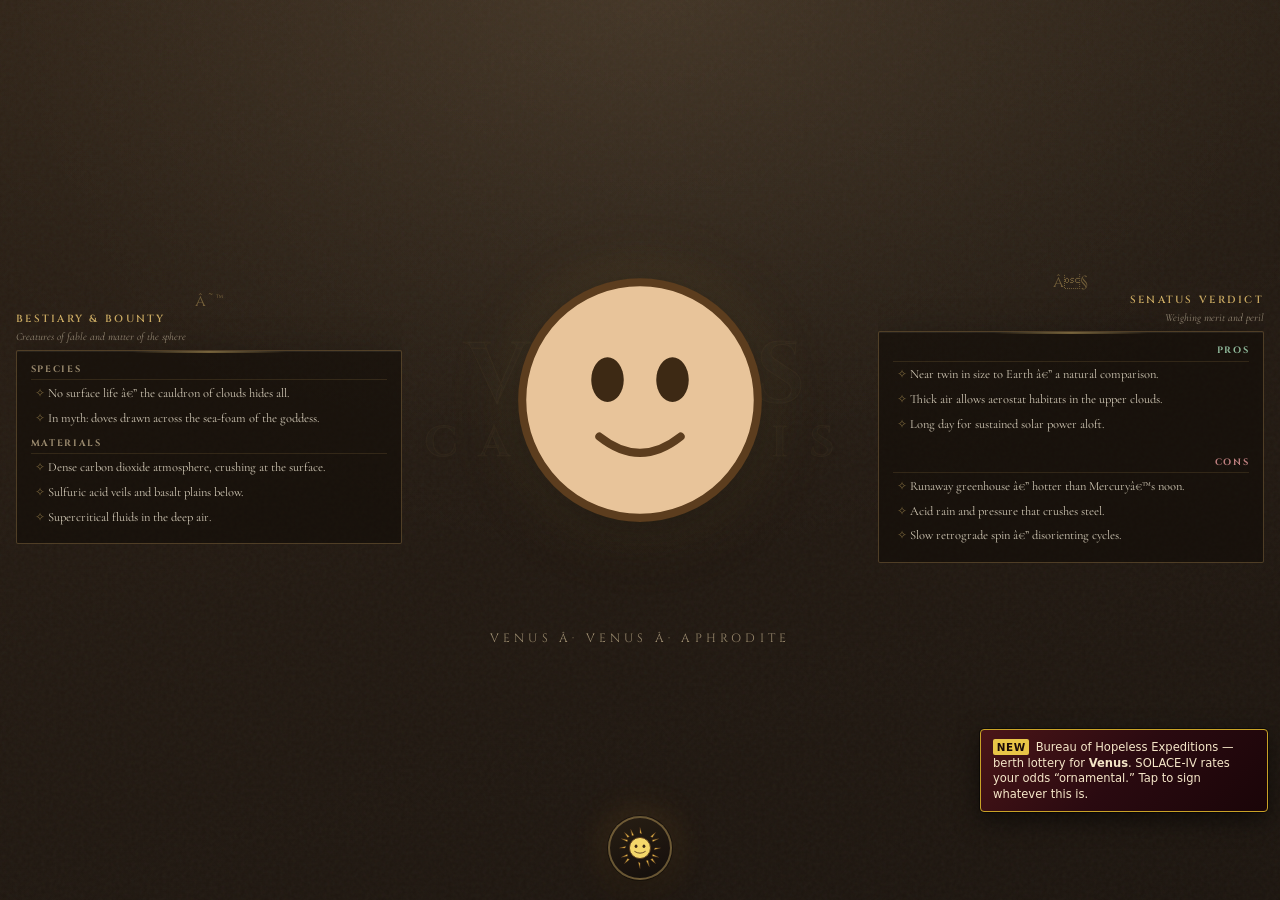
<file: planets/venus.html>
﻿<!DOCTYPE html>
<html lang="en">
<head>
    <meta charset="UTF-8">
    <meta name="viewport" content="width=device-width, initial-scale=1, viewport-fit=cover">
    <meta name="view-transition" content="same-origin">
    <title>Venus â€” Venus</title>
    <link rel="stylesheet" href="planet.css">
</head>
<body class="planet-body" data-planet="venus">
    <div class="imperial-wrap">
        <aside class="column column-left">
            <div class="column-ornament" aria-hidden="true">â˜™</div>
            <h2 class="column-title">Bestiary &amp; bounty</h2>
            <p class="subtitle">Creatures of fable and matter of the sphere</p>
            <div class="panel-frame">
                <section class="block">
                    <h3>Species</h3>
                    <ul class="roman-list">
                        <li>No surface life â€” the cauldron of clouds hides all.</li>
                        <li>In myth: doves drawn across the sea-foam of the goddess.</li>
                    </ul>
                </section>
                <section class="block">
                    <h3>Materials</h3>
                    <ul class="roman-list">
                        <li>Dense carbon dioxide atmosphere, crushing at the surface.</li>
                        <li>Sulfuric acid veils and basalt plains below.</li>
                        <li>Supercritical fluids in the deep air.</li>
                    </ul>
                </section>
            </div>
        </aside>

        <main class="column column-center">
            <div class="center-stage-inner vt-hero-target">
                <div class="latin-watermark" aria-hidden="true">
                    <span style="display: block;">VENVS</span>
                    <span style="display: block; font-size: 0.5em; letter-spacing: 0.5em; margin-top: 0.2em;">CAELESTIS</span>
                </div>
                <div class="planet-showcase">
                    <div class="planet-halo"></div>
                    <div class="planet-spin-wrap">
                        <svg viewBox="0 0 64 64" xmlns="http://www.w3.org/2000/svg">
                            <circle cx="32" cy="32" r="29" fill="#e8c49a" stroke="#5c3d1e" stroke-width="2"/>
                            <ellipse cx="24" cy="27" rx="4" ry="5.5" fill="#3d2914"/><ellipse cx="40" cy="27" rx="4" ry="5.5" fill="#3d2914"/>
                            <path d="M22 41 Q32 49 42 41" fill="none" stroke="#5c3d1e" stroke-width="2" stroke-linecap="round"/>
                        </svg>
                    </div>
                </div>
            </div>
            <p class="deity-line">Venus Â· Venus Â· Aphrodite</p>
        </main>

        <aside class="column column-right">
            <div class="column-ornament" aria-hidden="true">â§</div>
            <h2 class="column-title">Senatus verdict</h2>
            <p class="subtitle">Weighing merit and peril</p>
            <div class="panel-frame">
                <section class="block pro-block">
                    <h3>Pros</h3>
                    <ul class="roman-list">
                        <li>Near twin in size to Earth â€” a natural comparison.</li>
                        <li>Thick air allows aerostat habitats in the upper clouds.</li>
                        <li>Long day for sustained solar power aloft.</li>
                    </ul>
                </section>
                <section class="block con-block">
                    <h3>Cons</h3>
                    <ul class="roman-list">
                        <li>Runaway greenhouse â€” hotter than Mercuryâ€™s noon.</li>
                        <li>Acid rain and pressure that crushes steel.</li>
                        <li>Slow retrograde spin â€” disorienting cycles.</li>
                    </ul>
                </section>
            </div>
        </aside>
    </div>

    <a class="sun-home-btn" href="../home.html" title="Return to the solar system">
        <span class="sun-home-label">Return to solar system</span>
        <svg viewBox="0 0 100 100" xmlns="http://www.w3.org/2000/svg" aria-hidden="true">
            <g stroke="#5c3d1e" stroke-linecap="round" stroke-linejoin="round">
                <g fill="#e8b84a">
                    <path d="M50 4 L54 18 L50 16 Z"/><path d="M50 96 L46 82 L50 84 Z"/>
                    <path d="M4 50 L18 46 L16 50 Z"/><path d="M96 50 L82 54 L84 50 Z"/>
                    <path d="M15 15 L26 24 L22 26 Z"/><path d="M85 85 L74 76 L78 74 Z"/>
                    <path d="M85 15 L74 24 L78 26 Z"/><path d="M15 85 L26 76 L22 74 Z"/>
                    <path d="M29 8 L36 21 L32 22 Z"/><path d="M71 92 L64 79 L68 78 Z"/>
                    <path d="M8 29 L21 36 L22 32 Z"/><path d="M92 71 L79 64 L78 68 Z"/>
                    <path d="M92 29 L79 36 L78 32 Z"/><path d="M8 71 L21 64 L22 68 Z"/>
                </g>
                <circle cx="50" cy="50" r="24" fill="#f4d76a" stroke-width="2.2"/>
                <ellipse cx="41" cy="46" rx="3.2" ry="4" fill="#3d2914" stroke="none"/>
                <ellipse cx="59" cy="46" rx="3.2" ry="4" fill="#3d2914" stroke="none"/>
                <path d="M38 58 Q50 66 62 58" fill="none" stroke="#5c3d1e" stroke-width="2" stroke-linecap="round"/>
            </g>
        </svg>
    </a>
    <script src="../theme-sync.js"></script>
    <script src="planet-contract.js" defer></script>
</body>
</html>
</file>
<file: ship.css>
@import url("https://fonts.googleapis.com/css2?family=Cinzel:wght@500;700&family=Cormorant+Garamond:wght@400;600&family=Share+Tech+Mono&family=Orbitron:wght@500;700&display=swap");

*,
*::before,
*::after {
    box-sizing: border-box;
}

html,
body.ship-bridge {
    margin: 0;
    height: 100%;
    overflow: hidden;
    -webkit-tap-highlight-color: rgba(201, 169, 98, 0.22);
}

body.ship-bridge {
    font-family: "Share Tech Mono", ui-monospace, monospace;
    font-size: 14px;
    color: #b8e8e0;
    background: #05080c;
}

/* —— Panoramic cabin: three bays = three head positions along the bridge arc —— */
.ship-cabin {
    position: fixed;
    inset: 0;
    z-index: 0;
    overflow: hidden;
    pointer-events: none;
}

.ship-panorama {
    display: flex;
    width: 300vw;
    height: 100%;
    transform: translate3d(-100vw, 0, 0);
    /* Long ease-out — soft start, long gentle settle */
    transition: transform 1.35s cubic-bezier(0.22, 1, 0.32, 1);
    will-change: transform;
}

.ship-bridge[data-pov="-1"] .ship-panorama {
    transform: translate3d(0, 0, 0);
}

.ship-bridge[data-pov="1"] .ship-panorama {
    transform: translate3d(-200vw, 0, 0);
}

.ship-panorama__bay {
    position: relative;
    flex: 0 0 100vw;
    width: 100vw;
    height: 100%;
    overflow: hidden;
}

.ship-bay__void {
    position: absolute;
    inset: 0;
    background:
        radial-gradient(ellipse 100% 72% at 50% 100%, rgba(18, 58, 78, 0.48) 0%, transparent 52%),
        radial-gradient(ellipse 65% 45% at 18% 18%, rgba(40, 85, 115, 0.2) 0%, transparent 46%),
        linear-gradient(188deg, #05080e 0%, #0c141c 42%, #060a10 100%);
}

.ship-bay__void--violet {
    background:
        radial-gradient(ellipse 85% 58% at 62% 22%, rgba(75, 55, 115, 0.24) 0%, transparent 46%),
        radial-gradient(ellipse 100% 78% at 50% 100%, rgba(22, 48, 68, 0.52) 0%, transparent 54%),
        linear-gradient(198deg, #070814 0%, #14101c 48%, #080612 100%);
}

.ship-bay__void--warm {
    background:
        radial-gradient(ellipse 75% 50% at 88% 28%, rgba(110, 65, 45, 0.16) 0%, transparent 42%),
        radial-gradient(ellipse 100% 76% at 50% 100%, rgba(28, 52, 48, 0.44) 0%, transparent 52%),
        linear-gradient(182deg, #0c0808 0%, #160f0c 52%, #0a0606 100%);
}

.ship-bay__stars {
    position: absolute;
    inset: 0;
    opacity: 0.7;
    background-image:
        radial-gradient(1px 1px at 8% 12%, rgba(255, 255, 255, 0.9), transparent),
        radial-gradient(1px 1px at 22% 78%, rgba(255, 255, 255, 0.5), transparent),
        radial-gradient(1px 1px at 41% 34%, rgba(200, 230, 255, 0.7), transparent),
        radial-gradient(1px 1px at 63% 19%, rgba(255, 255, 255, 0.45), transparent),
        radial-gradient(1px 1px at 71% 66%, rgba(255, 255, 255, 0.55), transparent),
        radial-gradient(1px 1px at 89% 44%, rgba(255, 250, 220, 0.65), transparent),
        radial-gradient(1px 1px at 15% 48%, rgba(255, 255, 255, 0.35), transparent),
        radial-gradient(1px 1px at 52% 88%, rgba(255, 255, 255, 0.4), transparent),
        radial-gradient(1.5px 1.5px at 95% 91%, rgba(180, 220, 255, 0.8), transparent),
        radial-gradient(1px 1px at 33% 61%, rgba(255, 255, 255, 0.3), transparent);
    background-size:
        200% 200%,
        180% 180%,
        220% 220%,
        190% 190%,
        210% 210%,
        170% 170%,
        195% 195%,
        185% 185%,
        160% 160%,
        200% 200%;
    animation: ship-drift 120s linear infinite;
}

.ship-bay__stars--shift {
    background-position: 18% 10%;
    opacity: 0.65;
}

.ship-bay__stars--shift2 {
    background-position: 32% 14%;
    opacity: 0.58;
}

@keyframes ship-drift {
    to {
        transform: translate3d(-2%, -1%, 0);
    }
}

.ship-bay__window {
    position: absolute;
    top: 0;
    left: 50%;
    transform: translateX(-50%);
    width: min(72vw, 520px);
    height: min(22vh, 170px);
    z-index: 1;
    border-radius: 0 0 50% 50% / 0 0 28% 28%;
    background: radial-gradient(ellipse 100% 120% at 50% 0%, rgba(35, 90, 115, 0.34) 0%, transparent 68%);
    border: 2px solid rgba(65, 115, 135, 0.4);
    border-top: none;
    box-shadow:
        inset 0 -26px 50px rgba(0, 45, 65, 0.28),
        0 10px 38px rgba(0, 0, 0, 0.48);
}

.ship-bay__window::after {
    content: "";
    position: absolute;
    inset: 8%;
    border-radius: inherit;
    border: 1px solid rgba(120, 210, 230, 0.1);
}

/* Turning right: forward glass slides to the left of the frame; side bays differ */
.ship-bay__window--port {
    left: 24%;
    transform: translateX(-50%);
    width: min(60vw, 430px);
    height: min(19vh, 148px);
    opacity: 0.9;
}

.ship-bay__window--narrow {
    left: 9%;
    transform: translateX(0);
    width: min(44vw, 320px);
    height: min(16vh, 124px);
    opacity: 0.85;
    border-color: rgba(95, 85, 70, 0.42);
    background: radial-gradient(ellipse 100% 120% at 40% 0%, rgba(90, 70, 50, 0.22) 0%, transparent 65%);
}

.ship-bay__structure {
    position: absolute;
    inset: 0;
    z-index: 0;
}

.ship-bay__rib {
    position: absolute;
    top: 14%;
    bottom: 36%;
    width: 6px;
    background: linear-gradient(180deg, rgba(110, 210, 210, 0.14) 0%, rgba(45, 85, 95, 0.28) 100%);
    border-radius: 2px;
    box-shadow: 0 0 12px rgba(80, 200, 200, 0.06);
}

.ship-bay__rib--l {
    left: 7%;
}

.ship-bay__rib--r {
    right: 7%;
}

.ship-bay__console-glow {
    position: absolute;
    bottom: 30%;
    left: 50%;
    transform: translateX(-50%);
    width: 48%;
    height: 20%;
    background: radial-gradient(ellipse 100% 100% at 50% 100%, rgba(55, 230, 210, 0.09) 0%, transparent 72%);
}

.ship-bay__rack {
    position: absolute;
    top: 16%;
    right: 5%;
    width: 24%;
    bottom: 42%;
    border: 1px solid rgba(120, 145, 210, 0.18);
    border-radius: 3px;
    background: repeating-linear-gradient(
        0deg,
        transparent,
        transparent 13px,
        rgba(95, 115, 175, 0.09) 13px,
        rgba(95, 115, 175, 0.09) 14px
    );
    box-shadow: inset 0 0 24px rgba(60, 80, 140, 0.05);
}

.ship-bay__rack--2 {
    right: 32%;
    width: 11%;
    opacity: 0.65;
}

.ship-bay__pipe {
    position: absolute;
    left: 4%;
    top: 38%;
    width: 18%;
    height: 5px;
    background: linear-gradient(90deg, rgba(85, 105, 115, 0.45), rgba(85, 105, 115, 0.08));
    border-radius: 2px;
}

.ship-bay__hazard {
    position: absolute;
    bottom: 38%;
    right: 3%;
    width: 30%;
    height: 9px;
    border-radius: 1px;
    opacity: 0.55;
    background: repeating-linear-gradient(
        -45deg,
        rgba(210, 150, 50, 0.4),
        rgba(210, 150, 50, 0.4) 5px,
        rgba(35, 32, 28, 0.55) 5px,
        rgba(35, 32, 28, 0.55) 10px
    );
}

.ship-bay__duct {
    position: absolute;
    left: 2.5%;
    top: 20%;
    width: 9%;
    height: 38%;
    border-left: 4px solid rgba(65, 72, 78, 0.38);
    border-radius: 3px 0 0 3px;
}

.ship-bay__sim-slot {
    position: absolute;
    bottom: 34%;
    right: 10%;
    width: 22%;
    height: 15%;
    border: 2px solid rgba(210, 130, 70, 0.28);
    border-radius: 4px;
    box-shadow: inset 0 0 26px rgba(200, 100, 50, 0.07);
}

.ship-bay__floor {
    position: absolute;
    left: 0;
    right: 0;
    bottom: 0;
    height: 40%;
    z-index: 0;
    background:
        linear-gradient(0deg, rgba(0, 0, 0, 0.58) 0%, transparent 100%),
        repeating-linear-gradient(
            90deg,
            transparent,
            transparent 46px,
            rgba(55, 125, 135, 0.045) 46px,
            rgba(55, 125, 135, 0.045) 47px
        ),
        linear-gradient(180deg, rgba(14, 24, 30, 0.92) 0%, rgba(7, 12, 16, 0.97) 100%);
    border-top: 1px solid rgba(75, 155, 170, 0.14);
}

.ship-bay__floor--grid {
    background:
        repeating-linear-gradient(0deg, transparent, transparent 11px, rgba(110, 140, 200, 0.035) 11px, rgba(110, 140, 200, 0.035) 12px),
        repeating-linear-gradient(90deg, transparent, transparent 22px, rgba(110, 140, 200, 0.045) 22px, rgba(110, 140, 200, 0.045) 23px),
        linear-gradient(0deg, rgba(0, 0, 0, 0.52) 0%, transparent 100%),
        linear-gradient(180deg, rgba(16, 14, 26, 0.93) 0%, rgba(8, 6, 14, 0.97) 100%);
    border-top-color: rgba(100, 130, 200, 0.12);
}

.ship-bay__floor--warn {
    background:
        linear-gradient(95deg, rgba(90, 55, 30, 0.12) 0%, transparent 38%),
        linear-gradient(0deg, rgba(0, 0, 0, 0.55) 0%, transparent 100%),
        repeating-linear-gradient(90deg, transparent, transparent 40px, rgba(130, 90, 50, 0.04) 40px, rgba(130, 90, 50, 0.04) 41px),
        linear-gradient(180deg, rgba(18, 12, 10, 0.94) 0%, rgba(10, 6, 6, 0.98) 100%);
    border-top-color: rgba(160, 100, 60, 0.18);
}

.ship-shell {
    position: relative;
    z-index: 2;
    display: flex;
    flex-direction: column;
    height: 100%;
    max-height: 100dvh;
    padding-top: max(0.5rem, env(safe-area-inset-top, 0px));
    padding-bottom: max(0.65rem, env(safe-area-inset-bottom, 0px));
    padding-left: max(clamp(0.5rem, 2vw, 1.25rem), env(safe-area-inset-left, 0px));
    padding-right: max(clamp(0.5rem, 2vw, 1.25rem), env(safe-area-inset-right, 0px));
}

.ship-status {
    display: flex;
    flex-wrap: wrap;
    align-items: center;
    justify-content: space-between;
    gap: 0.5rem 1rem;
    padding: 0.35rem 0.65rem;
    margin-bottom: 0.45rem;
    background: linear-gradient(180deg, rgba(20, 40, 48, 0.85) 0%, rgba(12, 24, 32, 0.9) 100%);
    border: 1px solid rgba(80, 180, 200, 0.25);
    border-radius: 4px;
    box-shadow: 0 0 24px rgba(0, 180, 200, 0.06);
}

.ship-status__ship {
    font-family: "Orbitron", sans-serif;
    font-weight: 700;
    font-size: 0.72rem;
    letter-spacing: 0.12em;
    text-transform: uppercase;
    color: #7dd3c0;
}

.ship-status__meta {
    display: flex;
    flex-wrap: wrap;
    gap: 0.75rem 1.25rem;
    font-size: 0.68rem;
    letter-spacing: 0.06em;
    color: rgba(160, 210, 200, 0.75);
}

.ship-status__meta strong {
    color: #a8f0e0;
    font-weight: 400;
}

.ship-status__controls {
    display: inline-flex;
    flex-wrap: wrap;
    align-items: center;
    gap: 0.35rem;
}

.ship-body {
    flex: 1;
    display: grid;
    grid-template-columns: minmax(0, 1fr) minmax(0, 9.5rem);
    grid-template-areas: "monitor side";
    gap: 0.65rem;
    min-height: 0;
    transition: grid-template-columns 1.1s cubic-bezier(0.22, 1, 0.36, 1);
}

.ship-rail {
    display: none !important;
}

@media (max-width: 900px) {
    .ship-body {
        grid-template-columns: 1fr;
        grid-template-rows: minmax(0, 1fr) minmax(160px, 38vh);
        grid-template-areas:
            "monitor"
            "side";
        gap: 0.5rem;
    }

    .ship-monitor-frame {
        flex: 1 1 auto;
        min-height: min(52dvh, 560px);
    }

    .ship-iframe {
        min-height: min(48dvh, 520px);
    }

    .ship-side {
        min-height: 0;
        max-height: 42vh;
    }

    .ship-rail {
        flex-direction: row !important;
        flex-wrap: wrap;
    }

    .ship-rail__hint {
        display: none;
    }

    .ship-station {
        min-height: 44px;
        touch-action: manipulation;
    }
}

/* —— Deck navigation (left rail) —— */
.ship-rail {
    display: flex;
    flex-direction: column;
    gap: 0.4rem;
    min-height: 0;
    padding: 0.5rem 0.45rem;
    background: rgba(8, 16, 22, 0.75);
    border: 1px solid rgba(60, 140, 150, 0.2);
    border-radius: 4px;
}

.ship-rail__title {
    margin: 0 0 0.35rem;
    font-size: 0.58rem;
    letter-spacing: 0.2em;
    text-transform: uppercase;
    color: rgba(120, 200, 190, 0.5);
}

.ship-rail__hint {
    margin: 0 0 0.5rem;
    font-size: 0.6rem;
    line-height: 1.35;
    color: rgba(140, 180, 175, 0.45);
}

.ship-station {
    display: block;
    width: 100%;
    padding: 0.55rem 0.45rem;
    font: inherit;
    font-size: 0.72rem;
    letter-spacing: 0.04em;
    text-align: left;
    color: #9dd4cc;
    background: rgba(0, 40, 50, 0.35);
    border: 1px solid rgba(80, 160, 170, 0.2);
    border-radius: 3px;
    cursor: pointer;
    transition:
        background 0.15s ease,
        border-color 0.15s ease,
        color 0.15s ease;
}

.ship-station:hover,
.ship-station:focus-visible {
    color: #d8fff8;
    background: rgba(0, 80, 90, 0.4);
    border-color: rgba(120, 220, 230, 0.45);
    outline: none;
}

.ship-station.is-active {
    color: #0a1210;
    background: linear-gradient(180deg, #5eead4 0%, #2dd4bf 45%, #14b8a6 100%);
    border-color: rgba(180, 255, 250, 0.5);
    box-shadow: 0 0 16px rgba(45, 212, 191, 0.25);
}

.ship-station small {
    display: block;
    margin-top: 0.15rem;
    font-size: 0.58rem;
    opacity: 0.85;
    letter-spacing: 0.02em;
}

/* —— Monitor —— */
.ship-monitor-wrap {
    grid-area: monitor;
    display: flex;
    flex-direction: column;
    min-height: 0;
    min-width: 0;
    background: linear-gradient(145deg, #1a2228 0%, #0e1418 50%, #121a20 100%);
    border: 2px solid rgba(70, 100, 110, 0.5);
    border-radius: 6px;
    box-shadow:
        inset 0 1px 0 rgba(255, 255, 255, 0.06),
        0 12px 40px rgba(0, 0, 0, 0.55),
        0 0 0 1px rgba(0, 0, 0, 0.4);
}

.ship-monitor-bar {
    display: flex;
    align-items: center;
    justify-content: space-between;
    flex-shrink: 0;
    gap: 0.5rem;
    padding: 0.35rem 0.55rem;
    background: rgba(0, 0, 0, 0.45);
    border-bottom: 1px solid rgba(80, 160, 170, 0.2);
    border-radius: 4px 4px 0 0;
}

.ship-monitor-bar__label {
    flex: 1 1 auto;
    min-width: 0;
    overflow: hidden;
    text-overflow: ellipsis;
    white-space: nowrap;
    font-size: 0.62rem;
    letter-spacing: 0.18em;
    text-transform: uppercase;
    color: rgba(120, 220, 200, 0.75);
}

.ship-monitor-bar__blink {
    width: 7px;
    height: 7px;
    border-radius: 50%;
    background: #34d399;
    box-shadow: 0 0 10px #34d399;
    animation: ship-blink 1.2s ease-in-out infinite;
}

@keyframes ship-blink {
    0%,
    100% {
        opacity: 1;
    }
    50% {
        opacity: 0.35;
    }
}

.ship-monitor-frame {
    flex: 1;
    min-height: 0;
    position: relative;
    padding: 3px;
    background: #020508;
    border-radius: 0 0 4px 4px;
    overflow: hidden;
    --ship-slide-dir: 1;
}

.ship-monitor-frame::after {
    content: "";
    position: absolute;
    inset: 0;
    z-index: 2;
    pointer-events: none;
    border-radius: inherit;
    background: repeating-linear-gradient(
        0deg,
        transparent,
        transparent 2px,
        rgba(0, 0, 0, 0.04) 2px,
        rgba(0, 0, 0, 0.04) 3px
    );
    opacity: 0.5;
}

.ship-iframe {
    position: relative;
    z-index: 1;
    display: block;
    width: 100%;
    height: 100%;
    min-height: min(280px, 42dvh);
    border: none;
    border-radius: 2px;
    background: var(--mon-iframe-bg);
    transform: translate3d(0, 0, 0);
    opacity: 1;
    transition:
        transform 0.38s cubic-bezier(0.32, 0.72, 0.28, 1),
        opacity 0.32s ease;
}

/* Iframe page change: slide out, then slide in (direction from ship.js --ship-slide-dir) */
.ship-monitor-frame.is-iframe-out .ship-iframe {
    transform: translate3d(calc(var(--ship-slide-dir, 1) * -12%), 0, 0) scale(0.985);
    opacity: 0;
    pointer-events: none;
    will-change: transform, opacity;
}

/* One paint cycle at opacity 0 between swap-out and enter — avoids a bright flash on heavy pages (e.g. rec deck). */
.ship-monitor-frame.is-iframe-hold .ship-iframe {
    opacity: 0;
    transform: translate3d(0, 0, 0) scale(1);
    transition: none;
    pointer-events: none;
}

.ship-monitor-frame.is-iframe-enter .ship-iframe {
    transition: none;
    animation: ship-iframe-slide-in 0.5s cubic-bezier(0.22, 1, 0.36, 1) forwards;
    will-change: transform, opacity;
}

@keyframes ship-iframe-slide-in {
    from {
        opacity: 0;
        transform: translate3d(calc(var(--ship-slide-dir, 1) * 11%), 0, 0) scale(0.985);
    }
    to {
        opacity: 1;
        transform: translate3d(0, 0, 0) scale(1);
    }
}

@media (prefers-reduced-motion: reduce) {
    .ship-iframe {
        transition: opacity 0.2s ease;
    }

    .ship-monitor-frame.is-iframe-hold .ship-iframe {
        transform: none;
    }

    .ship-monitor-frame.is-iframe-out .ship-iframe {
        transform: none;
        opacity: 0;
    }

    .ship-monitor-frame.is-iframe-enter .ship-iframe {
        transition: none;
        animation: ship-iframe-fade-in 0.22s ease forwards;
    }

    @keyframes ship-iframe-fade-in {
        from {
            opacity: 0;
        }
        to {
            opacity: 1;
        }
    }

    .ship-monitor-frame.is-iframe-out .ship-iframe,
    .ship-monitor-frame.is-iframe-enter .ship-iframe {
        will-change: auto;
    }
}

/* —— Side panel (fluff + “corridor” feel) —— */
.ship-side {
    position: relative;
    grid-area: side;
    display: flex;
    flex-direction: column;
    gap: 0.5rem;
    min-height: 0;
    padding: 0.5rem 0.45rem;
    font-size: 0.65rem;
    line-height: 1.45;
    color: rgba(150, 200, 190, 0.65);
    background: rgba(8, 16, 22, 0.65);
    border: 1px solid rgba(60, 120, 130, 0.22);
    border-radius: 4px;
    overflow: hidden;
}

.ship-side-stack {
    position: relative;
    flex: 1 1 auto;
    min-height: 0;
}

.ship-side h3 {
    margin: 0 0 0.25rem;
    font-family: "Orbitron", sans-serif;
    font-size: 0.58rem;
    font-weight: 700;
    letter-spacing: 0.14em;
    text-transform: uppercase;
    color: rgba(100, 220, 200, 0.55);
}

.ship-side p {
    margin: 0 0 0.45rem;
}

.ship-side-panel {
    position: absolute;
    inset: 0;
    overflow-y: auto;
    overflow-x: hidden;
    opacity: 0;
    visibility: hidden;
    pointer-events: none;
    transition:
        opacity 0.55s cubic-bezier(0.33, 1, 0.32, 1),
        visibility 0.55s step-end;
}

.ship-side-panel.is-active {
    opacity: 1;
    visibility: visible;
    pointer-events: auto;
    transition:
        opacity 0.55s cubic-bezier(0.33, 1, 0.32, 1),
        visibility 0s;
}

.ship-side ul {
    margin: 0;
    padding-left: 1rem;
}

.ship-side li {
    margin-bottom: 0.25rem;
}

.ship-schematic {
    margin-top: auto;
    padding: 0.45rem;
    font-size: 0.55rem;
    letter-spacing: 0.08em;
    line-height: 1.5;
    color: rgba(100, 180, 170, 0.4);
    background: rgba(0, 20, 30, 0.5);
    border: 1px dashed rgba(80, 160, 170, 0.2);
    border-radius: 3px;
    white-space: pre;
    font-variant-numeric: tabular-nums;
}

.ship-lb-legend,
.ship-lb-foot {
    margin: 0 0 0.45rem;
    font-size: 0.58rem;
    line-height: 1.45;
    color: color-mix(in srgb, var(--ui-text) 52%, #6a5644 48%);
    opacity: 0.92;
}

.ship-lb-foot {
    margin-top: 0.5rem;
    margin-bottom: 0;
    font-style: italic;
}

.ship-lb-legend strong {
    color: var(--ui-accent);
    font-weight: 600;
}

.ship-leaderboard {
    margin: 0.35rem 0 0;
    padding-left: 1.15rem;
}

.ship-leaderboard li {
    display: flex;
    justify-content: space-between;
    align-items: flex-start;
    gap: 0.65rem;
    margin-bottom: 0.5rem;
    line-height: 1.3;
}

.ship-lb-cell {
    display: flex;
    flex-direction: column;
    gap: 0.12rem;
    min-width: 0;
}

.ship-lb-name {
    font-size: 0.65rem;
    color: color-mix(in srgb, var(--ui-text) 92%, #fff 8%);
}

.ship-lb-detail {
    font-size: 0.55rem;
    line-height: 1.35;
    color: color-mix(in srgb, var(--ui-text) 48%, #7a6648 52%);
}

.ship-leaderboard > li > strong {
    flex-shrink: 0;
    font-size: 0.62rem;
    font-weight: 600;
    color: var(--ui-accent);
    font-variant-numeric: tabular-nums;
}

/* —— Edge navigation: cycle stations like POV —— */
.ship-edge-nav {
    position: fixed;
    inset: 0;
    z-index: 20;
    pointer-events: none;
}

.ship-edge-nav__btn {
    pointer-events: auto;
    position: absolute;
    top: 50%;
    transform: translateY(-50%);
    width: 2.35rem;
    height: 2.35rem;
    display: inline-flex;
    align-items: center;
    justify-content: center;
    border-radius: 999px;
    border: 1px solid rgba(120, 220, 230, 0.35);
    background: rgba(5, 10, 14, 0.45);
    color: rgba(160, 255, 245, 0.85);
    cursor: pointer;
    box-shadow: 0 10px 30px rgba(0, 0, 0, 0.35), inset 0 1px 0 rgba(255, 255, 255, 0.06);
    transition:
        transform 0.12s ease,
        background 0.15s ease,
        border-color 0.15s ease;
    font-size: 1.05rem;
}

.ship-edge-nav__btn:hover,
.ship-edge-nav__btn:focus-visible {
    background: rgba(5, 10, 14, 0.62);
    border-color: rgba(160, 255, 245, 0.6);
    transform: translateY(-50%) scale(1.04);
    outline: none;
}

.ship-edge-nav__btn:focus-visible {
    box-shadow: 0 0 0 3px rgba(94, 234, 212, 0.22), 0 10px 30px rgba(0, 0, 0, 0.35);
}

.ship-edge-nav__btn--left {
    left: 0.75rem;
}

.ship-edge-nav__btn--right {
    right: 0.75rem;
}

.ship-edge-nav__btn[hidden] {
    display: none !important;
}

@media (prefers-reduced-motion: reduce) {
    .ship-panorama,
    .ship-body,
    .ship-side-panel {
        transition: none !important;
    }

    .ship-bay__stars,
    .ship-bay__stars--shift,
    .ship-bay__stars--shift2 {
        animation: none !important;
    }

    .ship-monitor-bar__blink {
        animation: none;
        opacity: 0.9;
    }
}

body.ship-bridge {
    color: #d8ccb4;
    background: #05080c;
    font-family: "Cormorant Garamond", Georgia, serif;
    --ui-text: #d8ccb4;
    --ui-panel: rgba(22, 18, 14, 0.78);
    --ui-panel-border: rgba(168, 132, 78, 0.38);
    --ui-accent: #d7b26a;
    --ui-accent-soft: rgba(215, 178, 106, 0.18);
    --mon-wrap-bg: linear-gradient(145deg, #2b2018 0%, #1b1510 50%, #17120e 100%);
    --mon-wrap-border: rgba(168, 132, 78, 0.42);
    --mon-bar-bg: rgba(18, 12, 8, 0.62);
    --mon-bar-border: rgba(168, 132, 78, 0.38);
    --mon-label: #d7b26a;
    --mon-frame-bg: #0f0c08;
    --mon-iframe-bg: #0c0a08;
}

body.ship-bridge[data-theme="light"] {
    /* Main computer chrome (single source of truth) */
    --mon-wrap-bg: linear-gradient(145deg, #f2e8d8 0%, #e7dac2 52%, #dccab0 100%);
    --mon-wrap-border: rgba(130, 95, 55, 0.42);
    --mon-bar-bg: rgba(235, 222, 198, 0.92);
    --mon-bar-border: rgba(130, 95, 55, 0.35);
    --mon-label: #8b5e2b;
    --mon-frame-bg: #d5c4a8;
    --mon-iframe-bg: #eaddcc;

    /* Command deck = same palette as main computer */
    color: #3d2914;
    --ui-text: #3d2914;
    --ui-panel: var(--mon-bar-bg);
    --ui-panel-border: var(--mon-wrap-border);
    --ui-accent: var(--mon-label);
    --ui-accent-soft: color-mix(in srgb, var(--mon-label) 20%, transparent);
}

/* Override holo-teal station/rail copy; surfaces pull from --mon-* via --ui-* */
body.ship-bridge[data-theme="light"] .ship-station {
    color: var(--ui-text);
    background: var(--mon-iframe-bg);
    border-color: var(--mon-bar-border);
}

body.ship-bridge[data-theme="light"] .ship-station:hover,
body.ship-bridge[data-theme="light"] .ship-station:focus-visible {
    color: #2a1810;
    background: var(--mon-frame-bg);
    border-color: var(--mon-wrap-border);
}

body.ship-bridge[data-theme="light"] .ship-station small {
    color: color-mix(in srgb, var(--ui-text) 68%, var(--mon-label) 32%);
}

body.ship-bridge[data-theme="light"] .ship-rail {
    background: var(--mon-wrap-bg);
    border-color: var(--mon-wrap-border);
}

body.ship-bridge[data-theme="light"] .ship-rail__title {
    color: color-mix(in srgb, var(--mon-label) 72%, var(--ui-text) 28%);
}

body.ship-bridge[data-theme="light"] .ship-rail__hint {
    color: color-mix(in srgb, var(--ui-text) 58%, var(--mon-label) 42%);
}

body.ship-bridge[data-theme="light"] .ship-schematic {
    color: color-mix(in srgb, var(--ui-text) 55%, var(--mon-label) 45%);
    background: var(--mon-frame-bg);
    border-color: var(--mon-bar-border);
}

body.ship-bridge[data-theme="light"] .ship-edge-nav__btn {
    background: var(--mon-bar-bg);
    border-color: var(--mon-wrap-border);
    color: var(--mon-label);
    box-shadow:
        0 10px 28px rgba(45, 35, 25, 0.12),
        inset 0 1px 0 rgba(255, 255, 255, 0.55);
}

body.ship-bridge[data-theme="light"] .ship-edge-nav__btn:hover,
body.ship-bridge[data-theme="light"] .ship-edge-nav__btn:focus-visible {
    background: var(--mon-iframe-bg);
    border-color: var(--mon-label);
}

body.ship-bridge[data-theme="light"] .ship-edge-nav__btn:focus-visible {
    box-shadow:
        0 0 0 3px color-mix(in srgb, var(--mon-label) 35%, transparent),
        0 10px 28px rgba(45, 35, 25, 0.1);
}

body.ship-bridge[data-theme="light"] .ship-home-toggle:hover,
body.ship-bridge[data-theme="light"] .ship-home-toggle:focus-visible,
body.ship-bridge[data-theme="light"] .ship-registry-toggle:hover,
body.ship-bridge[data-theme="light"] .ship-registry-toggle:focus-visible {
    border-color: var(--mon-label);
}

body.ship-bridge[data-theme="light"] .ship-status {
    box-shadow:
        0 0 0 1px color-mix(in srgb, var(--mon-iframe-bg) 85%, #fff 15%),
        0 10px 26px rgba(45, 35, 25, 0.1);
}

body.ship-bridge[data-theme="light"] * {
    scrollbar-color: color-mix(in srgb, var(--mon-label) 75%, #5c3d1e 25%) var(--mon-iframe-bg);
}

body.ship-bridge[data-theme="light"] *::-webkit-scrollbar-track {
    background: var(--mon-iframe-bg);
    box-shadow: inset 0 0 0 1px var(--mon-bar-border);
}

body.ship-bridge[data-theme="light"] *::-webkit-scrollbar-thumb {
    background: linear-gradient(180deg, color-mix(in srgb, var(--mon-label) 55%, #e7c582 45%), var(--mon-label));
    border: 1px solid color-mix(in srgb, var(--mon-iframe-bg) 70%, #fff 30%);
}

body.ship-bridge[data-theme="light"] *::-webkit-scrollbar-thumb:hover {
    background: linear-gradient(180deg, #e7c582, color-mix(in srgb, var(--mon-label) 88%, #000 12%));
}

body.ship-bridge[data-theme="light"] *::-webkit-scrollbar-corner {
    background: var(--mon-iframe-bg);
}

.ship-status__ship,
.ship-side h3,
.ship-monitor-bar__label {
    font-family: "Cinzel", "Times New Roman", serif;
}

.ship-status,
.ship-side,
.ship-station,
.ship-edge-nav__btn {
    background: var(--ui-panel);
    border-color: var(--ui-panel-border);
}

.ship-status {
    box-shadow: 0 0 0 1px rgba(0, 0, 0, 0.15), 0 10px 26px rgba(0, 0, 0, 0.2);
}

.ship-status__ship {
    color: var(--ui-accent);
}

.ship-status__meta {
    color: color-mix(in srgb, var(--ui-text) 78%, #7f6a4b 22%);
}

.ship-status__meta strong,
.ship-side h3 {
    color: var(--ui-accent);
}

.ship-monitor-bar__label {
    color: var(--mon-label);
}

.ship-monitor-wrap {
    background: var(--mon-wrap-bg);
    border-color: var(--mon-wrap-border);
}

.ship-monitor-bar {
    background: var(--mon-bar-bg);
    border-bottom-color: var(--mon-bar-border);
}

.ship-monitor-frame {
    background: var(--mon-frame-bg);
}

.ship-side {
    color: color-mix(in srgb, var(--ui-text) 80%, #6a563b 20%);
}

.ship-station.is-active {
    color: #22160b;
    background: linear-gradient(180deg, #e7c582 0%, #c79a4f 100%);
    border-color: #d7b26a;
}

body.ship-bridge[data-theme="light"] .ship-station.is-active {
    border-color: var(--mon-label);
}

.ship-edge-nav__btn {
    color: var(--ui-accent);
    box-shadow: 0 8px 26px rgba(0, 0, 0, 0.25);
}

.ship-edge-nav__btn:hover,
.ship-edge-nav__btn:focus-visible {
    background: color-mix(in srgb, var(--ui-panel) 80%, var(--ui-accent-soft) 20%);
    border-color: var(--ui-accent);
}

.ship-home-toggle,
.ship-registry-toggle {
    padding: 0.25rem 0.5rem;
    font-family: "Cinzel", "Times New Roman", serif;
    font-size: 0.58rem;
    letter-spacing: 0.08em;
    text-transform: uppercase;
    color: var(--ui-accent);
    background: color-mix(in srgb, var(--ui-panel) 82%, rgba(94, 234, 212, 0.12) 18%);
    border: 1px solid var(--ui-panel-border);
    border-radius: 2px;
    cursor: pointer;
    transition:
        border-color 0.15s ease,
        box-shadow 0.25s ease,
        transform 0.2s cubic-bezier(0.22, 1, 0.36, 1);
}

.ship-home-toggle {
    background: color-mix(in srgb, var(--ui-panel) 78%, rgba(215, 178, 106, 0.22) 22%);
}

.ship-home-toggle:hover,
.ship-home-toggle:focus-visible,
.ship-registry-toggle:hover,
.ship-registry-toggle:focus-visible {
    border-color: rgba(94, 234, 212, 0.55);
    outline: none;
}

.ship-home-toggle:hover,
.ship-home-toggle:focus-visible {
    border-color: rgba(215, 178, 106, 0.65);
}

.ship-theme-toggle {
    margin-left: 0;
    padding: 0.25rem 0.5rem;
    font-family: "Cinzel", "Times New Roman", serif;
    font-size: 0.58rem;
    letter-spacing: 0.08em;
    text-transform: uppercase;
    color: var(--ui-accent);
    background: color-mix(in srgb, var(--ui-panel) 85%, var(--ui-accent-soft) 15%);
    border: 1px solid var(--ui-panel-border);
    border-radius: 2px;
    cursor: pointer;
}

.ship-theme-toggle:hover,
.ship-theme-toggle:focus-visible {
    border-color: var(--ui-accent);
    outline: none;
}

/* Scrollbars — bridge panels (port log, etc.) */
body.ship-bridge * {
    scrollbar-width: thin;
    scrollbar-color: rgba(215, 178, 106, 0.5) rgba(14, 12, 10, 0.92);
}

body.ship-bridge *::-webkit-scrollbar {
    width: 8px;
    height: 8px;
}

body.ship-bridge *::-webkit-scrollbar-track {
    background: rgba(12, 10, 8, 0.85);
    border-radius: 4px;
    box-shadow: inset 0 0 0 1px rgba(168, 132, 78, 0.15);
}

body.ship-bridge *::-webkit-scrollbar-thumb {
    background: linear-gradient(180deg, rgba(200, 165, 95, 0.55), rgba(85, 62, 38, 0.7));
    border-radius: 4px;
    border: 1px solid rgba(30, 24, 18, 0.6);
}

body.ship-bridge *::-webkit-scrollbar-thumb:hover {
    background: linear-gradient(180deg, rgba(230, 200, 130, 0.75), rgba(100, 75, 45, 0.8));
}

body.ship-bridge *::-webkit-scrollbar-corner {
    background: rgba(12, 10, 8, 0.85);
}

/* —— Narrow / touch: command deck —— */
@media (max-width: 520px) {
    .ship-status {
        flex-direction: column;
        align-items: stretch;
        gap: 0.45rem;
    }

    .ship-status__meta {
        flex-direction: column;
        align-items: flex-start;
        gap: 0.4rem;
    }

    .ship-status__controls {
        width: 100%;
        justify-content: flex-start;
        gap: 0.45rem;
    }

    .ship-home-toggle,
    .ship-registry-toggle,
    .ship-theme-toggle {
        min-height: 44px;
        padding: 0.4rem 0.65rem;
        touch-action: manipulation;
    }

    .ship-monitor-bar {
        padding: 0.4rem 0.5rem;
    }

    .ship-monitor-bar__label {
        font-size: 0.52rem;
        letter-spacing: 0.1em;
    }

    .ship-edge-nav__btn {
        width: 2.75rem;
        height: 2.75rem;
        min-width: 44px;
        min-height: 44px;
        touch-action: manipulation;
    }

    .ship-edge-nav__btn--left {
        left: max(0.5rem, env(safe-area-inset-left, 0px));
    }

    .ship-edge-nav__btn--right {
        right: max(0.5rem, env(safe-area-inset-right, 0px));
    }

    .ship-leaderboard li {
        flex-wrap: wrap;
        gap: 0.25rem 0.5rem;
    }

    .ship-leaderboard > li > strong {
        margin-left: auto;
    }

    .ship-counselor-toggle {
        min-height: 44px;
        touch-action: manipulation;
    }
}

/* —— SOLACE-IV adjunct (unhelpful “AI”) —— */
.ship-counselor-toggle {
    padding: 0.28rem 0.55rem;
    font-family: "Share Tech Mono", ui-monospace, monospace;
    font-size: 0.58rem;
    letter-spacing: 0.12em;
    text-transform: uppercase;
    color: rgba(200, 240, 230, 0.88);
    background: rgba(8, 40, 48, 0.55);
    border: 1px solid rgba(120, 220, 200, 0.35);
    border-radius: 3px;
    cursor: pointer;
    transition:
        border-color 0.15s ease,
        background 0.15s ease,
        color 0.15s ease;
}

.ship-counselor-toggle:hover,
.ship-counselor-toggle:focus-visible {
    border-color: rgba(160, 255, 235, 0.55);
    background: rgba(12, 52, 58, 0.72);
    color: #e8fff8;
    outline: none;
}

.ship-counselor-toggle:focus-visible {
    box-shadow: 0 0 0 3px rgba(94, 234, 212, 0.2);
}

.ship-counselor {
    position: fixed;
    inset: 0;
    z-index: 35;
    display: flex;
    align-items: flex-end;
    justify-content: center;
    padding: max(0.75rem, env(safe-area-inset-bottom, 0px)) max(0.75rem, env(safe-area-inset-right, 0px))
        max(0.75rem, env(safe-area-inset-bottom, 0px)) max(0.75rem, env(safe-area-inset-left, 0px));
    pointer-events: none;
}

.ship-counselor[hidden] {
    display: none !important;
}

.ship-counselor__backdrop {
    position: absolute;
    inset: 0;
    background: rgba(2, 6, 10, 0.55);
    pointer-events: auto;
    cursor: pointer;
    opacity: 0;
    transition: opacity 0.34s cubic-bezier(0.22, 1, 0.36, 1);
}

.ship-counselor--open .ship-counselor__backdrop {
    opacity: 1;
}

.ship-counselor__sheet {
    position: relative;
    z-index: 1;
    width: min(26rem, 100%);
    max-height: min(52vh, 22rem);
    overflow: auto;
    pointer-events: auto;
    padding: 1rem 1.1rem 1.1rem;
    margin-left: auto;
    margin-right: auto;
    margin-bottom: 0;
    font-family: "Cormorant Garamond", Georgia, serif;
    font-size: 0.95rem;
    line-height: 1.45;
    color: #e8dcc8;
    background: linear-gradient(165deg, rgba(18, 28, 32, 0.96) 0%, rgba(10, 16, 22, 0.98) 100%);
    border: 1px solid rgba(120, 200, 190, 0.28);
    border-radius: 6px;
    box-shadow:
        0 0 0 1px rgba(0, 0, 0, 0.4),
        0 18px 50px rgba(0, 0, 0, 0.55),
        inset 0 1px 0 rgba(255, 255, 255, 0.04);
    -webkit-overflow-scrolling: touch;
    opacity: 0;
    transform: translate3d(0, 22px, 0) scale(0.97);
    transform-origin: 50% 100%;
    pointer-events: none;
    transition:
        opacity 0.44s cubic-bezier(0.22, 1, 0.36, 1),
        transform 0.5s cubic-bezier(0.22, 1, 0.36, 1),
        box-shadow 0.45s ease,
        border-color 0.35s ease;
}

.ship-counselor--open .ship-counselor__sheet {
    opacity: 1;
    transform: translate3d(0, 0, 0) scale(1);
    pointer-events: auto;
}

.ship-counselor__title {
    margin: 0 0 0.25rem;
    font-family: Cinzel, serif;
    font-weight: 600;
    font-size: 0.72rem;
    letter-spacing: 0.2em;
    text-transform: uppercase;
    color: #7dd3c0;
}

.ship-counselor__subtitle {
    margin: 0 0 0.75rem;
    font-size: 0.78rem;
    font-style: italic;
    color: rgba(180, 200, 190, 0.55);
}

.ship-counselor__msg {
    margin: 0 0 0.65rem;
    color: #f0e8d8;
}

.ship-counselor__meta {
    margin: 0 0 0.85rem;
    font-family: "Share Tech Mono", ui-monospace, monospace;
    font-size: 0.58rem;
    letter-spacing: 0.04em;
    color: rgba(140, 190, 175, 0.45);
}

.ship-counselor__chips-label {
    margin: 0 0 0.35rem;
    font-size: 0.65rem;
    letter-spacing: 0.14em;
    text-transform: uppercase;
    color: rgba(160, 200, 185, 0.4);
}

.ship-counselor__chips {
    display: flex;
    flex-wrap: wrap;
    gap: 0.4rem;
    margin-bottom: 0.85rem;
}

.ship-counselor__chip {
    padding: 0.35rem 0.55rem;
    font-family: "Share Tech Mono", ui-monospace, monospace;
    font-size: 0.55rem;
    letter-spacing: 0.08em;
    text-transform: uppercase;
    color: rgba(200, 235, 225, 0.85);
    background: rgba(6, 28, 34, 0.75);
    border: 1px solid rgba(100, 180, 170, 0.3);
    border-radius: 3px;
    cursor: pointer;
    transition:
        border-color 0.12s ease,
        background 0.12s ease;
}

.ship-counselor__chip:hover,
.ship-counselor__chip:focus-visible {
    border-color: rgba(140, 230, 210, 0.5);
    background: rgba(10, 42, 48, 0.88);
    outline: none;
}

.ship-counselor__actions {
    display: flex;
    flex-wrap: wrap;
    gap: 0.5rem;
    justify-content: flex-end;
    align-items: stretch;
}

.ship-counselor__btn {
    padding: 0.4rem 0.75rem;
    font-family: "Share Tech Mono", ui-monospace, monospace;
    font-size: 0.58rem;
    letter-spacing: 0.1em;
    text-transform: uppercase;
    color: rgba(220, 240, 230, 0.9);
    background: rgba(8, 32, 38, 0.8);
    border: 1px solid rgba(110, 190, 175, 0.35);
    border-radius: 3px;
    cursor: pointer;
    transition:
        border-color 0.12s ease,
        background 0.12s ease;
}

.ship-counselor__btn:hover,
.ship-counselor__btn:focus-visible {
    border-color: rgba(160, 240, 220, 0.55);
    background: rgba(12, 48, 54, 0.92);
    outline: none;
}

.ship-counselor__btn--primary {
    border-color: rgba(215, 178, 106, 0.55);
    color: #f5e6c8;
    background: rgba(48, 38, 22, 0.75);
}

.ship-counselor__btn--primary:hover,
.ship-counselor__btn--primary:focus-visible {
    border-color: rgba(232, 200, 120, 0.75);
    background: rgba(58, 46, 28, 0.88);
}

/* Exit — visually distinct from “stay and read more” actions */
.ship-counselor__btn--exit {
    display: inline-flex;
    align-items: center;
    gap: 0.55rem;
    min-height: 44px;
    padding: 0.4rem 0.85rem 0.4rem 0.65rem;
    border-width: 2px;
    border-style: solid;
    border-color: rgba(255, 130, 110, 0.55);
    color: rgba(255, 220, 210, 0.98);
    background: linear-gradient(165deg, rgba(72, 28, 24, 0.75) 0%, rgba(38, 14, 12, 0.88) 100%);
    box-shadow:
        0 0 0 1px rgba(0, 0, 0, 0.35),
        0 0 20px rgba(255, 90, 70, 0.12);
}

.ship-counselor__btn--exit:hover,
.ship-counselor__btn--exit:focus-visible {
    border-color: rgba(255, 170, 150, 0.85);
    color: #fff8f5;
    background: linear-gradient(165deg, rgba(92, 36, 30, 0.88) 0%, rgba(48, 18, 14, 0.95) 100%);
    box-shadow:
        0 0 0 1px rgba(255, 120, 100, 0.25),
        0 0 28px rgba(255, 100, 80, 0.18);
    outline: none;
}

.ship-counselor__btn--exit:focus-visible {
    box-shadow:
        0 0 0 3px rgba(255, 120, 100, 0.35),
        0 0 24px rgba(255, 90, 70, 0.15);
}

.ship-counselor__exit-glyph {
    flex-shrink: 0;
    display: flex;
    align-items: center;
    justify-content: center;
    width: 1.65rem;
    height: 1.65rem;
    font-size: 1rem;
    line-height: 1;
    font-weight: 700;
    color: rgba(255, 200, 185, 0.95);
    background: rgba(0, 0, 0, 0.35);
    border: 1px solid rgba(255, 140, 120, 0.45);
    border-radius: 4px;
}

.ship-counselor__exit-text {
    display: flex;
    flex-direction: column;
    align-items: flex-start;
    gap: 0.08rem;
    text-align: left;
}

.ship-counselor__exit-label {
    font-size: 0.62rem;
    letter-spacing: 0.16em;
    text-transform: uppercase;
    font-weight: 600;
}

.ship-counselor__exit-hint {
    font-family: "Cormorant Garamond", Georgia, serif;
    font-size: 0.72rem;
    letter-spacing: 0.03em;
    text-transform: none;
    font-weight: 400;
    opacity: 0.72;
    line-height: 1.2;
}

body.ship-bridge[data-theme="light"] .ship-counselor__backdrop {
    background: rgba(42, 36, 30, 0.35);
}

body.ship-bridge[data-theme="light"] .ship-counselor__sheet {
    color: #3d2e20;
    background: linear-gradient(168deg, #fdf9f2 0%, #f0e4d4 55%, #e5d6c4 100%);
    border-color: rgba(130, 95, 55, 0.35);
    box-shadow:
        0 0 0 1px rgba(255, 255, 255, 0.5),
        0 16px 40px rgba(92, 61, 30, 0.15);
}

body.ship-bridge[data-theme="light"] .ship-counselor__title {
    color: #5c3d1e;
}

body.ship-bridge[data-theme="light"] .ship-counselor__subtitle {
    color: rgba(74, 56, 36, 0.6);
}

body.ship-bridge[data-theme="light"] .ship-counselor__msg {
    color: #2a2018;
}

body.ship-bridge[data-theme="light"] .ship-counselor__meta {
    color: rgba(92, 61, 30, 0.5);
}

body.ship-bridge[data-theme="light"] .ship-counselor__chips-label {
    color: rgba(92, 61, 30, 0.45);
}

body.ship-bridge[data-theme="light"] .ship-counselor__chip {
    color: #3d2914;
    background: rgba(255, 252, 246, 0.85);
    border-color: rgba(130, 95, 55, 0.35);
}

body.ship-bridge[data-theme="light"] .ship-counselor__chip:hover,
body.ship-bridge[data-theme="light"] .ship-counselor__chip:focus-visible {
    background: #fffefb;
    border-color: rgba(139, 105, 40, 0.55);
}

body.ship-bridge[data-theme="light"] .ship-counselor__btn {
    color: #3d2914;
    background: rgba(252, 248, 238, 0.95);
    border-color: rgba(130, 95, 55, 0.4);
}

body.ship-bridge[data-theme="light"] .ship-counselor__btn:hover,
body.ship-bridge[data-theme="light"] .ship-counselor__btn:focus-visible {
    background: #fffefb;
    border-color: rgba(92, 61, 30, 0.55);
}

body.ship-bridge[data-theme="light"] .ship-counselor__btn--primary {
    color: #2a1810;
    background: rgba(232, 200, 130, 0.45);
    border-color: rgba(139, 105, 40, 0.55);
}

body.ship-bridge[data-theme="light"] .ship-counselor__btn--exit {
    color: #3d1814;
    border-color: rgba(180, 72, 58, 0.65);
    background: linear-gradient(168deg, #fde8e4 0%, #f5d4ce 45%, #ebc4bc 100%);
    box-shadow:
        0 0 0 1px rgba(255, 255, 255, 0.55),
        0 4px 14px rgba(120, 48, 40, 0.12);
}

body.ship-bridge[data-theme="light"] .ship-counselor__btn--exit:hover,
body.ship-bridge[data-theme="light"] .ship-counselor__btn--exit:focus-visible {
    color: #2a100c;
    border-color: rgba(160, 58, 48, 0.85);
    background: linear-gradient(168deg, #fff5f2 0%, #fad8d2 50%, #f0c8c0 100%);
    box-shadow:
        0 0 0 2px rgba(200, 80, 65, 0.2),
        0 6px 18px rgba(100, 40, 32, 0.14);
}

body.ship-bridge[data-theme="light"] .ship-counselor__btn--exit:focus-visible {
    box-shadow:
        0 0 0 3px rgba(200, 80, 65, 0.28),
        0 4px 16px rgba(100, 40, 32, 0.12);
}

body.ship-bridge[data-theme="light"] .ship-counselor__exit-glyph {
    color: #6b2820;
    background: rgba(255, 255, 255, 0.65);
    border-color: rgba(180, 72, 58, 0.45);
}

body.ship-bridge[data-theme="light"] .ship-counselor__exit-hint {
    color: rgba(60, 36, 32, 0.75);
    opacity: 1;
}

body.ship-bridge[data-theme="light"] .ship-counselor-toggle {
    color: #3d2914;
    background: rgba(252, 248, 238, 0.92);
    border-color: rgba(130, 95, 55, 0.4);
}

body.ship-bridge[data-theme="light"] .ship-counselor-toggle:hover,
body.ship-bridge[data-theme="light"] .ship-counselor-toggle:focus-visible {
    border-color: rgba(92, 61, 30, 0.55);
    background: #fffefb;
    color: #1a140c;
}

@media (min-width: 640px) {
    .ship-counselor {
        align-items: center;
        justify-content: flex-end;
        padding-right: max(1rem, env(safe-area-inset-right, 0px));
        padding-bottom: max(1rem, env(safe-area-inset-bottom, 0px));
    }

    .ship-counselor__sheet {
        width: min(22rem, calc(100vw - 2rem));
        max-height: min(70vh, 28rem);
        margin-right: 0;
        margin-left: 0;
        transform: translate3d(28px, 10px, 0) scale(0.96);
        transform-origin: 100% 50%;
    }

    .ship-counselor--open .ship-counselor__sheet {
        transform: translate3d(0, 0, 0) scale(1);
    }
}

@media (prefers-reduced-motion: reduce) {
    .ship-counselor__backdrop,
    .ship-counselor__sheet {
        transition-duration: 0.01ms !important;
    }
}
</file>
<file: ship-pages.css>
/* Shared “codex” styling for iframe pages — matches home.html Roman/Greek chart tone */
@import url("https://fonts.googleapis.com/css2?family=Cinzel:wght@400;600;700&family=Cormorant+Garamond:ital,wght@0,400;0,600;1,400&display=swap");

*,
*::before,
*::after {
    box-sizing: border-box;
}

html {
    height: 100%;
    background-color: #16110d;
    -webkit-text-size-adjust: 100%;
}

body.ship-page {
    position: relative;
    isolation: isolate;
    margin: 0;
    min-height: 100%;
    min-height: 100dvh;
    padding-top: max(clamp(0.65rem, 2vw, 1.1rem), env(safe-area-inset-top, 0px));
    padding-bottom: max(clamp(0.65rem, 2vw, 1.1rem), env(safe-area-inset-bottom, 0px));
    padding-left: max(clamp(0.65rem, 2.5vw, 1.25rem), env(safe-area-inset-left, 0px));
    padding-right: max(clamp(0.65rem, 2.5vw, 1.25rem), env(safe-area-inset-right, 0px));
    font-family: "Cormorant Garamond", Georgia, serif;
    font-size: clamp(0.92rem, 1.05vw + 0.82rem, 1.05rem);
    line-height: 1.48;
    color: #d8c9ae;
    background-color: #16110d;
    background-image:
        radial-gradient(ellipse 130% 95% at 50% -18%, rgba(255, 215, 160, 0.1) 0%, transparent 52%),
        radial-gradient(ellipse 90% 70% at 100% 40%, rgba(90, 70, 50, 0.1) 0%, transparent 45%),
        radial-gradient(ellipse 70% 55% at 0% 85%, rgba(50, 65, 85, 0.07) 0%, transparent 42%),
        linear-gradient(
            172deg,
            #32261a 0%,
            #2a1f16 18%,
            #231a12 42%,
            #1c1510 68%,
            #18120e 100%
        );
    background-repeat: no-repeat;
    background-size: 100% 100%;
}

/* Inner “sheet” edge like the home codex */
body.ship-page::before {
    content: "";
    position: fixed;
    inset: 0;
    z-index: 0;
    pointer-events: none;
    border-radius: 1px;
    box-shadow:
        inset 0 0 0 1px rgba(201, 169, 98, 0.18),
        inset 0 1px 0 rgba(255, 248, 235, 0.04),
        inset 0 0 60px rgba(0, 0, 0, 0.25);
}

body.ship-page > * {
    position: relative;
    z-index: 1;
}

/* Classical page title block (optional wrapper in HTML) */
.ship-page-header {
    text-align: center;
    margin-bottom: clamp(0.85rem, 2vh, 1.35rem);
    max-width: 36rem;
    margin-left: auto;
    margin-right: auto;
}

.ship-page-ornaments {
    font-family: Cinzel, serif;
    color: rgba(201, 169, 98, 0.28);
    font-size: clamp(0.95rem, 2.5vw, 1.2rem);
    letter-spacing: 2.2em;
    margin: 0 0 0.2rem;
    padding-left: 2.2em;
    line-height: 1;
}

.ship-page-header h1 {
    margin: 0 0 0.35rem;
    font-family: Cinzel, serif;
    font-weight: 600;
    font-size: clamp(1.15rem, 2.8vw, 1.65rem);
    letter-spacing: 0.28em;
    text-transform: uppercase;
    color: #c9a962;
    text-shadow: 0 1px 2px rgba(0, 0, 0, 0.35);
}

.ship-page-rule {
    width: min(280px, 72%);
    height: 2px;
    margin: 0.4rem auto 0.45rem;
    border: none;
    background: linear-gradient(90deg, transparent, rgba(201, 169, 98, 0.5), transparent);
}

body.ship-page .ship-page-header .ship-page-lede {
    margin: 0 auto 0;
    font-size: clamp(0.88rem, 1.6vw, 1.05rem);
    font-style: italic;
    color: rgba(200, 185, 158, 0.82);
    max-width: 32em;
    line-height: 1.42;
}

.ship-page-tag {
    display: block;
    font-family: Cinzel, serif;
    font-size: clamp(0.62rem, 1.4vw, 0.78rem);
    letter-spacing: 0.26em;
    text-transform: uppercase;
    color: rgba(201, 169, 98, 0.42);
    margin-top: 0.45rem;
    font-style: normal;
}

/* Standalone h1 when no header wrapper (backward compat) */
body.ship-page > h1:first-child {
    margin: 0 0 0.35rem;
    font-family: Cinzel, serif;
    font-weight: 600;
    font-size: clamp(1.1rem, 2.6vw, 1.5rem);
    letter-spacing: 0.26em;
    text-transform: uppercase;
    color: #c9a962;
    text-align: center;
    text-shadow: 0 1px 2px rgba(0, 0, 0, 0.35);
}

body.ship-page > h1:first-child + .ship-page-lede {
    text-align: center;
    margin-left: auto;
    margin-right: auto;
}

body.ship-page .ship-page-lede {
    margin: 0 0 1.25rem;
    font-size: 0.95rem;
    font-style: italic;
    color: rgba(200, 185, 158, 0.78);
    max-width: 42rem;
}

body.ship-page a {
    color: #d4b878;
    text-underline-offset: 2px;
}

body.ship-page a:hover {
    color: #e8c56e;
}

/* Theme from bridge toggle */
body.ship-page[data-theme="light"] {
    color: #3d2914;
    background-color: #e8dcc8;
    background-image:
        radial-gradient(ellipse 120% 90% at 50% -12%, rgba(255, 252, 240, 0.9) 0%, transparent 50%),
        radial-gradient(ellipse 85% 65% at 95% 35%, rgba(220, 190, 150, 0.35) 0%, transparent 48%),
        radial-gradient(ellipse 75% 55% at 5% 80%, rgba(200, 215, 230, 0.2) 0%, transparent 45%),
        linear-gradient(168deg, #fdf9f2 0%, #f5ebda 35%, #eadfce 68%, #e2d2c0 100%);
    background-repeat: no-repeat;
    background-size: 100% 100%;
}

body.ship-page[data-theme="light"]::before {
    box-shadow:
        inset 0 0 0 1px rgba(255, 255, 255, 0.45),
        inset 0 1px 0 rgba(255, 255, 255, 0.65),
        inset 0 0 50px rgba(92, 61, 30, 0.06);
}

body.ship-page[data-theme="light"] .ship-page-ornaments {
    color: rgba(92, 61, 30, 0.32);
}

body.ship-page[data-theme="light"] .ship-page-header h1,
body.ship-page[data-theme="light"] > h1:first-child {
    color: #5c3d1e;
    text-shadow: 0 1px 0 rgba(255, 255, 255, 0.35);
}

body.ship-page[data-theme="light"] .ship-page-rule {
    background: linear-gradient(90deg, transparent, rgba(201, 169, 98, 0.65), transparent);
}

body.ship-page[data-theme="light"] .ship-page-header .ship-page-lede,
body.ship-page[data-theme="light"] .ship-page-lede {
    color: rgba(74, 56, 36, 0.85);
}

body.ship-page[data-theme="light"] .ship-page-tag {
    color: rgba(92, 61, 30, 0.5);
}

body.ship-page[data-theme="light"] a {
    color: #7a4e1f;
}

body.ship-page[data-theme="light"] a:hover {
    color: #5c3d1e;
}

/* Scrollbars — codex tones inside iframe */
body.ship-page * {
    scrollbar-width: thin;
    scrollbar-color: rgba(201, 169, 98, 0.55) rgba(30, 22, 16, 0.8);
}

body.ship-page *::-webkit-scrollbar {
    width: 9px;
    height: 9px;
}

body.ship-page *::-webkit-scrollbar-track {
    background: rgba(24, 18, 12, 0.65);
    border-radius: 5px;
    box-shadow: inset 0 0 0 1px rgba(201, 169, 98, 0.1);
}

body.ship-page *::-webkit-scrollbar-thumb {
    background: linear-gradient(180deg, rgba(190, 155, 88, 0.85), rgba(75, 55, 32, 0.8));
    border-radius: 5px;
    border: 2px solid rgba(18, 14, 10, 0.45);
}

body.ship-page *::-webkit-scrollbar-thumb:hover {
    background: linear-gradient(180deg, rgba(220, 190, 120, 0.9), rgba(95, 70, 40, 0.85));
}

body.ship-page *::-webkit-scrollbar-corner {
    background: rgba(24, 18, 12, 0.5);
}

body.ship-page[data-theme="light"] * {
    scrollbar-color: rgba(120, 82, 42, 0.65) rgba(240, 228, 210, 0.85);
}

body.ship-page[data-theme="light"] *::-webkit-scrollbar-track {
    background: rgba(236, 220, 198, 0.75);
    box-shadow: inset 0 0 0 1px rgba(130, 95, 55, 0.15);
}

body.ship-page[data-theme="light"] *::-webkit-scrollbar-thumb {
    background: linear-gradient(180deg, rgba(201, 169, 98, 0.9), rgba(139, 94, 43, 0.75));
    border: 2px solid rgba(255, 252, 246, 0.4);
}

body.ship-page[data-theme="light"] *::-webkit-scrollbar-thumb:hover {
    background: linear-gradient(180deg, rgba(220, 185, 110, 0.95), rgba(100, 68, 32, 0.85));
}

body.ship-page[data-theme="light"] *::-webkit-scrollbar-corner {
    background: rgba(236, 220, 198, 0.6);
}

/* Mobile / touch — iframe pages */
body.ship-page {
    -webkit-tap-highlight-color: rgba(201, 169, 98, 0.2);
}

@media (max-width: 480px) {
    body.ship-page .ship-page-header h1,
    body.ship-page > h1:first-child {
        letter-spacing: 0.16em;
        font-size: clamp(1rem, 5vw, 1.35rem);
    }

    body.ship-page .ship-page-ornaments {
        letter-spacing: 1.4em;
        padding-left: 1.4em;
    }
}
</file>
<file: home.css>
@import url("https://fonts.googleapis.com/css2?family=Cinzel:wght@400;600;700&family=Cormorant+Garamond:ital,wght@0,400;0,600;1,400&display=swap");

*, *::before, *::after { box-sizing: border-box; }

html {
    height: 100%;
    overflow: hidden;
    -webkit-text-size-adjust: 100%;
}

body.codex-home {
    margin: 0;
    height: 100%;
    max-height: 100dvh;
    min-height: 100dvh;
    overflow: hidden;
    -webkit-tap-highlight-color: rgba(92, 61, 30, 0.12);
    display: flex;
    flex-direction: column;
    font-family: "Cormorant Garamond", Georgia, serif;
    color: #3d2914;
    --sheet-inset-x: 0;
    --sheet-inset-y: clamp(0.4rem, 1.35vh, 0.95rem);
    background:
        radial-gradient(ellipse 120% 100% at 50% 0%, rgba(45, 32, 22, 0.5), transparent 55%),
        linear-gradient(160deg, #4a3828 0%, #3d2e22 40%, #352820 100%);
    background-attachment: fixed;
}

body.codex-home::before {
    content: "";
    position: fixed;
    inset: var(--sheet-inset-y) var(--sheet-inset-x);
    z-index: 0;
    pointer-events: none;
    border-radius: 1px;
    opacity: 0;
    animation: codex-parchment-in 0.88s cubic-bezier(0.33, 1, 0.32, 1) forwards;
    background:
        radial-gradient(ellipse 80% 50% at 20% 15%, rgba(255, 250, 235, 0.45), transparent 50%),
        radial-gradient(ellipse 60% 40% at 85% 75%, rgba(220, 200, 170, 0.35), transparent 45%),
        linear-gradient(168deg, #faf6eb 0%, #f2e8d4 25%, #ebe0cc 50%, #e4d6c0 78%, #ddd0b8 100%);
    box-shadow:
        inset 0 0 0 1px rgba(255, 255, 255, 0.35),
        inset 0 1px 2px rgba(255, 255, 255, 0.5),
        0 0 0 1px rgba(92, 61, 30, 0.22),
        0 16px 48px rgba(25, 18, 12, 0.45),
        0 4px 12px rgba(45, 35, 25, 0.25);
}

.sheet-grain {
    position: fixed;
    inset: var(--sheet-inset-y) var(--sheet-inset-x);
    z-index: 1;
    pointer-events: none;
    border-radius: 1px;
    opacity: 0;
    animation: codex-grain-in 1.05s cubic-bezier(0.33, 1, 0.32, 1) 0.2s forwards;
    background-image:
        url("data:image/svg+xml,%3Csvg viewBox='0 0 256 256' xmlns='http://www.w3.org/2000/svg'%3E%3Cfilter id='f'%3E%3CfeTurbulence type='fractalNoise' baseFrequency='0.92' numOctaves='4' stitchTiles='stitch'/%3E%3C/filter%3E%3Crect width='100%25' height='100%25' filter='url(%23f)' opacity='0.62'/%3E%3C/svg%3E"),
        url("data:image/svg+xml,%3Csvg viewBox='0 0 512 512' xmlns='http://www.w3.org/2000/svg'%3E%3Cfilter id='c'%3E%3CfeTurbulence type='fractalNoise' baseFrequency='0.026' numOctaves='6' stitchTiles='stitch'/%3E%3C/filter%3E%3Crect width='100%25' height='100%25' filter='url(%23c)' opacity='0.5'/%3E%3C/svg%3E"),
        repeating-linear-gradient(
            0deg,
            rgba(255, 255, 255, 0) 0 3px,
            rgba(92, 61, 30, 0.028) 3px 4px
        ),
        repeating-linear-gradient(
            93deg,
            rgba(255, 255, 255, 0) 0 7px,
            rgba(139, 105, 70, 0.045) 7px 8px
        ),
        repeating-linear-gradient(
            0deg,
            rgba(61, 41, 20, 0.018),
            rgba(61, 41, 20, 0.018) 1px,
            transparent 1px,
            transparent 5px
        );
    background-size:
        100px 100px,
        280px 280px,
        100% 100%,
        100% 100%,
        100% 6px;
    background-repeat: repeat, repeat, repeat, repeat, repeat;
    background-position: 0 0, 17px 31px, 0 0, 0 0, 0 0;
    mix-blend-mode: multiply;
}

.sheet-grain::after {
    content: "";
    position: absolute;
    inset: 0;
    z-index: 1;
    border-radius: inherit;
    background-image: url("data:image/svg+xml,%3Csvg viewBox='0 0 256 256' xmlns='http://www.w3.org/2000/svg'%3E%3Cfilter id='g'%3E%3CfeTurbulence type='fractalNoise' baseFrequency='0.65' numOctaves='3' stitchTiles='stitch'/%3E%3C/filter%3E%3Crect width='100%25' height='100%25' filter='url(%23g)' opacity='0.35'/%3E%3C/svg%3E");
    background-size: 80px 80px;
    opacity: 0.2;
    mix-blend-mode: soft-light;
    pointer-events: none;
}

.sheet-flecks {
    position: fixed;
    inset: var(--sheet-inset-y) var(--sheet-inset-x);
    z-index: 1;
    pointer-events: none;
    border-radius: 1px;
    opacity: 0;
    animation: codex-flecks-in 1.1s cubic-bezier(0.33, 1, 0.32, 1) 0.28s forwards;
    background-image:
        radial-gradient(ellipse 120% 40% at 10% 20%, rgba(180, 150, 110, 0.07), transparent 50%),
        radial-gradient(ellipse 80% 50% at 92% 88%, rgba(160, 130, 95, 0.06), transparent 45%),
        radial-gradient(1.5px 1.5px at 12% 28%, rgba(61, 41, 20, 0.14), transparent),
        radial-gradient(1px 1px at 24% 71%, rgba(61, 41, 20, 0.11), transparent),
        radial-gradient(1px 1px at 38% 14%, rgba(61, 41, 20, 0.1), transparent),
        radial-gradient(1px 1px at 46% 62%, rgba(61, 41, 20, 0.09), transparent),
        radial-gradient(1px 1px at 55% 38%, rgba(61, 41, 20, 0.1), transparent),
        radial-gradient(1px 1px at 63% 84%, rgba(61, 41, 20, 0.08), transparent),
        radial-gradient(1px 1px at 71% 22%, rgba(61, 41, 20, 0.09), transparent),
        radial-gradient(1px 1px at 78% 56%, rgba(61, 41, 20, 0.1), transparent),
        radial-gradient(1px 1px at 86% 33%, rgba(61, 41, 20, 0.08), transparent),
        radial-gradient(1px 1px at 91% 72%, rgba(61, 41, 20, 0.09), transparent),
        radial-gradient(2px 1px at 33% 91%, rgba(92, 61, 30, 0.06), transparent);
    background-size: 100% 100%, 100% 100%, 180px 180px, 180px 180px, 180px 180px, 180px 180px, 180px 180px, 180px 180px, 180px 180px, 180px 180px, 180px 180px, 180px 180px, 100% 100%;
    background-repeat: no-repeat, no-repeat, repeat, repeat, repeat, repeat, repeat, repeat, repeat, repeat, repeat, repeat, no-repeat;
    mix-blend-mode: multiply;
}

header {
    position: relative;
    z-index: 2;
    text-align: center;
    flex-shrink: 0;
    padding: clamp(0.45rem, 1.2vh, 0.85rem) 0.75rem clamp(0.25rem, 0.8vh, 0.5rem);
}

.header-ornaments {
    font-family: Cinzel, serif;
    color: rgba(92, 61, 30, 0.35);
    font-size: clamp(1rem, 2.8vw, 1.4rem);
    letter-spacing: 2.5em;
    margin: 0 0 0.15rem;
    padding-left: 2.5em;
    line-height: 1;
}

header h1 {
    margin: 0;
    font-family: Cinzel, serif;
    font-weight: 600;
    letter-spacing: 0.35em;
    font-size: clamp(1.4rem, 4.5vw, 2.25rem);
    text-transform: uppercase;
    color: #5c3d1e;
    text-shadow: 0 1px 0 rgba(255, 255, 255, 0.35);
}

header .subtitle-rule {
    width: min(340px, 78%);
    height: 2px;
    margin: clamp(0.35rem, 1vh, 0.65rem) auto clamp(0.25rem, 0.8vh, 0.45rem);
    background: linear-gradient(90deg, transparent, rgba(201, 169, 98, 0.65), transparent);
    border: none;
}

header p {
    margin: 0;
    font-size: clamp(1rem, 2.4vw, 1.35rem);
    font-style: italic;
    color: #6b5344;
    max-width: 28em;
    margin-left: auto;
    margin-right: auto;
    line-height: 1.4;
}

header .latin-tag {
    display: block;
    font-family: Cinzel, serif;
    font-size: clamp(0.72rem, 1.9vw, 0.95rem);
    letter-spacing: 0.28em;
    text-transform: uppercase;
    color: rgba(92, 61, 30, 0.55);
    margin-top: clamp(0.2rem, 0.8vh, 0.45rem);
    font-style: normal;
    line-height: 1.2;
}

header .codex-footnote {
    margin: 0.55rem auto 0;
    max-width: 34em;
    padding: 0 0.75rem;
    font-size: clamp(0.76rem, 1.75vw, 0.9rem);
    font-style: italic;
    color: rgba(74, 56, 40, 0.62);
    line-height: 1.38;
}

@keyframes codex-parchment-in {
    to { opacity: 1; }
}

@keyframes codex-grain-in {
    to { opacity: 0.34; }
}

@keyframes codex-flecks-in {
    to { opacity: 0.75; }
}

@keyframes codex-header-slot {
    from {
        opacity: 0;
        transform: translateY(-0.85rem);
        filter: blur(5px);
    }
    to {
        opacity: 1;
        transform: translateY(0);
        filter: blur(0);
    }
}

@keyframes codex-stage-rise {
    from {
        opacity: 0;
        transform: translateY(min(18vh, 130px)) scale(0.9);
        filter: blur(11px);
    }
    to {
        opacity: 1;
        transform: translateY(0) scale(1);
        filter: blur(0);
    }
}

@keyframes codex-sun-land {
    from {
        opacity: 0;
        transform: translate(-50%, -50%) scale(0.32);
    }
    to {
        opacity: 1;
        transform: translate(-50%, -50%) scale(1);
    }
}

@keyframes codex-bridge-in {
    from {
        opacity: 0;
        transform: translateY(12px);
    }
    to {
        opacity: 1;
        transform: translateY(0);
    }
}

header > * {
    opacity: 0;
    animation: codex-header-slot 0.74s cubic-bezier(0.22, 1, 0.36, 1) forwards;
}

header .header-ornaments {
    animation-delay: 0.05s;
}

header h1 {
    animation-delay: 0.12s;
}

header .subtitle-rule {
    animation-delay: 0.2s;
}

header p {
    animation-delay: 0.3s;
}

header .latin-tag {
    animation-delay: 0.38s;
}

.stage-wrap {
    position: relative;
    z-index: 2;
    width: 100%;
    flex: 1 1 auto;
    min-height: 0;
    display: flex;
    align-items: center;
    justify-content: center;
    padding: clamp(0.15rem, 0.6vh, 0.5rem) 0.5rem clamp(0.25rem, 1vh, 0.65rem);
    container-type: size;
    container-name: stage;
}

.solar-system {
    position: relative;
    contain: layout;
    container-type: size;
    container-name: orbitmap;
    width: min(100cqw, 100cqh, 820px, 94vmin);
    height: min(100cqw, 100cqh, 820px, 94vmin);
    aspect-ratio: 1;
    max-width: 100%;
    max-height: 100%;
    flex-shrink: 1;
    border-radius: 50%;
    background:
        radial-gradient(circle at 45% 40%, rgba(255, 252, 245, 0.55) 0%, rgba(245, 236, 220, 0.25) 45%, transparent 70%);
    box-shadow:
        inset 0 0 0 1px rgba(92, 61, 30, 0.12),
        inset 0 0 80px rgba(92, 61, 30, 0.04);
    border: 1px solid rgba(92, 61, 30, 0.14);
    opacity: 0;
    animation: codex-stage-rise 1.12s cubic-bezier(0.2, 1, 0.34, 1) 0.14s both;
}

.sun {
    position: absolute;
    left: 50%;
    top: 50%;
    width: 10.8%;
    height: 10.8%;
    margin: 0;
    transform: translate(-50%, -50%);
    z-index: 10;
    animation:
        codex-sun-land 0.88s cubic-bezier(0.2, 1, 0.35, 1) 0.32s both,
        sun-pulse 4s ease-in-out 1.15s infinite;
    filter: drop-shadow(0 2px 4px rgba(92, 61, 30, 0.25)) drop-shadow(0 0 18px rgba(255, 200, 100, 0.55)) drop-shadow(0 0 36px rgba(255, 170, 80, 0.25));
}

.sun svg {
    width: 100%;
    height: 100%;
    display: block;
}

@keyframes sun-pulse {
    0%, 100% {
        filter: drop-shadow(0 2px 4px rgba(92, 61, 30, 0.25)) drop-shadow(0 0 18px rgba(255, 200, 100, 0.55)) drop-shadow(0 0 36px rgba(255, 170, 80, 0.25));
    }
    50% {
        filter: drop-shadow(0 2px 6px rgba(92, 61, 30, 0.2)) drop-shadow(0 0 26px rgba(255, 220, 120, 0.7)) drop-shadow(0 0 48px rgba(255, 180, 80, 0.35));
    }
}

.orbit {
    position: absolute;
    left: 50%;
    top: 50%;
    border-radius: 50%;
    border: 1px solid rgba(92, 61, 30, 0.11);
    transform: translate(-50%, -50%);
    pointer-events: none;
}

.orbit-track {
    position: absolute;
    left: 50%;
    top: 50%;
    width: var(--orbit-size);
    height: var(--orbit-size);
    margin: calc(var(--orbit-size) / -2) 0 0 calc(var(--orbit-size) / -2);
    animation: spin var(--period) linear infinite;
    animation-delay: var(--delay, 0s);
    transform-origin: center center;
    pointer-events: none;
    z-index: calc(var(--z, 1));
    will-change: transform;
}

@keyframes spin {
    to { transform: rotate(360deg); }
}

.planet-link {
    position: absolute;
    top: 0;
    left: 50%;
    width: var(--planet-size);
    height: var(--planet-size);
    margin-left: calc(var(--planet-size) * -0.5);
    margin-top: calc(var(--planet-size) * -0.5);
    border-radius: 50%;
    cursor: pointer;
    pointer-events: auto;
    text-decoration: none;
    display: block;
    background: transparent;
    overflow: visible;
    animation: unspin var(--period) linear infinite;
    animation-delay: var(--delay, 0s);
}

.planet-link svg {
    width: 100%;
    height: 100%;
    display: block;
    filter: drop-shadow(0 1px 2px rgba(61, 41, 20, 0.35));
}

.planet-link:hover svg {
    filter: drop-shadow(0 0 6px rgba(201, 169, 98, 0.65)) drop-shadow(0 1px 2px rgba(61, 41, 20, 0.35));
}

.planet-link:hover {
    z-index: 100;
}

@keyframes unspin {
    to { transform: rotate(-360deg); }
}

.planet-link:focus-visible {
    outline: 2px solid #8b6914;
    outline-offset: 4px;
    border-radius: 4px;
}

.planet-link span {
    position: absolute;
    bottom: 100%;
    left: 50%;
    transform: translateX(-50%);
    white-space: nowrap;
    font-family: Cinzel, serif;
    font-size: 9px;
    letter-spacing: 0.14em;
    text-transform: uppercase;
    opacity: 0;
    transition: opacity 0.2s;
    color: #5c3d1e;
    pointer-events: none;
    margin-bottom: 5px;
    font-weight: 600;
    text-shadow: 0 1px 0 rgba(255, 255, 255, 0.6);
}

.planet-link:hover span,
.planet-link:focus-visible span {
    opacity: 1;
}

@media (max-width: 640px) {
    /* 94vmin force la carte à la petite dimension du viewport (souvent la largeur) :
       on s’appuie surtout sur la zone utile du stage pour un disque plus grand. */
    .solar-system {
        width: min(100cqw, 100cqh, 820px);
        height: min(100cqw, 100cqh, 820px);
    }

    .stage-wrap {
        padding: 0.08rem 0.25rem 0.15rem;
        padding-left: max(0.25rem, env(safe-area-inset-left, 0px));
        padding-right: max(0.25rem, env(safe-area-inset-right, 0px));
    }

    header {
        padding: max(0.3rem, env(safe-area-inset-top, 0px)) 0.55rem 0.15rem;
    }

    header p {
        line-height: 1.32;
        font-size: clamp(0.9rem, 3.1vw, 1.12rem);
    }

    header .latin-tag {
        margin-top: 0.12rem;
        font-size: clamp(0.62rem, 2.4vw, 0.82rem);
    }

    /* Planètes un peu plus grosses pour le tactile (transform déjà pris par l’animation). */
    .planet-link {
        width: calc(var(--planet-size) * 1.22);
        height: calc(var(--planet-size) * 1.22);
        margin-left: calc(var(--planet-size) * 1.22 * -0.5);
        margin-top: calc(var(--planet-size) * 1.22 * -0.5);
    }

    .planet-link span {
        font-size: 8px;
        letter-spacing: 0.12em;
        opacity: 0.9;
    }
}

@media (max-width: 600px) {
    .planet-link span {
        letter-spacing: 0.1em;
    }

    .header-ornaments {
        letter-spacing: 1.8em;
        padding-left: 1.8em;
    }

    .planet-link {
        touch-action: manipulation;
    }

    .ship-to-bridge {
        min-height: 44px;
        padding: 0.45rem 0.65rem;
        display: inline-flex;
        align-items: center;
        touch-action: manipulation;
    }
}

@media (max-width: 380px) {
    header h1 {
        letter-spacing: 0.22em;
        font-size: clamp(1.1rem, 7vw, 1.65rem);
    }
}

@view-transition {
    navigation: auto;
}

.codex-sun-vt {
    view-transition-name: codex-sun;
}

.planet-link[data-planet="mercury"] { view-transition-name: vt-mercury; }
.planet-link[data-planet="venus"] { view-transition-name: vt-venus; }
.planet-link[data-planet="earth"] { view-transition-name: vt-earth; }
.planet-link[data-planet="mars"] { view-transition-name: vt-mars; }
.planet-link[data-planet="jupiter"] { view-transition-name: vt-jupiter; }
.planet-link[data-planet="saturn"] { view-transition-name: vt-saturn; }
.planet-link[data-planet="uranus"] { view-transition-name: vt-uranus; }
.planet-link[data-planet="neptune"] { view-transition-name: vt-neptune; }

::view-transition-old(root),
::view-transition-new(root) {
    animation-duration: 0.6s;
    animation-timing-function: cubic-bezier(0.32, 0.72, 0.28, 1);
}

::view-transition-group(*) {
    animation-duration: 0.78s;
    animation-timing-function: cubic-bezier(0.22, 1, 0.36, 1);
}

.ship-to-bridge {
    position: fixed;
    bottom: max(var(--sheet-inset-y), env(safe-area-inset-bottom, 0px), 0.5rem);
    left: max(var(--sheet-inset-x), env(safe-area-inset-left, 0px), 0.5rem);
    z-index: 40;
    padding: 0.3rem 0.55rem;
    font-family: system-ui, sans-serif;
    font-size: 0.62rem;
    font-weight: 600;
    letter-spacing: 0.1em;
    text-transform: uppercase;
    text-decoration: none;
    color: #4a3828;
    background: rgba(252, 248, 238, 0.92);
    border: 1px solid rgba(92, 61, 30, 0.28);
    border-radius: 2px;
    box-shadow: 0 2px 10px rgba(45, 35, 25, 0.12);
    opacity: 0;
    animation: codex-bridge-in 0.65s cubic-bezier(0.22, 1, 0.36, 1) 0.82s forwards;
}

.ship-to-bridge:hover {
    color: #2a1810;
    border-color: rgba(92, 61, 30, 0.45);
}

body.codex-home[data-theme="dark"] {
    color: #d9cab0;
    background:
        radial-gradient(ellipse 120% 100% at 50% 0%, rgba(20, 14, 8, 0.56), transparent 55%),
        linear-gradient(160deg, #241a12 0%, #1d160f 45%, #16110c 100%);
}

body.codex-home[data-theme="dark"]::before {
    background:
        radial-gradient(ellipse 80% 50% at 20% 15%, rgba(255, 240, 205, 0.16), transparent 52%),
        radial-gradient(ellipse 60% 40% at 85% 75%, rgba(120, 100, 78, 0.2), transparent 48%),
        linear-gradient(168deg, #2a2218 0%, #241d14 25%, #1d170f 55%, #17120c 100%);
}

body.codex-home[data-theme="dark"] .sheet-grain {
    opacity: 0.24;
}

body.codex-home[data-theme="dark"] .solar-system {
    background:
        radial-gradient(circle at 45% 40%, rgba(24, 18, 12, 0.92) 0%, rgba(16, 12, 9, 0.65) 40%, rgba(10, 8, 6, 0.35) 65%, transparent 78%);
    box-shadow:
        inset 0 0 0 1px rgba(0, 0, 0, 0.4),
        inset 0 0 100px rgba(0, 0, 0, 0.42);
    border-color: rgba(62, 48, 34, 0.55);
}

body.codex-home[data-theme="dark"] .orbit {
    border-color: rgba(200, 175, 135, 0.32);
}

body.codex-home[data-theme="dark"] .latin-tag,
body.codex-home[data-theme="dark"] .planet-link span,
body.codex-home[data-theme="dark"] .ship-to-bridge {
    color: #e7d6bc;
}

body.codex-home[data-theme="dark"] .codex-footnote {
    color: rgba(231, 214, 188, 0.52);
}

body.codex-home[data-theme="light"] {
    color: #3d2914;
}

body.codex-home * {
    scrollbar-width: thin;
    scrollbar-color: rgba(92, 61, 30, 0.55) rgba(230, 210, 180, 0.5);
}

body.codex-home *::-webkit-scrollbar {
    width: 9px;
    height: 9px;
}

body.codex-home *::-webkit-scrollbar-track {
    background: rgba(220, 200, 170, 0.35);
    border-radius: 5px;
    box-shadow: inset 0 0 0 1px rgba(92, 61, 30, 0.1);
}

body.codex-home *::-webkit-scrollbar-thumb {
    background: linear-gradient(180deg, rgba(201, 169, 98, 0.9), rgba(120, 88, 52, 0.85));
    border-radius: 5px;
    border: 2px solid rgba(252, 248, 238, 0.35);
}

body.codex-home *::-webkit-scrollbar-thumb:hover {
    background: linear-gradient(180deg, rgba(232, 197, 110, 0.95), rgba(100, 72, 42, 0.9));
}

body.codex-home *::-webkit-scrollbar-corner {
    background: rgba(220, 200, 170, 0.25);
}

body.codex-home[data-theme="dark"] * {
    scrollbar-color: rgba(215, 178, 106, 0.65) rgba(28, 20, 14, 0.85);
}

body.codex-home[data-theme="dark"] *::-webkit-scrollbar-track {
    background: rgba(22, 16, 12, 0.75);
    box-shadow: inset 0 0 0 1px rgba(201, 169, 98, 0.12);
}

body.codex-home[data-theme="dark"] *::-webkit-scrollbar-thumb {
    background: linear-gradient(180deg, rgba(200, 165, 95, 0.85), rgba(90, 65, 38, 0.8));
    border-color: rgba(40, 32, 22, 0.6);
}

body.codex-home[data-theme="dark"] *::-webkit-scrollbar-thumb:hover {
    background: linear-gradient(180deg, rgba(232, 205, 130, 0.9), rgba(110, 80, 48, 0.85));
}

body.codex-home[data-theme="dark"] *::-webkit-scrollbar-corner {
    background: rgba(22, 16, 12, 0.6);
}

@media (prefers-reduced-motion: reduce) {
    body.codex-home::before,
    .sheet-grain,
    .sheet-flecks {
        animation: none;
    }

    body.codex-home::before {
        opacity: 1;
    }

    .sheet-grain {
        opacity: 0.34;
    }

    .sheet-flecks {
        opacity: 0.75;
    }

    header > * {
        animation: none;
        opacity: 1;
        transform: none;
        filter: none;
    }

    .solar-system {
        animation: none;
        opacity: 1;
        transform: none;
        filter: none;
    }

    .sun {
        animation: sun-pulse 4s ease-in-out infinite;
        opacity: 1;
        transform: translate(-50%, -50%);
    }

    .ship-to-bridge {
        animation: none;
        opacity: 1;
        transform: none;
    }

    .orbit-track {
        will-change: auto;
    }
}
</file>
<file: planets/planet.css>
@import url("https://fonts.googleapis.com/css2?family=Cinzel:wght@400;600;700&family=Cormorant+Garamond:ital,wght@0,400;0,600;1,400&display=swap");

*, *::before, *::after { box-sizing: border-box; }

@view-transition {
    navigation: auto;
}

.planet-body[data-planet="mercury"] .vt-hero-target { view-transition-name: vt-mercury; }
.planet-body[data-planet="venus"] .vt-hero-target { view-transition-name: vt-venus; }
.planet-body[data-planet="earth"] .vt-hero-target { view-transition-name: vt-earth; }
.planet-body[data-planet="mars"] .vt-hero-target { view-transition-name: vt-mars; }
.planet-body[data-planet="jupiter"] .vt-hero-target { view-transition-name: vt-jupiter; }
.planet-body[data-planet="saturn"] .vt-hero-target { view-transition-name: vt-saturn; }
.planet-body[data-planet="uranus"] .vt-hero-target { view-transition-name: vt-uranus; }
.planet-body[data-planet="neptune"] .vt-hero-target { view-transition-name: vt-neptune; }

html {
    height: 100%;
    overflow: hidden;
    -webkit-text-size-adjust: 100%;
}

.planet-body {
    margin: 0;
    height: 100%;
    max-height: 100dvh;
    min-height: 100dvh;
    overflow: hidden;
    display: flex;
    flex-direction: column;
    -webkit-tap-highlight-color: rgba(201, 169, 98, 0.18);
    color: #e8e0d4;
    font-family: "Cormorant Garamond", Georgia, serif;
    /* vh seul rend le texte trop petit quand la barre d’adresse mobile rétrécit la zone ; vw stabilise la lecture */
    font-size: clamp(0.88rem, 0.35rem + 2.6vw, 1.06rem);
    line-height: 1.45;
    background:
        radial-gradient(ellipse 120% 80% at 50% -20%, rgba(120, 80, 40, 0.15), transparent 50%),
        radial-gradient(ellipse 80% 50% at 100% 50%, rgba(60, 40, 90, 0.2), transparent),
        radial-gradient(ellipse 60% 40% at 0% 80%, rgba(40, 60, 80, 0.15), transparent),
        linear-gradient(165deg, #0f0a12 0%, #1a1218 25%, #0d0a10 50%, #151018 75%, #0a080c 100%);
    background-attachment: fixed;
    padding-bottom: 0;
}

.planet-body::before {
    content: "";
    position: fixed;
    inset: 0;
    background-image: url("data:image/svg+xml,%3Csvg viewBox='0 0 256 256' xmlns='http://www.w3.org/2000/svg'%3E%3Cfilter id='n'%3E%3CfeTurbulence type='fractalNoise' baseFrequency='0.9' numOctaves='4' stitchTiles='stitch'/%3E%3C/filter%3E%3Crect width='100%25' height='100%25' filter='url(%23n)' opacity='0.04'/%3E%3C/svg%3E");
    pointer-events: none;
    z-index: 0;
}

.imperial-wrap {
    position: relative;
    z-index: 1;
    flex: 1 1 auto;
    min-height: 0;
    width: 100%;
    max-width: 1280px;
    margin: 0 auto;
    display: grid;
    gap: clamp(0.4rem, 1.2vh, 0.85rem) clamp(0.65rem, 2vw, 1.25rem);
    grid-template-columns: 1fr;
    /* Trois blocs en colonne : une rangée chacun (l’ancien 2e rang 1fr volait toute la hauteur pour une seule colonne). */
    grid-template-rows: auto auto auto;
    align-content: start;
    padding-top: max(clamp(0.35rem, 1.2vh, 0.75rem), env(safe-area-inset-top, 0px));
    padding-bottom: calc(5.5rem + env(safe-area-inset-bottom, 0px));
    padding-left: max(clamp(0.65rem, 2vw, 1.25rem), env(safe-area-inset-left, 0px));
    padding-right: max(clamp(0.65rem, 2vw, 1.25rem), env(safe-area-inset-right, 0px));
    align-items: stretch;
    overflow-x: hidden;
    overflow-y: auto;
    -webkit-overflow-scrolling: touch;
    overscroll-behavior-y: contain;
    scroll-padding-bottom: calc(5.5rem + env(safe-area-inset-bottom, 0px));
}

@media (min-width: 1024px) {
    .planet-body {
        font-size: clamp(0.78rem, 1.35vh, 1.05rem);
        line-height: 1.42;
    }

    .imperial-wrap {
        grid-template-columns: minmax(0, 1fr) minmax(0, 1.15fr) minmax(0, 1fr);
        grid-template-rows: minmax(0, 1fr);
        align-content: stretch;
        align-items: center;
        gap: 0.5rem 1rem;
        padding-top: max(clamp(0.35rem, 1vh, 0.65rem), env(safe-area-inset-top, 0px));
        padding-bottom: calc(4.5rem + env(safe-area-inset-bottom, 0px));
        padding-left: max(clamp(0.5rem, 1.5vw, 1rem), env(safe-area-inset-left, 0px));
        padding-right: max(clamp(0.5rem, 1.5vw, 1rem), env(safe-area-inset-right, 0px));
        overflow: hidden;
    }
}

.column {
    position: relative;
    min-height: 0;
    min-width: 0;
}

.column-left,
.column-right {
    overflow: hidden;
    display: flex;
    flex-direction: column;
    animation: build-from-top 0.72s cubic-bezier(0.22, 1, 0.36, 1) both;
}

@media (max-width: 63.9375rem) {
    .column-left,
    .column-right {
        overflow: visible;
    }

    .panel-frame {
        max-height: min(50vh, 22rem);
        flex: 1 1 auto;
        min-height: min(11rem, 38vh);
    }

    .block h3 {
        font-size: clamp(0.62rem, 0.55rem + 0.35vw, 0.75rem);
        letter-spacing: 0.14em;
    }

    .roman-list li {
        margin-bottom: 0.5rem;
    }

    .con-block {
        margin-top: 1rem;
    }

    .sun-home-btn {
        touch-action: manipulation;
    }
}

.column-left { animation-delay: 0.52s; }
.column-right { animation-delay: 0.66s; }

@media (min-width: 1024px) {
    .column-left,
    .column-right { max-height: 100%; }
}

.column-title {
    font-family: Cinzel, serif;
    font-weight: 600;
    font-size: clamp(0.62rem, 1.15vh, 0.82rem);
    letter-spacing: 0.22em;
    text-transform: uppercase;
    color: #c9a962;
    margin: 0 0 0.2rem;
    text-align: center;
    flex-shrink: 0;
}

@media (min-width: 1024px) {
    .column-left .column-title,
    .column-left .subtitle { text-align: left; }
    .column-right .column-title,
    .column-right .subtitle { text-align: right; }
}

.subtitle {
    font-style: italic;
    font-size: clamp(0.68rem, 1.2vh, 0.88rem);
    opacity: 0.65;
    margin: 0 0 0.4rem;
    text-align: center;
    flex-shrink: 0;
    line-height: 1.25;
}

@media (min-width: 1024px) {
    .column-left .subtitle { text-align: left; }
    .column-right .subtitle { text-align: right; }
}

.column-ornament {
    font-family: Cinzel, serif;
    color: rgba(201, 169, 98, 0.45);
    font-size: clamp(0.85rem, 1.8vh, 1.1rem);
    text-align: center;
    margin-bottom: 0.2rem;
    line-height: 1;
    flex-shrink: 0;
}

.panel-frame {
    border: 1px solid rgba(201, 169, 98, 0.28);
    border-radius: 2px;
    background: linear-gradient(145deg, rgba(255, 248, 235, 0.04) 0%, rgba(20, 15, 25, 0.5) 100%);
    box-shadow:
        inset 0 1px 0 rgba(255, 255, 255, 0.06),
        0 12px 40px rgba(0, 0, 0, 0.35);
    padding: clamp(0.45rem, 1.1vh, 0.75rem) clamp(0.5rem, 1.2vw, 0.85rem);
    position: relative;
    flex: 1 1 auto;
    min-height: 0;
    overflow-y: auto;
    overscroll-behavior: contain;
}

.panel-frame::before {
    content: "";
    position: absolute;
    top: 0;
    left: 50%;
    transform: translateX(-50%);
    width: 40%;
    height: 2px;
    background: linear-gradient(90deg, transparent, #c9a962, transparent);
    opacity: 0.5;
}

.block { margin-top: 0.55rem; }
.block:first-of-type { margin-top: 0.15rem; }

.block h3 {
    font-family: Cinzel, serif;
    font-size: clamp(0.58rem, 1vh, 0.68rem);
    letter-spacing: 0.18em;
    text-transform: uppercase;
    color: #9a8a6e;
    margin: 0 0 0.3rem;
    padding-bottom: 0.2rem;
    border-bottom: 1px solid rgba(201, 169, 98, 0.15);
}

.column-right .block h3 { text-align: right; }

.roman-list {
    margin: 0;
    padding-left: 1.1rem;
    list-style-type: "✧ ";
    color: #d4cbb8;
}

.column-right .roman-list {
    padding-left: 1.1rem;
    margin-left: 0;
    text-align: left;
}

.roman-list li {
    margin-bottom: 0.45rem;
    animation: build-from-top 0.42s cubic-bezier(0.25, 1, 0.4, 1) both;
}

.column-left .roman-list li:nth-child(1) { animation-delay: 0.68s; }
.column-left .roman-list li:nth-child(2) { animation-delay: 0.76s; }
.column-left .roman-list li:nth-child(3) { animation-delay: 0.84s; }
.column-right .roman-list li:nth-child(1) { animation-delay: 0.82s; }
.column-right .roman-list li:nth-child(2) { animation-delay: 0.9s; }
.column-right .roman-list li:nth-child(3) { animation-delay: 0.98s; }

.roman-list li::marker {
    color: rgba(201, 169, 98, 0.55);
}

.pro-block h3 { color: #8fb89a; }
.con-block h3 { color: #c08080; }
.con-block { margin-top: 1.35rem; }

.column-center {
    display: flex;
    flex-direction: column;
    align-items: center;
    justify-content: center;
    min-height: clamp(260px, min(50vh, 85dvw), 520px);
    order: -1;
}

@media (min-width: 1024px) {
    .column-center {
        order: 0;
        min-height: 480px;
    }
}

.center-stage-inner {
    position: relative;
    width: 100%;
    max-width: 420px;
    aspect-ratio: 1;
    display: flex;
    align-items: center;
    justify-content: center;
}

.center-stage-inner.vt-hero-target {
    transform-origin: center center;
    animation: vt-hero-in 0.82s cubic-bezier(0.22, 1, 0.36, 1) 0.04s both;
}

.latin-watermark {
    position: absolute;
    inset: 0;
    display: flex;
    flex-direction: column;
    align-items: center;
    justify-content: center;
    pointer-events: none;
    font-family: Cinzel, serif;
    font-weight: 700;
    font-size: clamp(2.35rem, 10.5vw, 5.35rem);
    letter-spacing: 0.11em;
    line-height: 0.92;
    text-align: center;
    text-rendering: geometricPrecision;
    color: rgba(218, 200, 160, 0.2);
    -webkit-text-stroke: 1px rgba(201, 169, 98, 0.45);
    text-transform: uppercase;
    opacity: 0.78;
    text-shadow:
        0 1px 2px rgba(0, 0, 0, 0.45),
        0 2px 8px rgba(0, 0, 0, 0.25),
        0 0 28px rgba(201, 169, 98, 0.12);
    animation: watermark-breathe 8s ease-in-out 0.88s infinite;
    z-index: 0;
    padding: 0 0.5rem;
}

@supports not (-webkit-text-stroke: 1px red) {
    .latin-watermark {
        color: rgba(218, 200, 160, 0.48);
        -webkit-text-stroke: 0;
        text-shadow:
            0 1px 2px rgba(0, 0, 0, 0.55),
            0 0 20px rgba(201, 169, 98, 0.15);
    }
}

@keyframes watermark-breathe {
    0%, 100% {
        opacity: 0.68;
        transform: scale(1);
        filter: brightness(0.97);
    }
    50% {
        opacity: 0.88;
        transform: scale(1.015);
        filter: brightness(1.05);
    }
}

.planet-showcase {
    position: relative;
    z-index: 2;
    width: min(72%, 260px);
    aspect-ratio: 1;
    display: flex;
    align-items: center;
    justify-content: center;
}

@media (max-width: 42rem) {
    .imperial-wrap {
        gap: clamp(0.35rem, 1vh, 0.65rem) clamp(0.45rem, 1.5vw, 0.85rem);
        padding-left: max(0.45rem, env(safe-area-inset-left, 0px));
        padding-right: max(0.45rem, env(safe-area-inset-right, 0px));
    }

    .column-center {
        min-height: 0;
        padding-bottom: 0.25rem;
    }

    .center-stage-inner {
        max-width: none;
        width: min(100%, min(94vw, 82dvh));
    }

    .planet-showcase {
        width: min(88%, min(80vw, 380px));
    }

    .latin-watermark {
        font-size: clamp(1.75rem, 11vw, 4.25rem);
    }

    .deity-line {
        margin: 0.65rem 0 0;
        font-size: clamp(0.7rem, 3.2vw, 0.85rem);
        letter-spacing: 0.18em;
        padding: 0 0.5rem;
    }

    .panel-frame {
        padding: clamp(0.45rem, 1.1vh, 0.7rem) clamp(0.5rem, 1.1vw, 0.75rem);
        max-height: min(46vh, 20rem);
        -webkit-overflow-scrolling: touch;
    }

    .column-title {
        font-size: clamp(0.64rem, 0.55rem + 0.45vw, 0.8rem);
        letter-spacing: 0.16em;
    }

    .subtitle {
        font-size: clamp(0.72rem, 0.62rem + 0.55vw, 0.88rem);
    }

    .sun-home-btn {
        bottom: max(0.65rem, calc(env(safe-area-inset-bottom, 0px) + 0.4rem));
    }

    .contract-tease {
        left: max(0.5rem, env(safe-area-inset-left, 0px));
        right: max(0.5rem, env(safe-area-inset-right, 0px));
        bottom: max(5.25rem, calc(env(safe-area-inset-bottom, 0px) + 4.75rem));
        max-width: none;
        width: auto;
    }
}

.planet-halo {
    position: absolute;
    inset: -18%;
    border-radius: 50%;
    background: radial-gradient(circle, rgba(201, 169, 98, 0.12) 0%, transparent 65%);
    animation: halo-pulse 4s ease-in-out infinite;
    pointer-events: none;
}

@keyframes halo-pulse {
    0%, 100% { transform: scale(1); opacity: 0.7; }
    50% { transform: scale(1.08); opacity: 1; }
}

.planet-spin-wrap {
    width: 100%;
    height: 100%;
    animation: planet-float 6s ease-in-out infinite;
    filter: drop-shadow(0 8px 24px rgba(0, 0, 0, 0.5)) drop-shadow(0 0 30px rgba(201, 169, 98, 0.15));
}

.planet-spin-wrap svg {
    width: 100%;
    height: 100%;
    display: block;
    animation: planet-rotate 48s linear infinite;
}

@keyframes planet-float {
    0%, 100% { transform: translateY(0); }
    50% { transform: translateY(-14px); }
}

@keyframes planet-rotate {
    to { transform: rotate(360deg); }
}

.deity-line {
    position: relative;
    z-index: 3;
    font-family: Cinzel, serif;
    font-size: 0.75rem;
    letter-spacing: 0.35em;
    text-transform: uppercase;
    color: #9a8a6e;
    margin: 1.25rem 0 0;
    text-align: center;
    animation: build-from-top 0.58s cubic-bezier(0.22, 1, 0.36, 1) 0.4s both;
}

.sun-home-btn {
    view-transition-name: codex-sun;
    position: fixed;
    bottom: 1.25rem;
    left: 50%;
    transform: translateX(-50%);
    z-index: 50;
    width: 64px;
    height: 64px;
    border-radius: 50%;
    background: linear-gradient(160deg, rgba(40, 30, 20, 0.95), rgba(20, 15, 12, 0.98));
    border: 2px solid rgba(201, 169, 98, 0.45);
    box-shadow:
        0 0 0 1px rgba(0, 0, 0, 0.4),
        0 8px 32px rgba(0, 0, 0, 0.45),
        0 0 40px rgba(255, 180, 80, 0.2);
    display: flex;
    align-items: center;
    justify-content: center;
    text-decoration: none;
    transition: transform 0.25s ease, box-shadow 0.25s ease, border-color 0.25s ease;
}

.sun-home-btn:hover {
    transform: translateX(-50%) scale(1.08);
    border-color: #e8c56e;
    box-shadow:
        0 0 0 1px rgba(0, 0, 0, 0.3),
        0 12px 40px rgba(0, 0, 0, 0.5),
        0 0 50px rgba(255, 200, 100, 0.35);
}

.sun-home-btn:focus-visible {
    outline: 2px solid #c9a962;
    outline-offset: 4px;
}

.sun-home-btn svg {
    width: 44px;
    height: 44px;
    display: block;
}

.sun-home-label {
    position: absolute;
    width: 1px;
    height: 1px;
    padding: 0;
    margin: -1px;
    overflow: hidden;
    clip: rect(0, 0, 0, 0);
    white-space: nowrap;
    border: 0;
}

@keyframes vt-hero-in {
    0% {
        opacity: 0;
        transform: scale(0.26);
        filter: blur(14px);
    }
    100% {
        opacity: 1;
        transform: scale(1);
        filter: blur(0);
    }
}

@keyframes build-from-top {
    0% {
        opacity: 0;
        transform: translateY(-2.25rem);
        filter: blur(7px);
    }
    100% {
        opacity: 1;
        transform: translateY(0);
        filter: blur(0);
    }
}

.panel-frame .block {
    animation: build-from-top 0.5s cubic-bezier(0.25, 1, 0.4, 1) both;
}

.column-left .panel-frame .block:nth-of-type(1) { animation-delay: 0.62s; }
.column-left .panel-frame .block:nth-of-type(2) { animation-delay: 0.74s; }
.column-right .panel-frame .block:nth-of-type(1) { animation-delay: 0.76s; }
.column-right .panel-frame .block:nth-of-type(2) { animation-delay: 0.88s; }

@media (prefers-reduced-motion: reduce) {
    .center-stage-inner.vt-hero-target,
    .column-left,
    .column-right,
    .deity-line,
    .panel-frame .block,
    .roman-list li {
        animation: none !important;
    }
    .latin-watermark { animation: none !important; }
}

::view-transition-old(root),
::view-transition-new(root) {
    animation-duration: 0.58s;
    animation-timing-function: cubic-bezier(0.32, 0.72, 0.28, 1);
}

::view-transition-group(*) {
    animation-duration: 0.8s;
    animation-timing-function: cubic-bezier(0.22, 1, 0.36, 1);
}

/* —— Planet “mission contract” tease + modal —— */
.contract-tease {
    position: fixed;
    z-index: 60;
    right: 0.75rem;
    bottom: 5.5rem;
    max-width: min(18rem, calc(100vw - 1.5rem));
    padding: 0.55rem 0.75rem;
    font-family: var(--font-ui, system-ui, sans-serif);
    font-size: 0.72rem;
    line-height: 1.35;
    text-align: left;
    color: #f5e6c8;
    background: linear-gradient(135deg, #4a1518 0%, #2a0a10 50%, #1a0508 100%);
    border: 1px solid #c9a227;
    border-radius: 4px;
    box-shadow: 0 0 0 1px rgba(0, 0, 0, 0.5), 0 8px 24px rgba(0, 0, 0, 0.55);
    cursor: pointer;
    animation: contract-tease-in 0.7s cubic-bezier(0.22, 1, 0.36, 1) 1.2s both;
}

.contract-tease:hover,
.contract-tease:focus-visible {
    outline: 2px solid #e8c547;
    outline-offset: 2px;
}

.contract-tease-blink {
    display: inline-block;
    padding: 0.1em 0.35em;
    margin-right: 0.25em;
    font-size: 0.65rem;
    font-weight: 700;
    letter-spacing: 0.06em;
    color: #1a0a08;
    background: #e8c547;
    border-radius: 2px;
    animation: contract-blink 1.4s ease-in-out infinite;
}

@keyframes contract-tease-in {
    from {
        opacity: 0;
        transform: translateX(12px);
    }
    to {
        opacity: 1;
        transform: translateX(0);
    }
}

@keyframes contract-blink {
    0%,
    100% {
        opacity: 1;
    }
    50% {
        opacity: 0.55;
    }
}

body.contract-modal-open {
    overflow: hidden;
}

.contract-modal {
    position: fixed;
    inset: 0;
    z-index: 70;
    display: flex;
    align-items: flex-start;
    justify-content: center;
    padding: 1rem 0.65rem;
    overflow-y: auto;
    -webkit-overflow-scrolling: touch;
}

.contract-modal[hidden] {
    display: none !important;
}

.contract-modal__backdrop {
    position: fixed;
    inset: 0;
    z-index: 0;
    opacity: 0;
    background:
        radial-gradient(ellipse 120% 80% at 15% 85%, rgba(201, 162, 39, 0.14) 0%, transparent 55%),
        radial-gradient(ellipse 90% 70% at 88% 12%, rgba(120, 160, 220, 0.12) 0%, transparent 50%),
        radial-gradient(ellipse 60% 50% at 50% 50%, rgba(80, 40, 90, 0.08) 0%, transparent 60%),
        linear-gradient(168deg, #070508 0%, #120a10 35%, #0a0609 70%, #050304 100%);
    backdrop-filter: blur(3px);
    pointer-events: none;
    transition: opacity 0.22s cubic-bezier(0.4, 0, 0.2, 1);
}

.contract-modal--open .contract-modal__backdrop {
    opacity: 1;
    pointer-events: auto;
}

.contract-modal__backdrop::before {
    content: "";
    position: absolute;
    inset: 0;
    opacity: 0.55;
    background-image:
        radial-gradient(circle at 8% 12%, rgba(255, 248, 230, 0.5) 0, transparent 0.5px),
        radial-gradient(circle at 22% 78%, rgba(255, 255, 255, 0.35) 0, transparent 0.45px),
        radial-gradient(circle at 41% 34%, rgba(255, 255, 255, 0.28) 0, transparent 0.4px),
        radial-gradient(circle at 63% 19%, rgba(230, 240, 255, 0.4) 0, transparent 0.5px),
        radial-gradient(circle at 71% 66%, rgba(255, 255, 255, 0.22) 0, transparent 0.35px),
        radial-gradient(circle at 89% 44%, rgba(255, 255, 255, 0.32) 0, transparent 0.45px),
        radial-gradient(circle at 15% 48%, rgba(255, 255, 255, 0.2) 0, transparent 0.35px),
        radial-gradient(circle at 52% 88%, rgba(255, 220, 200, 0.25) 0, transparent 0.4px),
        radial-gradient(circle at 95% 91%, rgba(255, 255, 255, 0.3) 0, transparent 0.45px),
        radial-gradient(circle at 33% 61%, rgba(200, 220, 255, 0.2) 0, transparent 0.35px);
    background-size:
        180% 180%,
        160% 160%,
        200% 200%,
        170% 170%,
        190% 190%,
        165% 165%,
        175% 175%,
        185% 185%,
        155% 155%,
        195% 195%;
    pointer-events: none;
}

.contract-modal__backdrop::after {
    content: "";
    position: absolute;
    inset: 0;
    opacity: 0.04;
    background-image: repeating-linear-gradient(
        -18deg,
        transparent,
        transparent 31px,
        rgba(255, 255, 255, 0.06) 31px,
        rgba(255, 255, 255, 0.06) 32px
    );
    pointer-events: none;
}

.contract-modal__layout {
    position: relative;
    z-index: 1;
    display: flex;
    flex-direction: row;
    flex-wrap: nowrap;
    gap: 0.75rem;
    align-items: flex-start;
    justify-content: center;
    max-width: min(74rem, 100%);
    margin: auto 0;
    padding: 0.25rem 0 1rem;
    pointer-events: none;
    opacity: 0;
    transform: scale(0.84) translateY(22px);
    transform-origin: 50% 42%;
    filter: drop-shadow(0 18px 32px rgba(0, 0, 0, 0.45));
    transition:
        opacity 0.28s cubic-bezier(0.22, 1, 0.32, 1),
        transform 0.38s cubic-bezier(0.2, 0.92, 0.38, 1),
        filter 0.38s cubic-bezier(0.2, 0.92, 0.38, 1);
    will-change: opacity, transform;
}

.contract-modal--open .contract-modal__layout {
    opacity: 1;
    transform: scale(1) translateY(0);
    filter: drop-shadow(0 10px 28px rgba(0, 0, 0, 0.35));
    will-change: auto;
}

.contract-modal__layout > * {
    pointer-events: auto;
}

.contract-promo {
    flex: 0 1 min(14.5rem, 28vw);
    max-width: 15.5rem;
    font-family: var(--font-ui, system-ui, sans-serif);
    font-size: 0.72rem;
    line-height: 1.4;
    color: rgba(232, 220, 200, 0.88);
}

.contract-promo__head {
    margin-bottom: 0.65rem;
}

.contract-promo__tag {
    display: inline-block;
    margin-bottom: 0.35rem;
    padding: 0.12rem 0.4rem;
    font-size: 0.55rem;
    font-weight: 700;
    letter-spacing: 0.14em;
    text-transform: uppercase;
    color: #1a0c08;
    background: linear-gradient(180deg, #e8c547 0%, #b89220 100%);
    border-radius: 2px;
}

.contract-promo__h {
    margin: 0 0 0.3rem;
    font-size: 0.82rem;
    font-weight: 600;
    line-height: 1.25;
    color: #f8ecd8;
    text-shadow: 0 0 24px rgba(232, 196, 80, 0.25);
}

.contract-promo__quip {
    margin: 0;
    font-size: 0.68rem;
    font-style: italic;
    color: rgba(200, 188, 168, 0.85);
}

.contract-review-stack {
    display: flex;
    flex-direction: column;
    gap: 0.55rem;
}

.contract-review {
    margin: 0;
    padding: 0.5rem 0.55rem;
    background: rgba(20, 14, 18, 0.72);
    border: 1px solid rgba(201, 162, 39, 0.28);
    border-radius: 4px;
    box-shadow: 0 4px 16px rgba(0, 0, 0, 0.35);
}

.contract-review__stars {
    margin-bottom: 0.25rem;
    font-size: 0.65rem;
    letter-spacing: 0.08em;
    color: #e8c547;
}

.contract-review__text {
    margin: 0 0 0.35rem;
    font-size: 0.7rem;
    line-height: 1.38;
    color: rgba(240, 230, 215, 0.92);
}

.contract-review__who {
    font-size: 0.58rem;
    letter-spacing: 0.03em;
    color: rgba(180, 168, 150, 0.75);
}

.contract-promo--right {
    text-align: center;
}

.contract-seal {
    position: relative;
    width: 4.5rem;
    height: 4.5rem;
    margin: 0 auto 0.75rem;
    display: flex;
    align-items: center;
    justify-content: center;
}

.contract-seal__ring {
    position: absolute;
    font-family: var(--font-display, Georgia, serif);
    font-size: 2.1rem;
    font-weight: 700;
    color: rgba(232, 197, 71, 0.35);
    text-shadow: 0 0 20px rgba(232, 197, 71, 0.4);
    animation: contract-seal-pulse 3.5s ease-in-out infinite;
}

.contract-seal__txt {
    position: relative;
    z-index: 1;
    font-size: 0.52rem;
    font-weight: 700;
    line-height: 1.15;
    letter-spacing: 0.06em;
    text-transform: uppercase;
    color: rgba(248, 236, 216, 0.9);
}

@keyframes contract-seal-pulse {
    0%,
    100% {
        opacity: 0.5;
        transform: scale(1);
    }
    50% {
        opacity: 0.85;
        transform: scale(1.06);
    }
}

.contract-stat-grid {
    display: flex;
    flex-direction: column;
    gap: 0.45rem;
    margin-bottom: 0.5rem;
}

.contract-stat {
    padding: 0.4rem 0.45rem;
    background: rgba(255, 255, 255, 0.04);
    border: 1px solid rgba(255, 255, 255, 0.1);
    border-radius: 4px;
}

.contract-stat__k {
    display: block;
    font-size: 0.52rem;
    letter-spacing: 0.12em;
    text-transform: uppercase;
    color: rgba(180, 170, 155, 0.75);
}

.contract-stat__n {
    display: block;
    margin: 0.1rem 0;
    font-family: var(--font-display, Georgia, serif);
    font-size: 1.15rem;
    font-weight: 600;
    color: #f0d78c;
}

.contract-stat__l {
    display: block;
    font-size: 0.58rem;
    color: rgba(200, 190, 175, 0.8);
}

.contract-promo__fine {
    margin: 0 0 0.55rem;
    font-size: 0.52rem;
    line-height: 1.3;
    font-style: italic;
    color: rgba(150, 140, 128, 0.65);
}

.contract-ticker {
    margin: 0;
    padding: 0.4rem 0.35rem;
    font-size: 0.54rem;
    font-weight: 600;
    line-height: 1.35;
    letter-spacing: 0.05em;
    text-transform: uppercase;
    text-align: center;
    color: rgba(232, 197, 71, 0.65);
    border-top: 1px solid rgba(255, 255, 255, 0.1);
    border-bottom: 1px solid rgba(255, 255, 255, 0.1);
    text-wrap: balance;
}

.contract-print-btn {
    position: absolute;
    top: 0.4rem;
    left: 0.4rem;
    z-index: 5;
    padding: 0.28rem 0.55rem;
    font-family: var(--font-ui, system-ui, sans-serif);
    font-size: 0.62rem;
    font-weight: 600;
    letter-spacing: 0.08em;
    text-transform: uppercase;
    color: #2a1810;
    background: rgba(244, 236, 220, 0.95);
    border: 1px solid #8b6914;
    border-radius: 3px;
    cursor: pointer;
}

.contract-print-btn:hover,
.contract-print-btn:focus-visible {
    background: #f8edd0;
    outline: 2px solid #c9a227;
    outline-offset: 1px;
}

.contract-print-only {
    display: none;
}

@media (max-width: 52rem) {
    .contract-modal {
        align-items: flex-start;
    }

    .contract-modal__layout {
        flex-direction: column;
        align-items: stretch;
        max-width: 28rem;
        margin-left: auto;
        margin-right: auto;
    }

    .contract-promo {
        max-width: none;
        flex: none;
    }

    .contract-promo--right .contract-seal {
        margin-top: 0.25rem;
    }
}

.contract-modal__panel.contract-paper {
    position: relative;
    z-index: 1;
    width: min(46rem, calc(100% - 0.5rem));
    max-height: min(90vh, 46rem);
    padding: 0;
    overflow: hidden;
    font-family: "EB Garamond", Garamond, Georgia, serif;
    font-size: 0.88rem;
    line-height: 1.45;
    color: #2c241c;
    background:
        linear-gradient(105deg, rgba(255, 255, 255, 0.35) 0%, transparent 42%),
        linear-gradient(180deg, #f4ecdc 0%, #e8ddcc 38%, #ded2c2 100%);
    border: 1px solid #a89880;
    border-radius: 2px;
    box-shadow:
        0 0 0 1px rgba(44, 36, 28, 0.08),
        0 1px 0 rgba(255, 255, 255, 0.65) inset,
        0 14px 48px rgba(0, 0, 0, 0.5),
        0 2px 0 rgba(180, 160, 130, 0.4);
    transform: rotate(-0.35deg);
}

.contract-paper__columns {
    display: grid;
    grid-template-columns: minmax(10rem, 12rem) minmax(0, 1fr);
    gap: 0;
    align-items: stretch;
    min-height: min(70vh, 28rem);
    padding-top: 2rem;
}

.contract-paper__aside {
    position: relative;
    padding: 1.35rem 0.9rem 1rem;
    border-right: 1px dashed rgba(74, 58, 42, 0.35);
    background: linear-gradient(90deg, rgba(60, 48, 36, 0.06), transparent 85%);
}

.contract-paper__fibers {
    position: absolute;
    inset: 0;
    opacity: 0.12;
    pointer-events: none;
    background-image: repeating-linear-gradient(
        -9deg,
        transparent,
        transparent 3px,
        rgba(60, 44, 30, 0.12) 3px,
        rgba(60, 44, 30, 0.12) 4px
    );
}

.contract-planet-wrap {
    position: relative;
    width: 112px;
    height: 112px;
    margin: 0 auto 0.65rem;
    perspective: 220px;
}

.contract-planet-sphere {
    position: relative;
    z-index: 1;
    width: 90px;
    height: 90px;
    margin: 11px auto 0;
    border-radius: 50%;
    box-shadow:
        inset -14px -10px 28px rgba(0, 0, 0, 0.38),
        inset 10px 8px 22px rgba(255, 255, 255, 0.28),
        0 5px 14px rgba(0, 0, 0, 0.22);
}

.contract-planet-wrap--saturn::before {
    content: "";
    position: absolute;
    left: 50%;
    top: 50%;
    z-index: 0;
    width: 138px;
    height: 42px;
    border: solid rgba(140, 118, 88, 0.75);
    border-width: 6px 0;
    border-radius: 50%;
    transform: translate(-50%, -50%) rotateX(74deg);
    pointer-events: none;
}

.contract-planet-wrap--saturn::after {
    content: "";
    position: absolute;
    left: 50%;
    top: 50%;
    z-index: 2;
    width: 124px;
    height: 36px;
    border: solid rgba(90, 72, 52, 0.25);
    border-width: 5px 0;
    border-radius: 50%;
    transform: translate(-50%, -50%) rotateX(74deg);
    pointer-events: none;
}

.contract-aside-destination {
    margin: 0;
    font-size: 0.58rem;
    letter-spacing: 0.2em;
    text-transform: uppercase;
    text-align: center;
    color: #6a5848;
}

.contract-aside-name {
    margin: 0.2rem 0 0;
    font-size: 1.15rem;
    font-weight: 600;
    text-align: center;
    color: #1a1410;
    line-height: 1.15;
}

.contract-aside-ref {
    margin: 0.45rem 0 0;
    font-size: 0.62rem;
    text-align: center;
    color: #7a6654;
    letter-spacing: 0.06em;
}

.contract-paper__main {
    padding: 0.85rem 1.15rem 1.25rem 1.25rem;
    overflow: auto;
    max-height: min(90vh, 46rem);
}

.contract-modal__x {
    position: absolute;
    top: 0.4rem;
    right: 0.4rem;
    z-index: 5;
    width: 2rem;
    height: 2rem;
    padding: 0;
    font-size: 1.35rem;
    line-height: 1;
    color: #5a4838;
    background: rgba(244, 236, 220, 0.85);
    border: 1px solid #b8a890;
    border-radius: 3px;
    cursor: pointer;
}

.contract-modal__x:hover,
.contract-modal__x:focus-visible {
    color: #1a1008;
    outline: 2px solid #8b6914;
    outline-offset: 1px;
}

.contract-modal__ad-strip {
    margin: 0 0 0.55rem;
    padding: 0.32rem 0.45rem;
    font-family: ui-monospace, "Cascadia Mono", monospace;
    font-size: 0.58rem;
    letter-spacing: 0.1em;
    text-transform: uppercase;
    color: #4a4034;
    background: rgba(0, 0, 0, 0.05);
    border: 1px solid rgba(74, 58, 42, 0.2);
}

.contract-modal__title {
    margin: 0 0 0.3rem;
    font-size: 1.2rem;
    font-weight: 600;
    color: #1a1410;
}

.contract-modal__lede {
    margin: 0 0 0.85rem;
    font-size: 0.78rem;
    color: #5a4a3a;
}

.contract-modal__lede kbd {
    display: inline-block;
    padding: 0.08em 0.35em;
    font-family: ui-monospace, monospace;
    font-size: 0.85em;
    color: #2a2018;
    background: rgba(255, 255, 255, 0.5);
    border: 1px solid #b8a898;
    border-radius: 2px;
    box-shadow: 0 1px 0 rgba(0, 0, 0, 0.08);
}

.contract-fieldset {
    margin: 0 0 0.85rem;
    padding: 0.65rem 0.75rem;
    border: 1px solid rgba(74, 58, 42, 0.28);
    border-radius: 2px;
    background: rgba(255, 255, 255, 0.2);
}

.contract-fieldset legend {
    padding: 0 0.3rem;
    font-size: 0.65rem;
    letter-spacing: 0.08em;
    text-transform: uppercase;
    color: #5a4030;
}

.contract-line {
    display: block;
    margin-bottom: 0.55rem;
}

.contract-line__label {
    display: block;
    margin-bottom: 0.2rem;
    font-size: 0.68rem;
    letter-spacing: 0.04em;
    text-transform: uppercase;
    color: #5a4838;
}

.contract-line__input {
    display: block;
    width: 100%;
    box-sizing: border-box;
    padding: 0.35rem 0.15rem 0.28rem;
    font-family: ui-monospace, "Cascadia Code", "Consolas", monospace;
    font-size: 0.8rem;
    color: #1a1410;
    background: transparent;
    border: none;
    border-bottom: 1px solid rgba(42, 32, 24, 0.45);
    border-radius: 0;
    transition: border-color 0.15s ease;
}

.contract-line__input::placeholder {
    color: rgba(42, 32, 24, 0.38);
    font-style: italic;
}

.contract-line__input:focus {
    outline: none;
    border-bottom-color: #6a5030;
    box-shadow: 0 1px 0 0 #6a5030;
}

.contract-line__input.contract-input--inked {
    font-family: "Caveat", "Segoe Script", "Bradley Hand", cursive;
    font-size: 1.05rem;
    font-weight: 500;
    line-height: 1.25;
    letter-spacing: 0.02em;
    color: #152238;
    border-bottom-style: solid;
    border-bottom-width: 1.5px;
    border-bottom-color: rgba(21, 34, 56, 0.35);
}

.contract-line__input.contract-input--inked::placeholder {
    color: transparent;
}

.contract-check {
    display: flex;
    gap: 0.45rem;
    align-items: flex-start;
    margin-bottom: 0.4rem;
    font-size: 0.78rem;
    color: #3a3028;
    cursor: pointer;
}

.contract-check input {
    margin-top: 0.2em;
    flex-shrink: 0;
}

.contract-check--heavy {
    font-weight: 600;
    color: #4a2818;
}

.contract-terms {
    max-height: 10rem;
    margin-bottom: 0.65rem;
    padding: 0.55rem 0.65rem;
    overflow-y: auto;
    font-size: 0.72rem;
    line-height: 1.38;
    color: #4a4034;
    background: rgba(248, 242, 230, 0.85);
    border: 1px solid rgba(74, 58, 42, 0.22);
    border-radius: 2px;
}

.contract-terms p {
    margin: 0 0 0.5rem;
}

.contract-terms p:last-child {
    margin-bottom: 0;
}

.terms-muted {
    font-size: 0.66rem;
    color: #6a6054;
}

.terms-weasel {
    font-size: 0.6rem;
    line-height: 1.25;
    color: #5a5048;
}

.terms-nearly-hidden {
    font-size: 0.55rem;
    line-height: 1.2;
    color: #9a9084;
}

.terms-microscopic {
    font-size: 0.46rem;
    line-height: 1.15;
    color: #b0a898;
}

.contract-fine-fraud {
    margin: 0 0 0.55rem;
    font-size: 0.62rem;
    font-style: italic;
    color: #6a5848;
}

.contract-submit {
    display: block;
    width: 100%;
    padding: 0.6rem 1rem;
    font-family: "EB Garamond", Garamond, Georgia, serif;
    font-size: 0.92rem;
    font-weight: 600;
    letter-spacing: 0.04em;
    color: #f8f0e4;
    background: linear-gradient(180deg, #4a2820 0%, #2a1410 100%);
    border: 1px solid #1a0806;
    border-radius: 2px;
    cursor: pointer;
    box-shadow: 0 2px 0 rgba(255, 255, 255, 0.12) inset;
}

.contract-submit:hover:not(:disabled) {
    filter: brightness(1.08);
}

.contract-submit:disabled {
    opacity: 0.55;
    cursor: not-allowed;
}

.contract-result {
    margin: 0.65rem 0 0;
    padding: 0.5rem 0.55rem;
    font-size: 0.74rem;
    color: #2a4830;
    background: rgba(200, 220, 200, 0.45);
    border: 1px solid rgba(60, 90, 60, 0.35);
    border-radius: 2px;
}

@media (max-width: 36rem) {
    .contract-modal__panel.contract-paper {
        transform: none;
        width: 100%;
        max-height: min(92vh, 40rem);
    }

    .contract-paper__columns {
        grid-template-columns: 1fr;
        min-height: 0;
    }

    .contract-paper__aside {
        display: flex;
        flex-wrap: wrap;
        align-items: center;
        justify-content: center;
        gap: 0.5rem 1rem;
        padding: 0.85rem;
        border-right: none;
        border-bottom: 1px dashed rgba(74, 58, 42, 0.35);
    }

    .contract-planet-wrap {
        margin-bottom: 0;
    }

    .contract-aside-destination,
    .contract-aside-name,
    .contract-aside-ref {
        text-align: center;
        width: 100%;
    }

    .contract-paper__main {
        max-height: none;
    }

    .contract-tease {
        min-height: 44px;
        padding: 0.55rem 1rem;
        touch-action: manipulation;
    }

    .contract-submit {
        min-height: 44px;
        touch-action: manipulation;
    }
}

@media (prefers-reduced-motion: reduce) {
    .contract-tease,
    .contract-tease-blink {
        animation: none !important;
    }

    .contract-modal__panel.contract-paper {
        transform: none;
    }

    .contract-modal__backdrop {
        transition: none !important;
    }

    .contract-modal__layout {
        transition: none !important;
    }

    .contract-seal__ring {
        animation: none !important;
    }
}

/* Printable bundle: open the contract, then Print (or Ctrl+P) */
@media print {
    @page {
        margin: 10mm;
        size: auto;
    }

    .contract-print-only {
        display: block !important;
        margin-bottom: 0.45rem;
        padding-bottom: 0.35rem;
        font-size: 9pt;
        line-height: 1.35;
        color: #1a1410;
        border-bottom: 1pt solid #999;
    }

    .contract-no-print {
        display: none !important;
    }

    body.contract-modal-open * {
        visibility: hidden;
    }

    body.contract-modal-open .contract-modal,
    body.contract-modal-open .contract-modal * {
        visibility: visible;
    }

    body.contract-modal-open .contract-modal {
        position: absolute;
        left: 0;
        top: 0;
        width: 100%;
        min-height: 0;
        padding: 0;
        margin: 0;
        overflow: visible !important;
        background: #fff !important;
        print-color-adjust: exact;
        -webkit-print-color-adjust: exact;
    }

    .contract-modal__layout {
        display: flex !important;
        flex-direction: column !important;
        align-items: stretch !important;
        gap: 0.5rem !important;
        max-width: 100% !important;
        margin: 0 !important;
        padding: 0 !important;
    }

    .contract-promo {
        flex: none !important;
        max-width: 100% !important;
        font-family: Georgia, "Times New Roman", serif !important;
        color: #222 !important;
    }

    .contract-promo--left {
        order: 1;
    }

    .contract-promo--right {
        order: 3;
    }

    .contract-review {
        background: #f5f2ec !important;
        border: 1pt solid #bbb !important;
        box-shadow: none !important;
        break-inside: avoid;
        page-break-inside: avoid;
    }

    .contract-review__stars {
        color: #6a5010 !important;
    }

    .contract-review__text {
        color: #1a1814 !important;
    }

    .contract-review__who {
        color: #444 !important;
    }

    .contract-stat {
        background: #f0ebe3 !important;
        border: 1pt solid #ccc !important;
    }

    .contract-stat__k,
    .contract-stat__l {
        color: #333 !important;
    }

    .contract-stat__n {
        color: #1a1410 !important;
    }

    .contract-modal__panel.contract-paper {
        order: 2;
        transform: none !important;
        width: 100% !important;
        max-height: none !important;
        box-shadow: none !important;
        background: #fff !important;
        border: 1pt solid #222 !important;
        color: #1a1410 !important;
    }

    .contract-paper__columns {
        min-height: 0 !important;
    }

    .contract-paper__main,
    .contract-paper__aside {
        overflow: visible !important;
        max-height: none !important;
    }

    .contract-terms {
        max-height: none !important;
        overflow: visible !important;
        background: #faf8f4 !important;
        border: 1pt solid #aaa !important;
    }

    .terms-muted,
    .terms-weasel,
    .terms-nearly-hidden,
    .terms-microscopic {
        color: #333 !important;
    }

    .contract-tease {
        display: none !important;
    }
}

/* Theme from bridge toggle — light (parchemin, aligné sur ship-pages) */
body.planet-body[data-theme="light"] {
    color: #3a3028;
    -webkit-tap-highlight-color: rgba(92, 61, 30, 0.14);
    background:
        radial-gradient(ellipse 125% 88% at 50% -12%, rgba(255, 252, 245, 0.97), transparent 52%),
        radial-gradient(ellipse 82% 58% at 98% 42%, rgba(220, 190, 155, 0.38), transparent 50%),
        radial-gradient(ellipse 72% 52% at 2% 82%, rgba(198, 210, 228, 0.24), transparent 48%),
        linear-gradient(168deg, #faf6ee 0%, #f3e9d8 30%, #e8dcc8 58%, #dfd0ba 100%);
    background-attachment: fixed;
}

body.planet-body[data-theme="light"]::before {
    opacity: 0.028;
}

body.planet-body[data-theme="light"] .imperial-wrap {
    background: transparent;
}

body.planet-body[data-theme="light"] .panel-frame {
    background: linear-gradient(145deg, rgba(255, 255, 255, 0.78) 0%, rgba(246, 236, 218, 0.92) 100%);
    border-color: rgba(130, 95, 55, 0.32);
    box-shadow:
        inset 0 1px 0 rgba(255, 255, 255, 0.95),
        0 8px 28px rgba(92, 61, 30, 0.1);
}

body.planet-body[data-theme="light"] .panel-frame::before {
    opacity: 0.55;
}

body.planet-body[data-theme="light"] .column-title {
    color: #6b5224;
}

body.planet-body[data-theme="light"] .subtitle {
    color: rgba(74, 56, 36, 0.75);
    opacity: 1;
}

body.planet-body[data-theme="light"] .column-ornament {
    color: rgba(120, 88, 42, 0.42);
}

body.planet-body[data-theme="light"] .block h3 {
    color: #5c4d3a;
    border-bottom-color: rgba(130, 95, 55, 0.22);
}

body.planet-body[data-theme="light"] .roman-list {
    color: #453a30;
}

body.planet-body[data-theme="light"] .roman-list li::marker {
    color: rgba(130, 95, 55, 0.5);
}

body.planet-body[data-theme="light"] .pro-block h3 {
    color: #2d6b4a;
}

body.planet-body[data-theme="light"] .con-block h3 {
    color: #9a4545;
}

body.planet-body[data-theme="light"] .latin-watermark {
    color: rgba(92, 61, 30, 0.12);
    -webkit-text-stroke: 1px rgba(130, 95, 55, 0.32);
    text-shadow:
        0 1px 0 rgba(255, 255, 255, 0.6),
        0 0 24px rgba(201, 169, 98, 0.08);
    opacity: 0.88;
}

body.planet-body[data-theme="light"] .deity-line {
    color: rgba(92, 61, 30, 0.52);
}

body.planet-body[data-theme="light"] .planet-halo {
    background: radial-gradient(circle, rgba(201, 169, 98, 0.22) 0%, transparent 65%);
}

body.planet-body[data-theme="light"] .planet-spin-wrap {
    filter: drop-shadow(0 4px 14px rgba(92, 61, 30, 0.16)) drop-shadow(0 0 22px rgba(201, 169, 98, 0.1));
}

body.planet-body[data-theme="light"] .sun-home-btn {
    background: linear-gradient(160deg, rgba(255, 252, 246, 0.98), rgba(232, 214, 188, 0.96));
    border-color: rgba(130, 95, 55, 0.42);
    box-shadow:
        0 0 0 1px rgba(255, 255, 255, 0.55),
        0 6px 22px rgba(92, 61, 30, 0.12);
}

body.planet-body[data-theme="light"] .sun-home-btn:hover {
    border-color: #a67c2c;
    box-shadow:
        0 0 0 1px rgba(255, 255, 255, 0.65),
        0 10px 28px rgba(92, 61, 30, 0.16);
}

body.planet-body[data-theme="light"] .contract-tease {
    color: #2c2218;
    background: linear-gradient(135deg, #f8ebe0 0%, #ecd9cc 50%, #dfcab8 100%);
    border-color: rgba(139, 105, 40, 0.55);
    box-shadow:
        0 0 0 1px rgba(255, 255, 255, 0.45),
        0 8px 22px rgba(92, 61, 30, 0.14);
}

body.planet-body[data-theme="light"] .contract-tease-blink {
    color: #1a1008;
    background: #d4a524;
}

body.planet-body[data-theme="light"] .contract-modal__backdrop {
    background:
        radial-gradient(ellipse 100% 70% at 50% 50%, rgba(255, 248, 235, 0.35), transparent 55%),
        linear-gradient(168deg, rgba(42, 34, 28, 0.45) 0%, rgba(28, 22, 18, 0.55) 100%);
}

body.planet-body[data-theme="light"] .contract-modal__backdrop::before {
    opacity: 0.22;
}

body.planet-body[data-theme="light"] * {
    scrollbar-color: rgba(120, 82, 42, 0.65) rgba(240, 228, 210, 0.88);
}

body.planet-body[data-theme="light"] *::-webkit-scrollbar-track {
    background: rgba(236, 224, 204, 0.82);
    box-shadow: inset 0 0 0 1px rgba(130, 95, 55, 0.14);
}

body.planet-body[data-theme="light"] *::-webkit-scrollbar-thumb {
    background: linear-gradient(180deg, rgba(201, 169, 98, 0.88), rgba(139, 94, 43, 0.72));
    border: 2px solid rgba(255, 252, 246, 0.45);
}

body.planet-body[data-theme="light"] *::-webkit-scrollbar-thumb:hover {
    background: linear-gradient(180deg, rgba(220, 185, 110, 0.92), rgba(100, 68, 32, 0.82));
}

body.planet-body[data-theme="light"] *::-webkit-scrollbar-corner {
    background: rgba(236, 224, 204, 0.65);
}

/* Theme from bridge toggle — dark */
body.planet-body[data-theme="dark"] {
    color: #d8c9ae;
    /* Single full-viewport stack so wide screens don’t show darker side bars outside max-width. */
    background:
        radial-gradient(ellipse 110% 80% at 50% 0%, rgba(255, 220, 160, 0.07), transparent 62%),
        radial-gradient(circle at 50% -8%, rgba(255, 220, 170, 0.06), transparent 56%),
        linear-gradient(165deg, #2d2116 0%, #231a12 46%, #1c150f 100%);
}

body.planet-body[data-theme="dark"] .imperial-wrap {
    background: transparent;
}

body.planet-body[data-theme="dark"] .panel-frame {
    background: rgba(18, 12, 8, 0.6);
    border-color: rgba(186, 146, 88, 0.34);
}

body.planet-body[data-theme="dark"] .latin-watermark {
    opacity: 0.1;
}

body.planet-body[data-theme="dark"] .contract-modal__backdrop {
    backdrop-filter: blur(1px);
    -webkit-backdrop-filter: blur(1px);
}

/* Scrollbars — imperial / manuscript */
.planet-body * {
    scrollbar-width: thin;
    scrollbar-color: rgba(201, 169, 98, 0.45) rgba(18, 12, 22, 0.75);
}

.planet-body *::-webkit-scrollbar {
    width: 9px;
    height: 9px;
}

.planet-body *::-webkit-scrollbar-track {
    background: rgba(20, 14, 26, 0.55);
    border-radius: 5px;
    box-shadow: inset 0 0 0 1px rgba(201, 169, 98, 0.08);
}

.planet-body *::-webkit-scrollbar-thumb {
    background: linear-gradient(180deg, rgba(180, 145, 85, 0.75), rgba(70, 50, 75, 0.65));
    border-radius: 5px;
    border: 2px solid rgba(12, 8, 14, 0.5);
}

.planet-body *::-webkit-scrollbar-thumb:hover {
    background: linear-gradient(180deg, rgba(215, 185, 120, 0.85), rgba(90, 65, 95, 0.7));
}

.planet-body *::-webkit-scrollbar-corner {
    background: rgba(20, 14, 26, 0.45);
}

body.planet-body[data-theme="dark"] * {
    scrollbar-color: rgba(215, 178, 106, 0.55) rgba(26, 18, 12, 0.85);
}

body.planet-body[data-theme="dark"] *::-webkit-scrollbar-track {
    background: rgba(24, 18, 12, 0.8);
    box-shadow: inset 0 0 0 1px rgba(176, 136, 78, 0.12);
}

body.planet-body[data-theme="dark"] *::-webkit-scrollbar-thumb {
    background: linear-gradient(180deg, rgba(200, 165, 95, 0.8), rgba(75, 52, 32, 0.75));
    border-color: rgba(18, 12, 8, 0.55);
}

body.planet-body[data-theme="dark"] *::-webkit-scrollbar-thumb:hover {
    background: linear-gradient(180deg, rgba(228, 200, 130, 0.88), rgba(95, 68, 40, 0.8));
}

body.planet-body[data-theme="dark"] *::-webkit-scrollbar-corner {
    background: rgba(24, 18, 12, 0.7);
}
</file>
